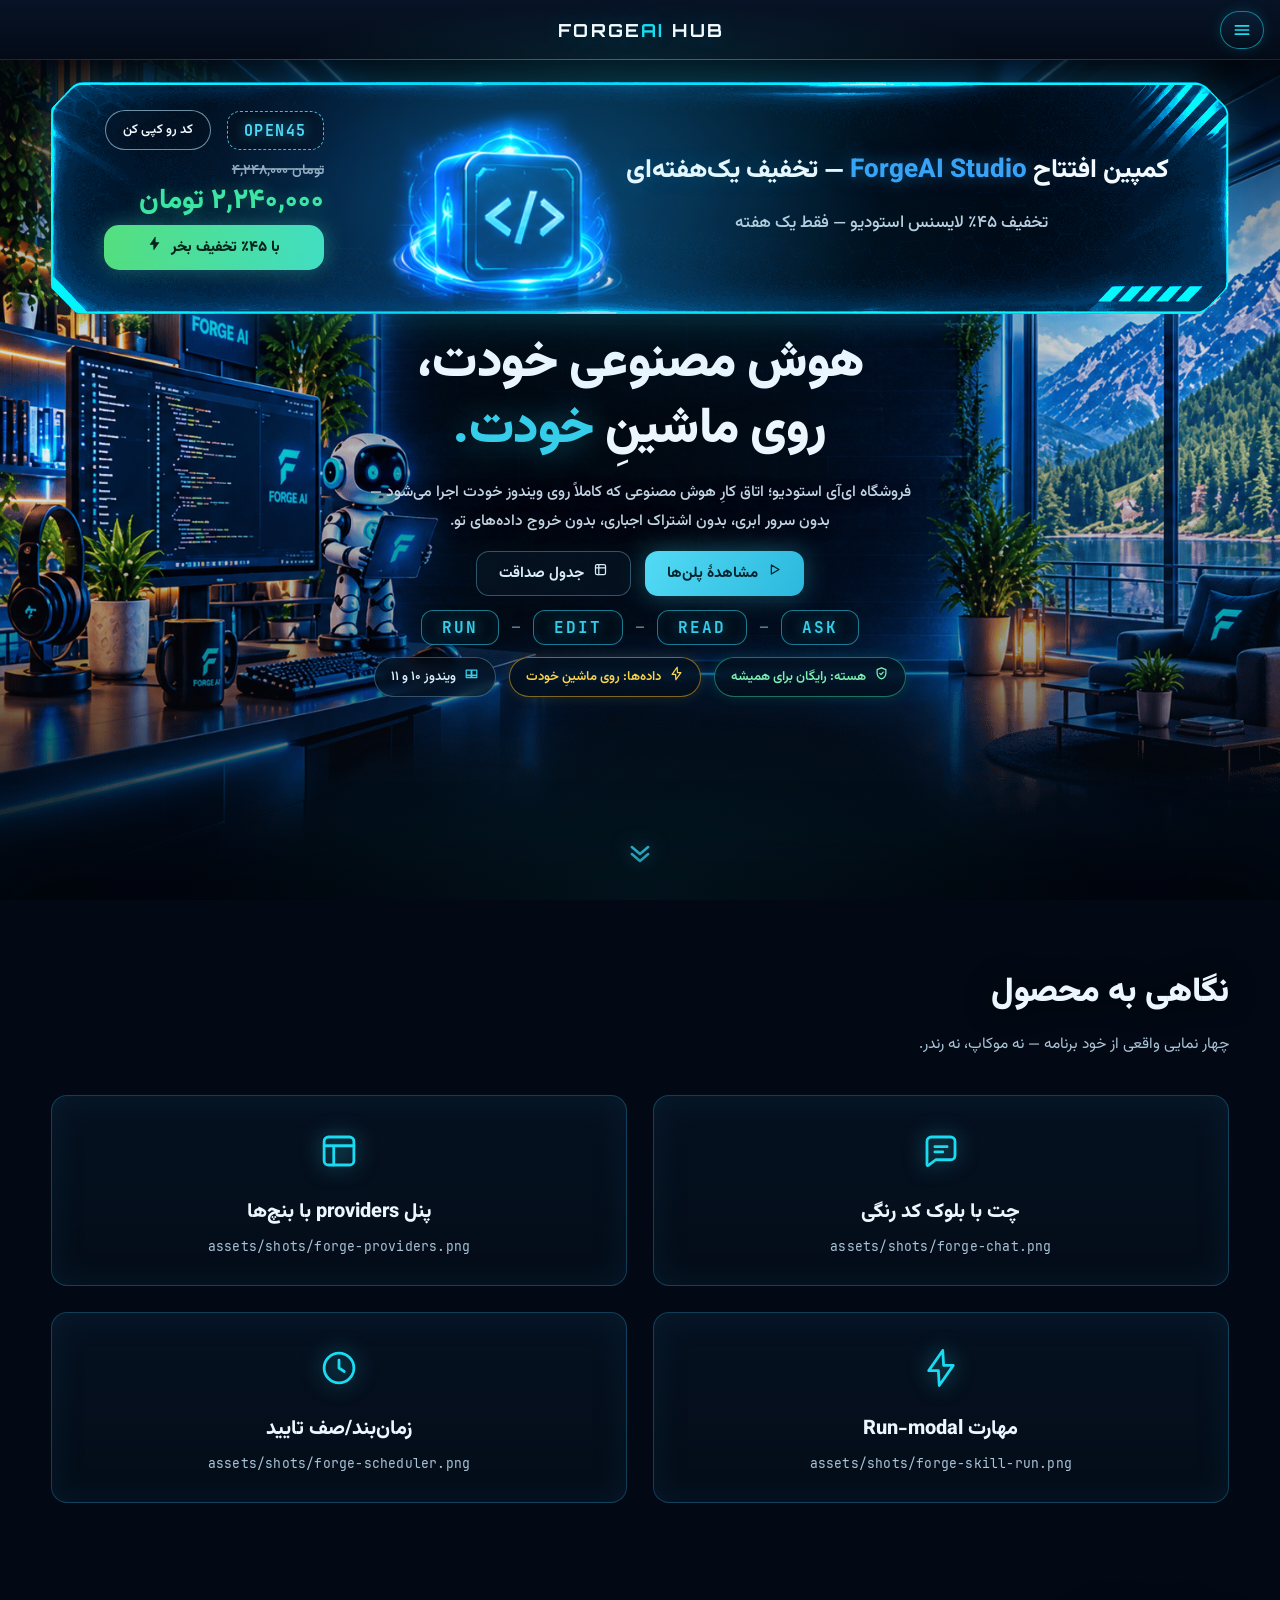
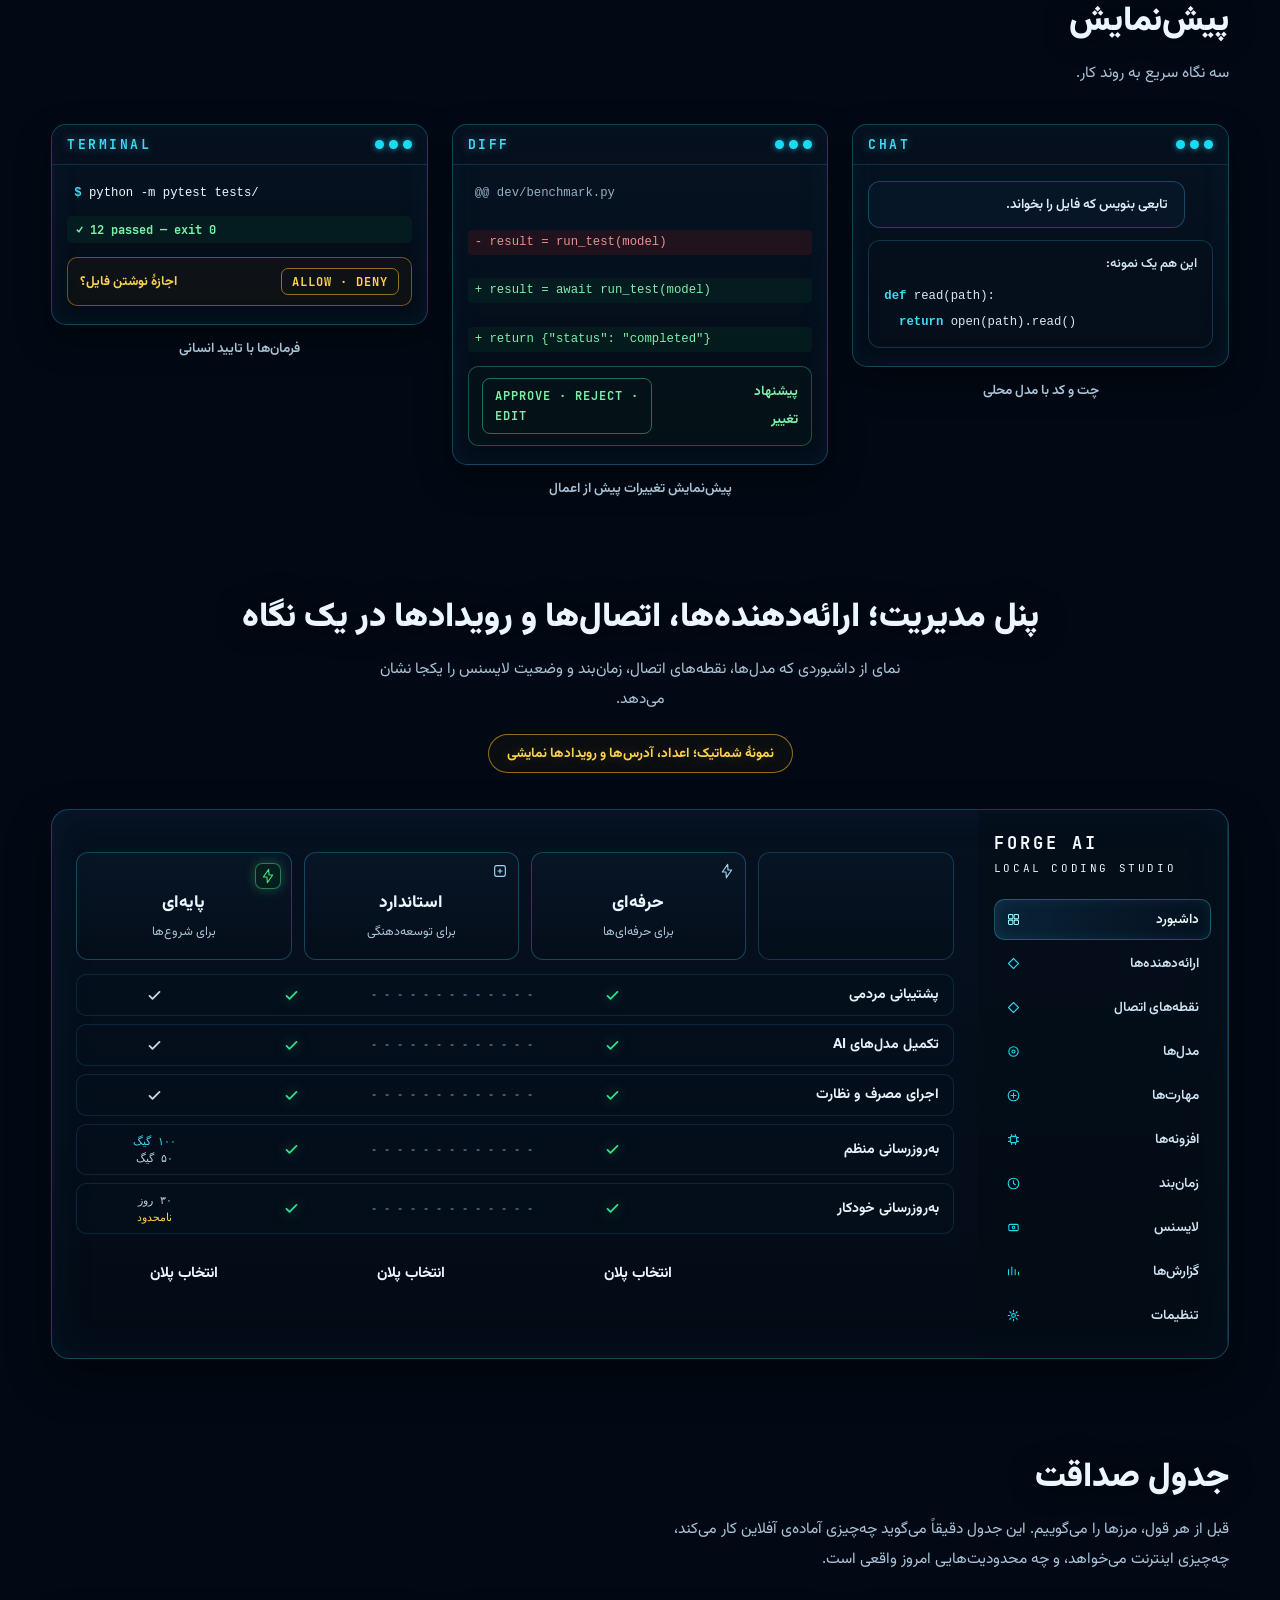
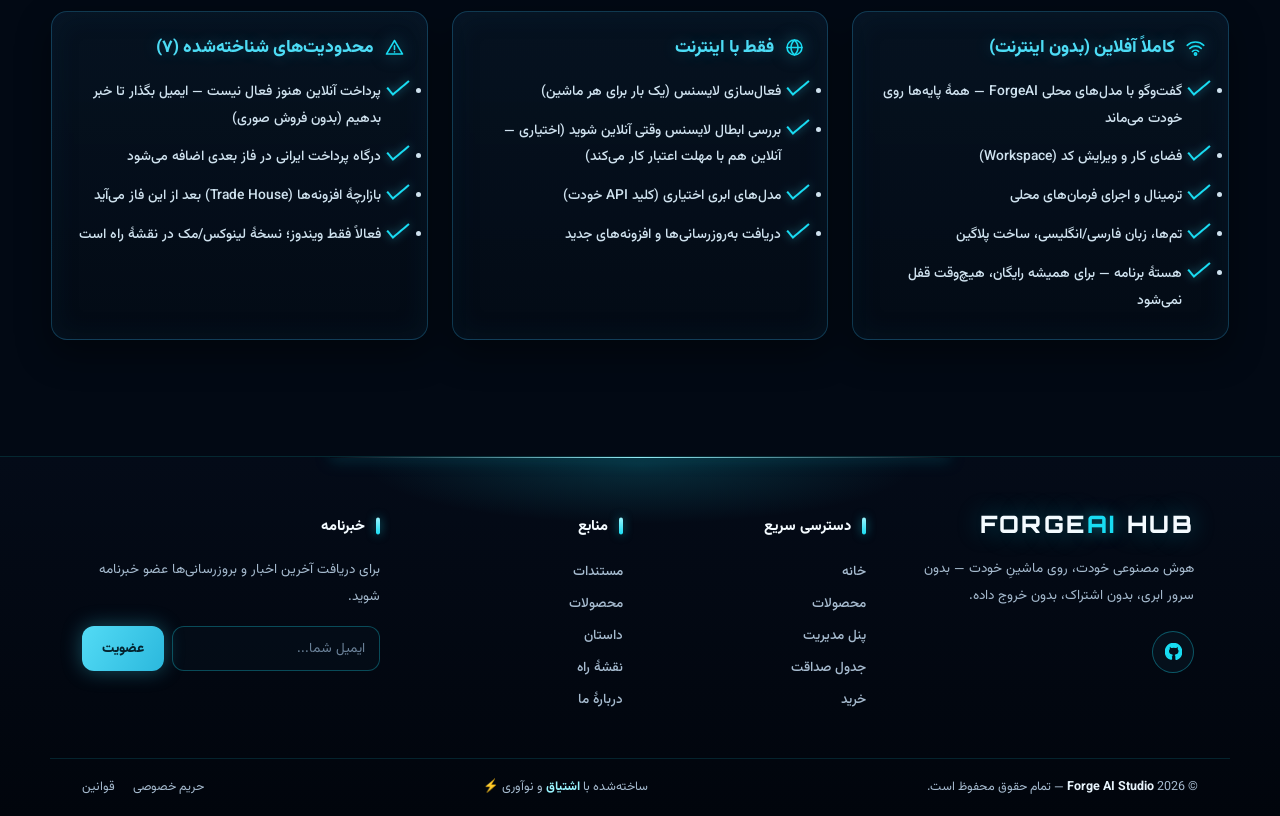
<file: index.html>
<!DOCTYPE html>
<html lang="fa" dir="rtl">
<head>
<meta charset="UTF-8">
<meta name="viewport" content="width=device-width, initial-scale=1.0">
<title>FORGEAI HUB — هوش مصنوعیِ خودت، روی ماشینِ خودت | LYTKUH STUDIO</title>
<meta name="description" content="LYTKUH STUDIO — استودیوی نرم‌افزار هوشمند. ForgeAI Studio: هوش مصنوعی لوکال روی کامپیوتر خودت — بدون اشتراک، بدون ارسال داده، بدون تحریم.">
<link rel="icon" href="favicon.png" type="image/png">
<meta property="og:site_name" content="LYTKUH STUDIO">
<meta property="og:type" content="website">
<meta property="og:title" content="FORGEAI HUB — هوش مصنوعیِ خودت، روی ماشینِ خودت">
<meta property="og:description" content="ForgeAI Studio: هوش مصنوعی لوکال روی کامپیوتر خودت — بدون اشتراک، بدون ارسال داده، بدون تحریم.">
<meta property="og:url" content="https://lytkuh.github.io/">
<meta property="og:image" content="https://lytkuh.github.io/assets/images/og-image.jpg">
<meta name="twitter:card" content="summary_large_image">
<link rel="stylesheet" href="assets/css/main.css">
<link rel="preconnect" href="https://fonts.googleapis.com">
<link rel="preconnect" href="https://fonts.gstatic.com" crossorigin>
<link href="https://fonts.googleapis.com/css2?family=Orbitron:wght@700;800&display=swap" rel="stylesheet">
</head>
<body>
<!-- ═══ هدر — ناوبار کوک‌پیت ═══ -->
<div id="app" dir="rtl" lang="fa">
<header class="bar" id="bar">
    <div class="bar-inner">

      <svg class="tab" viewBox="0 0 520 64" preserveAspectRatio="none" aria-hidden="true" focusable="false">
        <defs>
          <linearGradient id="gStroke" gradientUnits="userSpaceOnUse" x1="0" y1="0" x2="520" y2="0">
            <stop offset="0" stop-color="#19dcf2" stop-opacity="0"/>
            <stop offset="0.16" stop-color="#19dcf2" stop-opacity="0.45"/>
            <stop offset="0.34" stop-color="#19dcf2" stop-opacity="0.65"/>
            <stop offset="0.5" stop-color="#a5f7ff" stop-opacity="1"/>
            <stop offset="0.66" stop-color="#19dcf2" stop-opacity="0.65"/>
            <stop offset="0.84" stop-color="#19dcf2" stop-opacity="0.45"/>
            <stop offset="1" stop-color="#19dcf2" stop-opacity="0"/>
          </linearGradient>
          <linearGradient id="gFill" x1="0" y1="0" x2="0" y2="1">
            <stop offset="0" stop-color="#19dcf2" stop-opacity="0"/>
            <stop offset="1" stop-color="#19dcf2" stop-opacity="0.11"/>
          </linearGradient>
          <filter id="gBlur" x="-10%" y="-80%" width="120%" height="260%"><feGaussianBlur stdDeviation="3.2"/></filter>
          <filter id="gBlur2" x="-50%" y="-300%" width="200%" height="700%"><feGaussianBlur stdDeviation="2"/></filter>
        </defs>
        <path d="M0 14 H80 Q88 14 93 19 L137 57 Q141 61 147 61 H373 Q379 61 383 57 L427 19 Q432 14 440 14 H520" fill="none" stroke="url(#gStroke)" stroke-width="5" opacity="0.5" filter="url(#gBlur)" vector-effect="non-scaling-stroke"/>
        <path d="M0 14 H80 Q88 14 93 19 L137 57 Q141 61 147 61 H373 Q379 61 383 57 L427 19 Q432 14 440 14 H520" fill="none" stroke="url(#gStroke)" stroke-width="1.5" stroke-linejoin="round" vector-effect="non-scaling-stroke"/>
        <ellipse class="dot" cx="260" cy="61" rx="18" ry="2" fill="#d4fcff" filter="url(#gBlur2)"/>
      </svg>

      <button class="burger" id="burger" type="button" aria-expanded="false" aria-controls="menu" aria-label="باز کردن منو">
        <svg viewBox="0 0 24 24" aria-hidden="true"><path class="b-open" d="M4 7h16M4 12h16M4 17h16"/><path class="b-close" d="M6 6l12 12M18 6 6 18"/></svg>
      </button>

      <a class="logo" href="index.html" aria-label="FORGEAI HUB">FORGE<span>AI</span> HUB</a>

      <nav class="menu" id="menu" aria-label="Main">

        <ul class="primary">
          <li><a class="item" href="index.html" data-key="home" aria-current="page">
            <svg viewBox="0 0 24 24" aria-hidden="true"><path d="M3 10.5 12 3l9 7.5V20a1 1 0 0 1-1 1h-5v-6H9v6H4a1 1 0 0 1-1-1z"/></svg>
            <span data-fa="خانه" data-en="Home">خانه</span></a></li>
          <li><a class="item" href="index.html#features" data-key="products">
            <svg viewBox="0 0 24 24" aria-hidden="true"><path d="m7.5 4.27 9 5.15"/><path d="M21 8a2 2 0 0 0-1-1.73l-7-4a2 2 0 0 0-2 0l-7 4A2 2 0 0 0 3 8v8a2 2 0 0 0 1 1.73l7 4a2 2 0 0 0 2 0l7-4A2 2 0 0 0 21 16Z"/><path d="m3.3 7 8.7 5 8.7-5"/><path d="M12 22V12"/></svg>
            <span data-fa="محصولات" data-en="Products">محصولات</span></a></li>
          <li class="nav-drop">
            <a class="item" href="#"><svg viewBox="0 0 24 24"><path d="M12 3a8 8 0 0 0-8 8v5a3 3 0 0 0 3 3h1.5v-7H6v-1a6 6 0 0 1 12 0v1h-2.5v7H17a3 3 0 0 0 3-3v-5a8 8 0 0 0-8-8z"/></svg><span>پشتیبانی</span><svg class="ic--chev" viewBox="0 0 24 24"><path d="m6 9 6 6 6-6"/></svg></a>
            <div class="drop-wrap">
              <ul class="drop-panel">
                <li><a href="roadmap.html"><span class="ic"><svg viewBox="0 0 24 24"><path d="M12 21s-7-5.1-7-11a7 7 0 0 1 14 0c0 5.9-7 11-7 11zm0-8.5a2.5 2.5 0 1 0 0-5 2.5 2.5 0 0 0 0 5z" fill-rule="evenodd"/></svg></span>نقشهٔ راه</a></li>
                <li><a href="story.html"><span class="ic"><svg viewBox="0 0 24 24"><path d="M4 19.5A2.5 2.5 0 0 1 6.5 17H20V3H6.5A2.5 2.5 0 0 0 4 5.5v14z"/></svg></span>داستان</a></li>
                <li><a href="https://lytkuh.ir/guide" target="_blank" rel="noopener"><span class="ic"><svg viewBox="0 0 24 24"><path d="M12 2a10 10 0 1 0 .001 20.001A10 10 0 0 0 12 2zm1.4 6.4h-2.8V5.8h2.8v2.6zM9.3 10.2h3.5v8h-3.5z" fill-rule="evenodd"/></svg></span>راهنما</a></li>
              </ul>
            </div>
          </li>
          <li><a class="item" href="about.html" data-key="about">
            <svg viewBox="0 0 24 24" aria-hidden="true"><circle cx="12" cy="12" r="10"/><path d="M12 16v-4"/><path d="M12 8h.01"/></svg>
            <span data-fa="درباره ما" data-en="About">درباره ما</span></a></li>
          <li><a class="item" href="index.html#panel" data-key="cart">
            <svg viewBox="0 0 24 24" aria-hidden="true"><circle cx="8" cy="21" r="1"/><circle cx="19" cy="21" r="1"/><path d="M2.05 2.05h2l2.66 12.42a2 2 0 0 0 2 1.58h9.78a2 2 0 0 0 1.95-1.57l1.65-7.43H5.12"/></svg>
            <span data-fa="خرید" data-en="Cart">خرید</span></a></li>
        </ul>

        <div class="util">
          <a class="item pill" href="#" data-key="exit">
            <svg class="flip" viewBox="0 0 24 24" aria-hidden="true"><path d="M9 21H5a2 2 0 0 1-2-2V5a2 2 0 0 1 2-2h4"/><path d="m16 17 5-5-5-5"/><path d="M21 12H9"/></svg>
            <span data-fa="خروج" data-en="Exit">خروج</span></a>
          <span class="sep" aria-hidden="true"></span>
          <a class="item pill" href="about.html" data-key="about2">
            <svg viewBox="0 0 24 24" aria-hidden="true"><circle cx="12" cy="12" r="10"/><path d="M12 16v-4"/><path d="M12 8h.01"/></svg>
            <span data-fa="درباره ما" data-en="About">درباره ما</span></a>
          <a class="item pill" href="https://lytkuh.ir/guide" target="_blank" rel="noopener" data-key="guide2">
            <svg viewBox="0 0 24 24" aria-hidden="true"><path d="M14.106 5.553a2 2 0 0 0 1.788 0l3.659-1.83A1 1 0 0 1 21 4.619v12.764a1 1 0 0 1-.553.894l-4.553 2.277a2 2 0 0 1-1.788 0l-4.212-2.106a2 2 0 0 0-1.788 0l-3.659 1.83A1 1 0 0 1 3 19.381V6.618a1 1 0 0 1 .553-.894l4.553-2.277a2 2 0 0 1 1.788 0z"/><path d="M15 5.764v15"/><path d="M9 3.236v15"/></svg>
            <span data-fa="راهنما" data-en="Guide">راهنما</span></a>
          <span class="sep" aria-hidden="true"></span>
          <a class="item pill strong" href="#" data-key="lang">
            <svg viewBox="0 0 24 24" aria-hidden="true"><path d="M12 2a10 10 0 1 0 .001 20.001A10 10 0 0 0 12 2zm4.3 6.2h-2.9c-.3-1.6-.9-3-1.7-4 2 .6 3.7 2.1 4.6 4zM12 4.9c.9 1 1.6 2.4 2 4.3h-4c.4-1.9 1.1-3.3 2-4.3zM5.2 10.2h1.2c.1 1.4.4 2.8.8 4-1-.9-1.7-2.4-2-4zm0 3.6h1.2c.1 1.4.4 2.8.8 4-1-.9-1.7-2.4-2-4zm2.5 0h8.6c-.5 3.2-2.3 6-4.3 6s-3.8-2.8-4.3-6zm9.9 0h1.2c-.3 1.6-1 3.1-2 4 .4-1.2.7-2.6.8-4zm0-3.6c-.1-1.4-.4-2.8-.8-4 1 .9 1.7 2.4 2 4h-1.2z" fill-rule="evenodd"/></svg>
            <span data-fa="English" data-en="فارسی">English</span></a>
        </div>

      </nav>
    </div>
  </header>


<!-- ═══════════════ HERO ═══════════════ -->
<section class="hero" id="hero">
  <div class="hero-bg" role="img" aria-label="اتاق کار هوش مصنوعی فورج"></div>
  <div class="hero-vignette"></div>

  <div class="container">

    <!-- بنر کمپین -->
    <div class="promo" id="promo">
      <img class="promo-frame" src="assets/images/border.png" alt="" aria-hidden="true" draggable="false">
      <div class="promo-in">

        <div class="promo-text">
          <h2 class="promo-title">کمپین افتتاح <span class="accent" dir="ltr">ForgeAI Studio</span> — تخفیف یک‌هفته‌ای</h2>
          <p class="promo-sub">تخفیف ۴۵٪ لایسنس استودیو — فقط یک هفته</p>
        </div>

        <div class="promo-cube">
          <img src="assets/images/b.png" alt="مکعب کد فورج" draggable="false">
        </div>

        <div class="promo-code">
          <div class="promo-code-row">
            <span class="promo-chip" dir="ltr">OPEN45</span>
            <button class="promo-copy" id="copyCode" type="button">کد رو کپی کن</button>
          </div>
          <p class="promo-price promo-price--old"><s>تومان ۴,۲۴۸,۰۰۰</s></p>
          <p class="promo-price promo-price--new">۲,۲۴۰,۰۰۰ تومان</p>
          <a class="promo-buy" href="https://lytkuh.ir/offer/open45" target="_blank" rel="noopener">
            با ۴۵٪ تخفیف بخر
            <span class="ic"><svg viewBox="0 0 24 24"><path d="M13 2 5 13.5h5.5L11 22l8-11.5h-5.5z"/></svg></span>
          </a>
        </div>
      </div>
    </div>

    <!-- متن هیرو -->
    <div class="hero-copy">
      <h1 class="hero-title">
        <span class="line">هوش مصنوعی خودت،</span>
        <span class="line">روی ماشینِ <span class="accent">خودت.</span></span>
      </h1>
      <p class="hero-lead">
        فروشگاه ای‌آی استودیو؛ اتاق کارِ هوش مصنوعی که کاملاً روی ویندوز خودت اجرا می‌شود —
        <br>
        بدون سرور ابری، بدون اشتراک اجباری، بدون خروج داده‌های تو.
      </p>

      <div class="hero-actions">
        <a class="btn btn--solid" href="#panel">
          <span class="ic"><svg viewBox="0 0 24 24"><path d="M7 4.8v14.4L19.2 12z"/></svg></span>
          مشاهدهٔ پلن‌ها
        </a>
        <a class="btn btn--ghost" href="#truth">
          <span class="ic"><svg viewBox="0 0 24 24"><rect x="4" y="4" width="16" height="16" rx="2.5"/><path d="M4 9.3h16M9.3 4v16"/></svg></span>
          جدول صداقت
        </a>
      </div>

      <div class="hero-verbs" dir="ltr">
        <span class="verb">RUN</span><span class="dash">–</span>
        <span class="verb">EDIT</span><span class="dash">–</span>
        <span class="verb">READ</span><span class="dash">–</span>
        <span class="verb">ASK</span>
      </div>

      <div class="hero-badges">
        <span class="badge badge--green">
          <span class="ic"><svg viewBox="0 0 24 24"><path d="M12 3 5 5.8v5.4c0 4.4 3 8.1 7 9.3 4-1.2 7-4.9 7-9.3V5.8z"/><path d="m9.2 11.8 2 2 3.6-4"/></svg></span>
          هسته: رایگان برای همیشه
        </span>
        <span class="badge badge--yellow">
          <span class="ic"><svg viewBox="0 0 24 24"><path d="M13 2 5 13.5h5.5L11 22l8-11.5h-5.5z"/></svg></span>
          داده‌ها: روی ماشینِ خودت
        </span>
        <span class="badge badge--cyan">
          <span class="ic"><svg viewBox="0 0 24 24"><path d="M3.5 6.5h8v8h-8zM12.5 6.5h8v8h-8zM3.5 15.5h8v3h-8zM12.5 15.5h8v3h-8z"/></svg></span>
          ویندوز ۱۰ و ۱۱
        </span>
      </div>
    </div>

    <button class="hero-scroll" id="heroScroll" type="button" aria-label="اسکرول به پایین">
      <svg viewBox="0 0 24 24"><path d="m5 6 7 6 7-6"/><path d="m5 12 7 6 7-6"/></svg>
    </button>
  </div>
</section>

<div class="sheet">
<section class="section" id="features">
    <div class="container">
      <header class="section-head reveal">
        <h2 class="section-title">نگاهی به محصول</h2>
        <p class="section-sub">چهار نمایی واقعی از خود برنامه — نه موکاپ، نه رندر.</p>
      </header>

      <div class="feature-grid">
        <article class="feature-card reveal">
          <span class="feature-ic"><svg viewBox="0 0 24 24"><path d="M4 6.5A2.5 2.5 0 0 1 6.5 4h11A2.5 2.5 0 0 1 20 6.5v8a2.5 2.5 0 0 1-2.5 2.5H9l-4.2 3.2a.5.5 0 0 1-.8-.4z"/><path d="M8.5 9.5h7M8.5 12.5h4.5"/></svg></span>
          <h3 class="feature-title">چت با بلوک کد رنگی</h3>
          <p class="feature-path" dir="ltr">assets/shots/forge-chat.png</p>
        </article>

        <article class="feature-card reveal">
          <span class="feature-ic"><svg viewBox="0 0 24 24"><rect x="3.5" y="4" width="17" height="16" rx="2.5"/><path d="M3.5 9h17M9 9v11"/></svg></span>
          <h3 class="feature-title">پنل <span dir="ltr">providers</span> با بنچ‌ها</h3>
          <p class="feature-path" dir="ltr">assets/shots/forge-providers.png</p>
        </article>

        <article class="feature-card reveal">
          <span class="feature-ic"><svg viewBox="0 0 24 24"><path d="M13 2 5 13.5h5.5L11 22l8-11.5h-5.5z"/></svg></span>
          <h3 class="feature-title">مهارت <span dir="ltr">Run-modal</span></h3>
          <p class="feature-path" dir="ltr">assets/shots/forge-skill-run.png</p>
        </article>

        <article class="feature-card reveal">
          <span class="feature-ic"><svg viewBox="0 0 24 24"><circle cx="12" cy="12" r="8.5"/><path d="M12 7.5V12l3 2"/></svg></span>
          <h3 class="feature-title">زمان‌بند/صف تایید</h3>
          <p class="feature-path" dir="ltr">assets/shots/forge-scheduler.png</p>
        </article>
      </div>
    </div>
  </section>

  <!-- ═══════════ PREVIEW ═══════════ -->
  <section class="section" id="preview">
    <div class="container">
      <header class="section-head reveal">
        <h2 class="section-title">پیش‌نمایش</h2>
        <p class="section-sub">سه نگاه سریع به روند کار.</p>
      </header>

      <div class="preview-grid">

        <!-- CHAT -->
        <figure class="term-fig reveal">
          <div class="term">
          <div class="term-head">
            <span class="term-dots" dir="ltr"><i></i><i></i><i></i></span>
            <span class="term-label" dir="ltr">CHAT</span>
          </div><div class="term-body">
            <div class="chat-bubble">تابعی بنویس که فایل را بخواند.</div>
            <div class="chat-reply">
              <p class="chat-note">این هم یک نمونه:</p>
              <pre class="chat-code" dir="ltr"><code><span class="tok-kw">def</span> read(path):
  <span class="tok-kw">return</span> open(path).read()</code></pre>
            </div>
          </div>
          </div>
          <figcaption class="term-caption">چت و کد با مدل محلی</figcaption>
        </figure>

        <!-- DIFF -->
        <figure class="term-fig reveal">
          <div class="term">
          <div class="term-head">
            <span class="term-dots" dir="ltr"><i></i><i></i><i></i></span>
            <span class="term-label" dir="ltr">DIFF</span>
          </div><div class="term-body">
            <pre class="term-lines" dir="ltr"><code><span class="ln ln-meta">@@ dev/benchmark.py</span>
<span class="ln ln-del">- result = run_test(model)</span>
<span class="ln ln-add">+ result = await run_test(model)</span>
<span class="ln ln-add">+ return {"status": "completed"}</span></code></pre>
            <div class="diff-actions">
              <div class="diff-verdict">
                <span>پیشنهاد</span>
                <span>تغییر</span>
              </div>
              <div class="diff-chip" dir="ltr">APPROVE · REJECT ·<br>EDIT</div>
            </div>
          </div>
          </div>
          <figcaption class="term-caption">پیش‌نمایش تغییرات پیش از اعمال</figcaption>
        </figure>

        <!-- TERMINAL -->
        <figure class="term-fig reveal">
          <div class="term">
          <div class="term-head">
            <span class="term-dots" dir="ltr"><i></i><i></i><i></i></span>
            <span class="term-label" dir="ltr">TERMINAL</span>
          </div><div class="term-body">
            <pre class="term-lines" dir="ltr"><code><span class="ln"><span class="tok-ps">$</span> python -m pytest tests/</span></code></pre>
            <p class="term-ok" dir="ltr">✓ 12 passed — exit 0</p>
            <div class="term-ask">
              <span class="term-allow" dir="ltr">ALLOW · DENY</span>
              <span class="term-q">اجازهٔ نوشتن فایل؟</span>
            </div>
          </div>
          </div>
          <figcaption class="term-caption">فرمان‌ها با تایید انسانی</figcaption>
        </figure>

      </div>
    </div>
  </section>

  <!-- ═══════════ PANEL ═══════════ -->
  <section class="section" id="panel">
    <div class="container">
      <header class="section-head reveal">
        <h2 class="section-title">پنل مدیریت؛ ارائه‌دهنده‌ها، اتصال‌ها و رویدادها در یک نگاه</h2>
        <p class="section-sub">نمای از داشبوردی که مدل‌ها، نقطه‌های اتصال، زمان‌بند و وضعیت لایسنس را یکجا نشان می‌دهد.</p>
        <p class="notice reveal">نمونهٔ شماتیک؛ اعداد، آدرس‌ها و رویدادها نمایشی</p>
      </header>

      <div class="panel reveal">
        <aside class="panel-side">
          <div class="panel-brand">
            <strong dir="ltr">FORGE AI</strong>
            <span dir="ltr">LOCAL CODING STUDIO</span>
          </div>
          <nav class="panel-menu">
            <a class="pm-item is-active" href="#panel"><span class="pm-label">داشبورد</span><span class="pm-ic"><svg viewBox="0 0 24 24"><rect x="4" y="4" width="7" height="7" rx="1.5"/><rect x="13" y="4" width="7" height="7" rx="1.5"/><rect x="4" y="13" width="7" height="7" rx="1.5"/><rect x="13" y="13" width="7" height="7" rx="1.5"/></svg></span></a>
            <a class="pm-item" href="#panel"><span class="pm-label">ارائه‌دهنده‌ها</span><span class="pm-ic"><svg viewBox="0 0 24 24"><path d="M12 4 20 12 12 20 4 12z"/></svg></span></a>
            <a class="pm-item" href="#panel"><span class="pm-label">نقطه‌های اتصال</span><span class="pm-ic"><svg viewBox="0 0 24 24"><path d="M12 4 20 12 12 20 4 12z"/></svg></span></a>
            <a class="pm-item" href="#panel"><span class="pm-label">مدل‌ها</span><span class="pm-ic"><svg viewBox="0 0 24 24"><circle cx="12" cy="12" r="7.5"/><circle cx="12" cy="12" r="2.5"/></svg></span></a>
            <a class="pm-item" href="#panel"><span class="pm-label">مهارت‌ها</span><span class="pm-ic"><svg viewBox="0 0 24 24"><circle cx="12" cy="12" r="8.5"/><path d="M12 8v8M8 12h8"/></svg></span></a>
            <a class="pm-item" href="#panel"><span class="pm-label">افزونه‌ها</span><span class="pm-ic"><svg viewBox="0 0 24 24"><path d="M9 4v3M15 4v3M9 17v3M15 17v3M4 9h3M4 15h3M17 9h3M17 15h3"/><rect x="7" y="7" width="10" height="10" rx="2"/></svg></span></a>
            <a class="pm-item" href="#panel"><span class="pm-label">زمان‌بند</span><span class="pm-ic"><svg viewBox="0 0 24 24"><circle cx="12" cy="12" r="8.5"/><path d="M12 7.5V12l3 2"/></svg></span></a>
            <a class="pm-item" href="#panel"><span class="pm-label">لایسنس</span><span class="pm-ic"><svg viewBox="0 0 24 24"><rect x="4.5" y="7" width="15" height="10" rx="2"/><circle cx="12" cy="12" r="2"/></svg></span></a>
            <a class="pm-item" href="#panel"><span class="pm-label">گزارش‌ها</span><span class="pm-ic"><svg viewBox="0 0 24 24"><path d="M4 17V9M9.3 17V5M14.7 17v-8M20 17v-4"/></svg></span></a>
            <a class="pm-item" href="#panel"><span class="pm-label">تنظیمات</span><span class="pm-ic"><svg viewBox="0 0 24 24"><circle cx="12" cy="12" r="3"/><path d="M12 3.5v2.6M12 17.9v2.6M3.5 12h2.6M17.9 12h2.6M6 6l1.9 1.9M16.1 16.1 18 18M18 6l-1.9 1.9M7.9 16.1 6 18"/></svg></span></a>
          </nav>
        </aside>

        <div class="panel-main">

          <div class="plan-row" id="tab-plans">
            <div class="plan-card plan-card--empty" aria-hidden="true"></div>
            <div class="plan-card">
              <span class="plan-ic"><svg viewBox="0 0 24 24"><path d="M13 2 5 13.5h5.5L11 22l8-11.5h-5.5z"/></svg></span>
              <h4>حرفه‌ای</h4>
              <p>برای حرفه‌ای‌ها</p>
            </div>
            <div class="plan-card">
              <span class="plan-ic"><svg viewBox="0 0 24 24"><rect x="4" y="4" width="16" height="16" rx="3"/><path d="M9 12h6M12 9v6"/></svg></span>
              <h4>استاندارد</h4>
              <p>برای توسعه‌دهنگی</p>
            </div>
            <div class="plan-card">
              <span class="plan-ic plan-ic--green"><svg viewBox="0 0 24 24"><path d="M13 2 5 13.5h5.5L11 22l8-11.5h-5.5z"/></svg></span>
              <h4>پایه‌ای</h4>
              <p>برای شروع‌ها</p>
            </div>
          </div>

          <div class="check-table">
            <div class="check-row">
              <p class="check-label">پشتیبانی مردمی</p>
              <span class="mark mark--green"><svg viewBox="0 0 24 24"><path d="m5 12.5 4.2 4.2L19 7"/></svg></span>
              <span class="dots"></span>
              <span class="mark mark--green"><svg viewBox="0 0 24 24"><path d="m5 12.5 4.2 4.2L19 7"/></svg></span>
              <span class="mark mark--white"><svg viewBox="0 0 24 24"><path d="m5 12.5 4.2 4.2L19 7"/></svg></span>
            </div>
            <div class="check-row">
              <p class="check-label">تکمیل مدل‌های <span dir="ltr">AI</span></p>
              <span class="mark mark--green"><svg viewBox="0 0 24 24"><path d="m5 12.5 4.2 4.2L19 7"/></svg></span>
              <span class="dots"></span>
              <span class="mark mark--green"><svg viewBox="0 0 24 24"><path d="m5 12.5 4.2 4.2L19 7"/></svg></span>
              <span class="mark mark--white"><svg viewBox="0 0 24 24"><path d="m5 12.5 4.2 4.2L19 7"/></svg></span>
            </div>
            <div class="check-row">
              <p class="check-label">اجرای مصرف و نظارت</p>
              <span class="mark mark--green"><svg viewBox="0 0 24 24"><path d="m5 12.5 4.2 4.2L19 7"/></svg></span>
              <span class="dots"></span>
              <span class="mark mark--green"><svg viewBox="0 0 24 24"><path d="m5 12.5 4.2 4.2L19 7"/></svg></span>
              <span class="mark mark--white"><svg viewBox="0 0 24 24"><path d="m5 12.5 4.2 4.2L19 7"/></svg></span>
            </div>
            <div class="check-row">
              <p class="check-label">به‌روزرسانی منظم</p>
              <span class="mark mark--green"><svg viewBox="0 0 24 24"><path d="m5 12.5 4.2 4.2L19 7"/></svg></span>
              <span class="dots"></span>
              <span class="mark mark--green"><svg viewBox="0 0 24 24"><path d="m5 12.5 4.2 4.2L19 7"/></svg></span>
              <span class="cell-vals"><span class="cv cv--cyan">۱۰۰ گیگ</span><span class="cv">۵۰ گیگ</span></span>
            </div>
            <div class="check-row">
              <p class="check-label">به‌روزرسانی خودکار</p>
              <span class="mark mark--green"><svg viewBox="0 0 24 24"><path d="m5 12.5 4.2 4.2L19 7"/></svg></span>
              <span class="dots"></span>
              <span class="mark mark--green"><svg viewBox="0 0 24 24"><path d="m5 12.5 4.2 4.2L19 7"/></svg></span>
              <span class="cell-vals"><span class="cv">۳۰ روز</span><span class="cv cv--yellow">نامحدود</span></span>
            </div>
          </div>

          <div class="plan-actions">
            <a class="btn btn--outline btn--sm" href="#panel">انتخاب پلان</a>
            <a class="btn btn--outline btn--sm" href="#panel">انتخاب پلان</a>
            <a class="btn btn--outline btn--sm" href="#panel">انتخاب پلان</a>
          </div>
        </div>
      </div>
    </div>
  </section>

  <!-- ═══════════ TRUTH TABLE ═══════════ -->
  <section class="section" id="truth">
    <div class="container">
      <header class="section-head reveal">
        <h2 class="section-title">جدول صداقت</h2>
        <p class="section-sub section-sub--wide">قبل از هر قول، مرزها را می‌گوییم. این جدول دقیقاً می‌گوید چه‌چیزی آماده‌ی آفلاین کار می‌کند، چه‌چیزی اینترنت می‌خواهد، و چه محدودیت‌هایی امروز واقعی است.</p>
      </header>

      <div class="truth-grid">
        <article class="truth-card reveal">
          <h3 class="truth-title">
            <span class="truth-ic"><svg viewBox="0 0 24 24"><path d="M2.5 9.5a14 14 0 0 1 19 0M5.5 13a9.5 9.5 0 0 1 13 0M8.5 16.5a5 5 0 0 1 7 0"/><circle cx="12" cy="19.4" r="1.3"/></svg></span>
            کاملاً آفلاین (بدون اینترنت)
          </h3>
          <ul class="truth-list">
            <li>گفت‌وگو با مدل‌های محلی <span dir="ltr">ForgeAI</span> — همهٔ پایه‌ها روی خودت می‌ماند</li>
            <li>فضای کار و ویرایش کد <span dir="ltr">(Workspace)</span></li>
            <li>ترمینال و اجرای فرمان‌های محلی</li>
            <li>تم‌ها، زبان فارسی/انگلیسی، ساخت پلاگین</li>
            <li>هستهٔ برنامه — برای همیشه رایگان، هیچ‌وقت قفل نمی‌شود</li>
          </ul>
        </article>

        <article class="truth-card reveal">
          <h3 class="truth-title">
            <span class="truth-ic"><svg viewBox="0 0 24 24"><circle cx="12" cy="12" r="8.5"/><path d="M3.5 12h17M12 3.5c2.6 2.3 4 5.2 4 8.5s-1.4 6.2-4 8.5c-2.6-2.3-4-5.2-4-8.5s1.4-6.2 4-8.5z"/></svg></span>
            فقط با اینترنت
          </h3>
          <ul class="truth-list">
            <li>فعال‌سازی لایسنس (یک بار برای هر ماشین)</li>
            <li>بررسی ابطال لایسنس وقتی آنلاین شوید (اختیاری — آنلاین هم با مهلت اعتبار کار می‌کند)</li>
            <li>مدل‌های ابری اختیاری (کلید <span dir="ltr">API</span> خودت)</li>
            <li>دریافت به‌روزرسانی‌ها و افزونه‌های جدید</li>
          </ul>
        </article>

        <article class="truth-card reveal">
          <h3 class="truth-title">
            <span class="truth-ic"><svg viewBox="0 0 24 24"><path d="M12 4 2.8 19.5h18.4z"/><path d="M12 10v4.2M12 16.8v.2"/></svg></span>
            محدودیت‌های شناخته‌شده (۷)
          </h3>
          <ul class="truth-list">
            <li>پرداخت آنلاین هنوز فعال نیست — ایمیل بگذار تا خبر بدهیم (بدون فروش صوری)</li>
            <li>درگاه پرداخت ایرانی در فاز بعدی اضافه می‌شود</li>
            <li>بازارچهٔ افزونه‌ها <span dir="ltr">(Trade House)</span> بعد از این فاز می‌آید</li>
            <li>فعالاً فقط ویندوز؛ نسخهٔ لینوکس/مک در نقشهٔ راه است</li>
          </ul>
        </article>
      </div>
    </div>
  </section>

<!-- مشبک شش‌ضلعی (طرح کاربر) -->
<i class="mesh" aria-hidden="true"></i>

<!-- ═══════════ فوتر نئون تمام‌عرض ═══════════ -->
<footer class="footer" id="footer">
  <div class="footer-glow" aria-hidden="true"></div>

  <div class="footer-in">
    <div class="footer-brand">
      <a class="footer-logo" href="#hero" dir="ltr">FORGE<b>AI</b> HUB</a>
      <p class="footer-tag">هوش مصنوعی خودت، روی ماشینِ خودت — بدون سرور ابری، بدون اشتراک، بدون خروج داده.</p>
      <div class="footer-soc">
        <a class="soc" href="https://github.com/lytkuh" target="_blank" rel="noopener" aria-label="گیت‌هاب"><svg viewBox="0 0 24 24"><path d="M12 .5C5.65.5.5 5.65.5 12c0 5.1 3.3 9.4 7.9 10.9.6.1.8-.3.8-.6v-2c-3.2.7-3.9-1.4-3.9-1.4-.5-1.3-1.3-1.7-1.3-1.7-1-.7.1-.7.1-.7 1.2.1 1.8 1.2 1.8 1.2 1 1.8 2.8 1.3 3.5 1 .1-.8.4-1.3.7-1.6-2.6-.3-5.3-1.3-5.3-5.7 0-1.3.5-2.3 1.2-3.2-.1-.3-.5-1.5.1-3.2 0 0 1-.3 3.3 1.2a11.5 11.5 0 0 1 6 0c2.3-1.5 3.3-1.2 3.3-1.2.6 1.7.2 2.9.1 3.2.7.9 1.2 1.9 1.2 3.2 0 4.4-2.7 5.4-5.3 5.7.4.4.8 1.1.8 2.2v3.3c0 .3.2.7.8.6A11.5 11.5 0 0 0 23.5 12C23.5 5.65 18.35.5 12 .5z"/></svg></a>
      </div>
    </div>

    <nav class="footer-col" aria-label="دسترسی سریع">
      <h4>دسترسی سریع</h4>
      <a href="#hero">خانه</a>
      <a href="products.html">محصولات</a>
      <a href="#panel">پنل مدیریت</a>
      <a href="#truth">جدول صداقت</a>
      <a href="https://lytkuh.ir/offer/open45" target="_blank" rel="noopener">خرید</a>
    </nav>

    <nav class="footer-col" aria-label="منابع">
      <h4>منابع</h4>
      <a href="https://lytkuh.ir/guide" target="_blank" rel="noopener">مستندات</a>
      <a href="products.html">محصولات</a>
      <a href="story.html">داستان</a>
      <a href="roadmap.html">نقشهٔ راه</a>
      <a href="about.html">دربارهٔ ما</a>
    </nav>

    <div class="footer-col footer-news">
      <h4>خبرنامه</h4>
      <p>برای دریافت آخرین اخبار و بروزرسانی‌ها عضو خبرنامه شوید.</p>
      <form class="news" id="newsForm">
        <input type="email" required class="f3-input" placeholder="ایمیل شما..." aria-label="ایمیل">
        <button type="submit" class="f3-sub">عضویت</button>
      </form>
    </div>
  </div>

  <div class="footer-bottom">
    <p class="copy">© 2026 <b>Forge AI Studio</b> — تمام حقوق محفوظ است.</p>
    <p class="made">ساخته‌شده با <b>اشتیاق</b> و نوآوری ⚡</p>
    <nav class="legal" aria-label="قوانین">
      <span class="ft-plain">حریم خصوصی</span>
      <span class="ft-plain">قوانین</span>
    </nav>
  </div>
</footer>
</div>
</div>
<script>
(function () {
  'use strict';
  var copyBtn = document.getElementById('copyCode');
  if (copyBtn) {
    var copyLabel = copyBtn.textContent;
    copyBtn.addEventListener('click', function () {
      function done() {
        copyBtn.classList.add('copied');
        copyBtn.textContent = 'کپی شد!';
        setTimeout(function () {
          copyBtn.classList.remove('copied');
          copyBtn.textContent = copyLabel;
        }, 1400);
      }
      if (navigator.clipboard && navigator.clipboard.writeText) navigator.clipboard.writeText('OPEN45').then(done, done);
      else {
        var ta = document.createElement('textarea');
        ta.value = 'OPEN45';
        document.body.appendChild(ta);
        ta.select();
        try { document.execCommand('copy'); } catch (e) {}
        document.body.removeChild(ta);
        done();
      }
    });
  }
  /* ── reveal on scroll ── */
  if ('IntersectionObserver' in window) {
    var io = new IntersectionObserver(function (entries) {
      entries.forEach(function (entry) {
        if (entry.isIntersecting) { entry.target.classList.add('is-in'); io.unobserve(entry.target); }
      });
    }, { threshold: 0.12, rootMargin: '0px 0px -40px 0px' });
    document.querySelectorAll('.reveal').forEach(function (el) { io.observe(el); });
  } else {
    document.querySelectorAll('.reveal').forEach(function (el) { el.classList.add('is-in'); });
  }

  /* ── منوی پنل: حالت فعال ── */
  document.querySelectorAll('.panel-menu .pm-item').forEach(function (item) {
    item.addEventListener('click', function (e) {
      e.preventDefault();
      document.querySelectorAll('.panel-menu .pm-item').forEach(function (i) { i.classList.remove('is-active'); });
      item.classList.add('is-active');
    });
  });

  var hs = document.getElementById('heroScroll');
  if (hs) hs.addEventListener('click', function () {
    var f = document.getElementById('features');
    if (f) f.scrollIntoView({ behavior: 'smooth', block: 'start' });
  });
})();
</script>
<script>
(function () {
  var app = document.getElementById('app');
  var bar = document.getElementById('bar');
  var burger = document.getElementById('burger');
  var labels = app.querySelectorAll('[data-fa]');
  var lang = 'fa';

  function setOpen(open) {
    bar.classList.toggle('open', open);
    burger.setAttribute('aria-expanded', open ? 'true' : 'false');
    burger.setAttribute('aria-label', lang === 'fa'
      ? (open ? 'بستن منو' : 'باز کردن منو')
      : (open ? 'Close menu' : 'Open menu'));
  }

  function setLang(next) {
    lang = next;
    bar.setAttribute('dir', next === 'fa' ? 'rtl' : 'ltr');
    app.setAttribute('lang', next);
    labels.forEach(function (el) { el.textContent = el.getAttribute('data-' + next); });
    setOpen(bar.classList.contains('open'));
  }

  app.addEventListener('click', function (e) {
    var a = e.target.closest('a.item, a.logo');
    if (!a) return;
    /* زبان: سوییچ درجا — بقیه: ناوبری واقعی بین صفحات */
    if (a.getAttribute('data-key') === 'lang') {
      e.preventDefault();
      setLang(lang === 'fa' ? 'en' : 'fa');
      return;
    }
    setOpen(false);
  });

  burger.addEventListener('click', function () { setOpen(!bar.classList.contains('open')); });

  document.addEventListener('keydown', function (e) {
    if (e.key === 'Escape' && bar.classList.contains('open')) { setOpen(false); burger.focus(); }
  });
  document.addEventListener('click', function (e) {
    if (bar.classList.contains('open') && !bar.contains(e.target)) setOpen(false);
  });

  var mq = window.matchMedia('(min-width: 1340px)');
  var onChange = function () { if (mq.matches) setOpen(false); };
  if (mq.addEventListener) mq.addEventListener('change', onChange); else mq.addListener(onChange);
})();
</script>
</body>
</html>
</file>
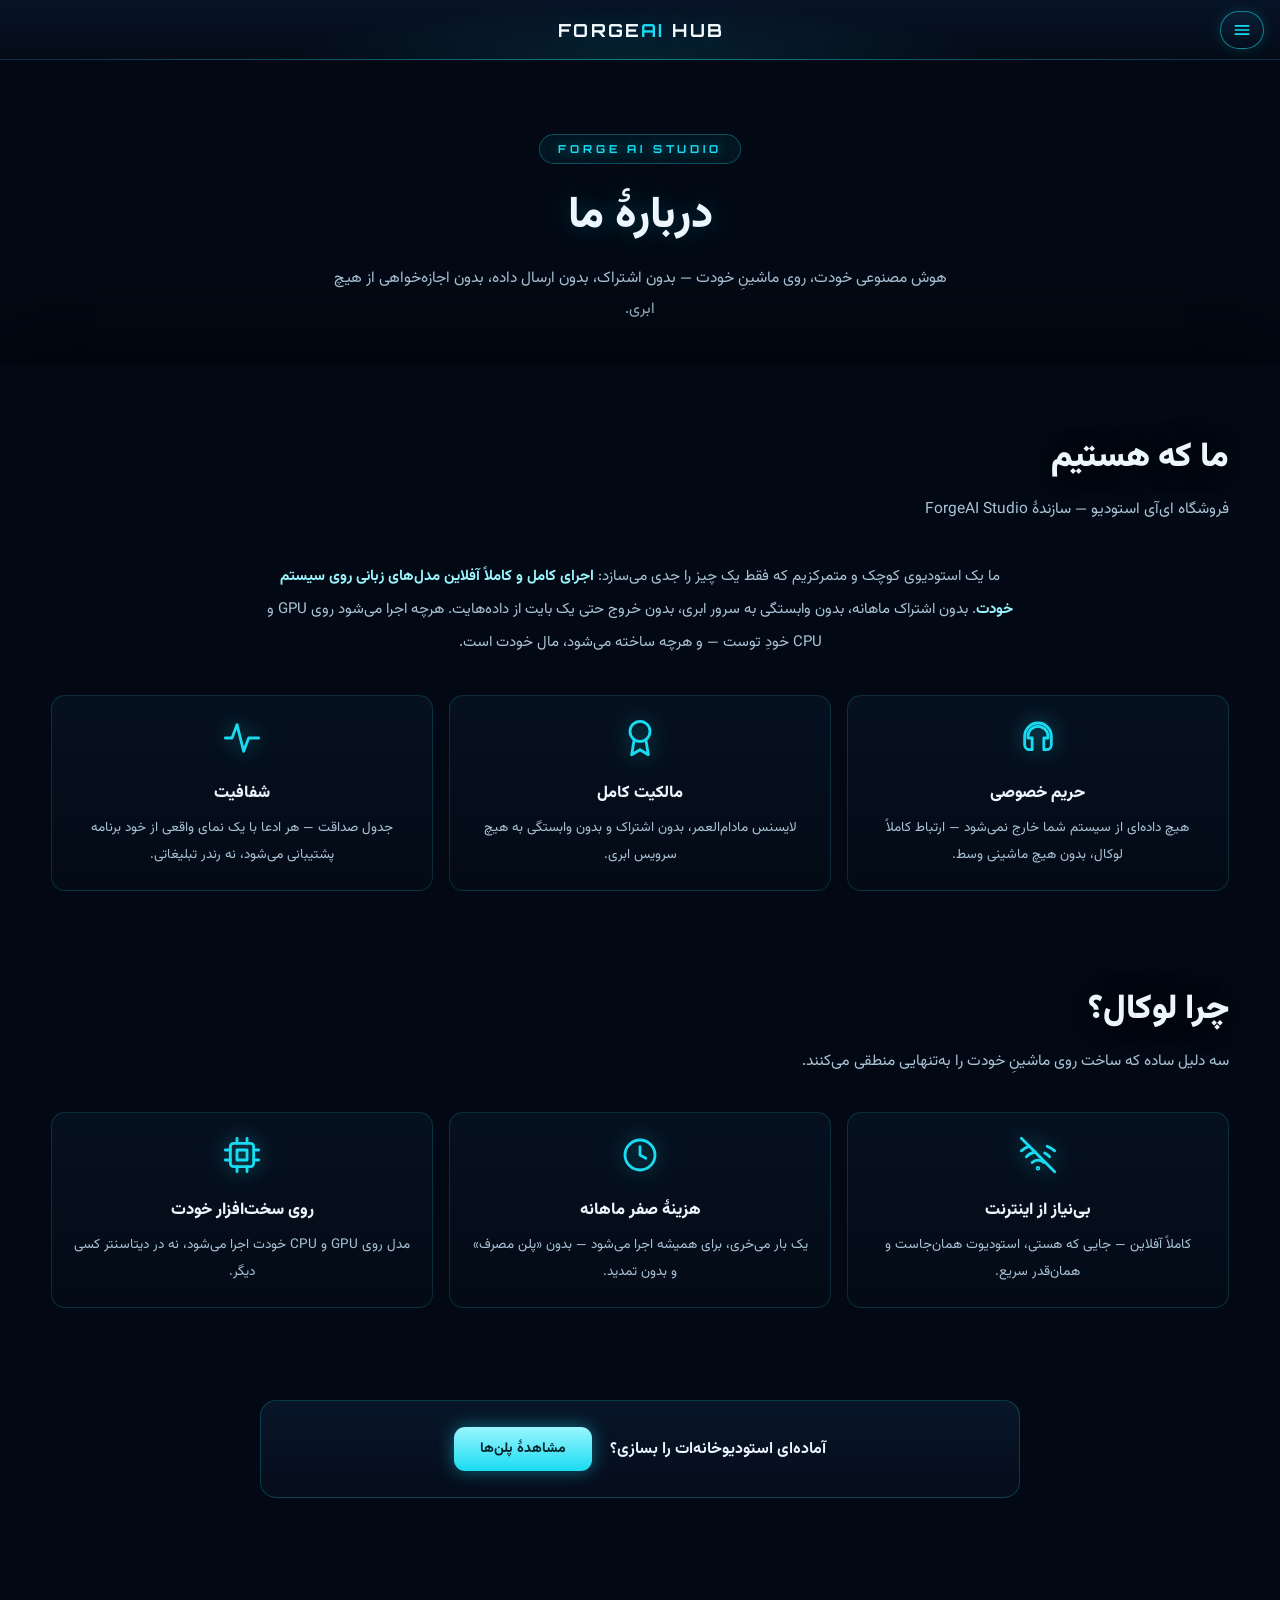
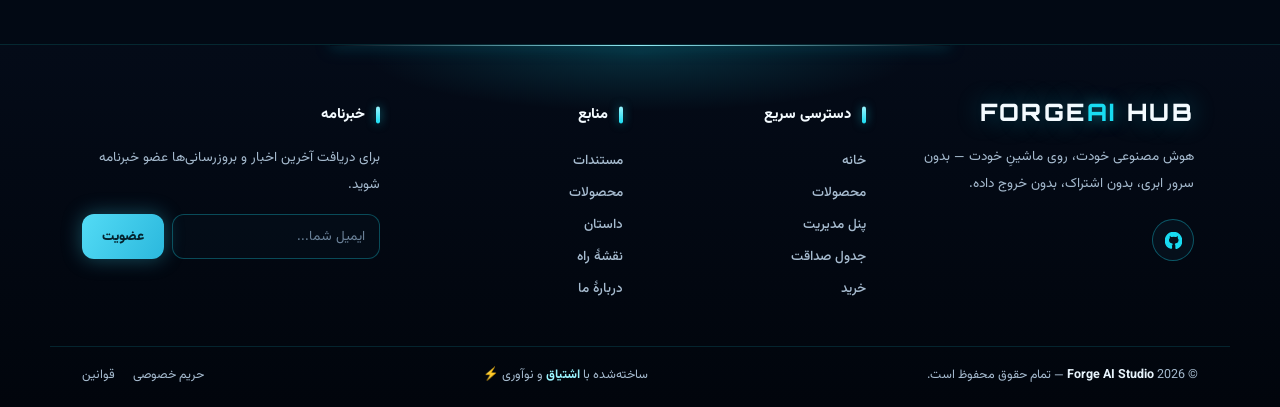
<file: about.html>
<!DOCTYPE html>
<html lang="fa" dir="rtl">
<head>
<meta charset="UTF-8">
<meta name="viewport" content="width=device-width, initial-scale=1.0">
<title>دربارهٔ ما — FORGEAI HUB | LYTKUH STUDIO</title>
<meta name="description" content="دربارهٔ LYTKUH STUDIO — سازندهٔ ForgeAI Studio؛ استودیوی کوچک و متمرکز برای اجرای کامل مدل‌های زبانی روی سیستم خودت.">
<link rel="icon" href="favicon.png" type="image/png">
<meta property="og:site_name" content="LYTKUH STUDIO">
<meta property="og:type" content="website">
<meta property="og:title" content="دربارهٔ ما — FORGEAI HUB">
<meta property="og:description" content="LYTKUH STUDIO — سازندهٔ ForgeAI Studio؛ استودیوی کوچک و متمرکز برای اجرای کامل مدل‌های زبانی روی سیستم خودت.">
<meta property="og:url" content="https://lytkuh.github.io/about.html">
<meta property="og:image" content="https://lytkuh.github.io/assets/images/og-image.jpg">
<meta name="twitter:card" content="summary_large_image">
<link rel="stylesheet" href="assets/css/main.css">
<link rel="preconnect" href="https://fonts.googleapis.com">
<link rel="preconnect" href="https://fonts.gstatic.com" crossorigin>
<link href="https://fonts.googleapis.com/css2?family=Orbitron:wght@700;800&display=swap" rel="stylesheet">
</head>
<body>
<div id="app" dir="rtl" lang="fa">
<header class="bar" id="bar">
    <div class="bar-inner">

      <svg class="tab" viewBox="0 0 520 64" preserveAspectRatio="none" aria-hidden="true" focusable="false">
        <defs>
          <linearGradient id="gStroke" gradientUnits="userSpaceOnUse" x1="0" y1="0" x2="520" y2="0">
            <stop offset="0" stop-color="#19dcf2" stop-opacity="0"/>
            <stop offset="0.16" stop-color="#19dcf2" stop-opacity="0.45"/>
            <stop offset="0.34" stop-color="#19dcf2" stop-opacity="0.65"/>
            <stop offset="0.5" stop-color="#a5f7ff" stop-opacity="1"/>
            <stop offset="0.66" stop-color="#19dcf2" stop-opacity="0.65"/>
            <stop offset="0.84" stop-color="#19dcf2" stop-opacity="0.45"/>
            <stop offset="1" stop-color="#19dcf2" stop-opacity="0"/>
          </linearGradient>
          <linearGradient id="gFill" x1="0" y1="0" x2="0" y2="1">
            <stop offset="0" stop-color="#19dcf2" stop-opacity="0"/>
            <stop offset="1" stop-color="#19dcf2" stop-opacity="0.11"/>
          </linearGradient>
          <filter id="gBlur" x="-10%" y="-80%" width="120%" height="260%"><feGaussianBlur stdDeviation="3.2"/></filter>
          <filter id="gBlur2" x="-50%" y="-300%" width="200%" height="700%"><feGaussianBlur stdDeviation="2"/></filter>
        </defs>
        <path d="M0 14 H80 Q88 14 93 19 L137 57 Q141 61 147 61 H373 Q379 61 383 57 L427 19 Q432 14 440 14 H520" fill="none" stroke="url(#gStroke)" stroke-width="5" opacity="0.5" filter="url(#gBlur)" vector-effect="non-scaling-stroke"/>
        <path d="M0 14 H80 Q88 14 93 19 L137 57 Q141 61 147 61 H373 Q379 61 383 57 L427 19 Q432 14 440 14 H520" fill="none" stroke="url(#gStroke)" stroke-width="1.5" stroke-linejoin="round" vector-effect="non-scaling-stroke"/>
        <ellipse class="dot" cx="260" cy="61" rx="18" ry="2" fill="#d4fcff" filter="url(#gBlur2)"/>
      </svg>

      <button class="burger" id="burger" type="button" aria-expanded="false" aria-controls="menu" aria-label="باز کردن منو">
        <svg viewBox="0 0 24 24" aria-hidden="true"><path class="b-open" d="M4 7h16M4 12h16M4 17h16"/><path class="b-close" d="M6 6l12 12M18 6 6 18"/></svg>
      </button>

      <a class="logo" href="index.html" aria-label="FORGEAI HUB">FORGE<span>AI</span> HUB</a>

      <nav class="menu" id="menu" aria-label="Main">

        <ul class="primary">
          <li><a class="item" href="index.html" data-key="home">
            <svg viewBox="0 0 24 24" aria-hidden="true"><path d="M3 10.5 12 3l9 7.5V20a1 1 0 0 1-1 1h-5v-6H9v6H4a1 1 0 0 1-1-1z"/></svg>
            <span data-fa="خانه" data-en="Home">خانه</span></a></li>
          <li><a class="item" href="index.html#features" data-key="products">
            <svg viewBox="0 0 24 24" aria-hidden="true"><path d="m7.5 4.27 9 5.15"/><path d="M21 8a2 2 0 0 0-1-1.73l-7-4a2 2 0 0 0-2 0l-7 4A2 2 0 0 0 3 8v8a2 2 0 0 0 1 1.73l7 4a2 2 0 0 0 2 0l7-4A2 2 0 0 0 21 16Z"/><path d="m3.3 7 8.7 5 8.7-5"/><path d="M12 22V12"/></svg>
            <span data-fa="محصولات" data-en="Products">محصولات</span></a></li>
          <li class="nav-drop">
            <a class="item" href="#"><svg viewBox="0 0 24 24"><path d="M12 3a8 8 0 0 0-8 8v5a3 3 0 0 0 3 3h1.5v-7H6v-1a6 6 0 0 1 12 0v1h-2.5v7H17a3 3 0 0 0 3-3v-5a8 8 0 0 0-8-8z"/></svg><span>پشتیبانی</span><svg class="ic--chev" viewBox="0 0 24 24"><path d="m6 9 6 6 6-6"/></svg></a>
            <div class="drop-wrap">
              <ul class="drop-panel">
                <li><a href="roadmap.html"><span class="ic"><svg viewBox="0 0 24 24"><path d="M12 21s-7-5.1-7-11a7 7 0 0 1 14 0c0 5.9-7 11-7 11zm0-8.5a2.5 2.5 0 1 0 0-5 2.5 2.5 0 0 0 0 5z" fill-rule="evenodd"/></svg></span>نقشهٔ راه</a></li>
                <li><a href="story.html"><span class="ic"><svg viewBox="0 0 24 24"><path d="M4 19.5A2.5 2.5 0 0 1 6.5 17H20V3H6.5A2.5 2.5 0 0 0 4 5.5v14z"/></svg></span>داستان</a></li>
                <li><a href="https://lytkuh.ir/guide" target="_blank" rel="noopener"><span class="ic"><svg viewBox="0 0 24 24"><path d="M12 2a10 10 0 1 0 .001 20.001A10 10 0 0 0 12 2zm1.4 6.4h-2.8V5.8h2.8v2.6zM9.3 10.2h3.5v8h-3.5z" fill-rule="evenodd"/></svg></span>راهنما</a></li>
              </ul>
            </div>
          </li>
          <li><a class="item" href="about.html" data-key="about" aria-current="page">
            <svg viewBox="0 0 24 24" aria-hidden="true"><circle cx="12" cy="12" r="10"/><path d="M12 16v-4"/><path d="M12 8h.01"/></svg>
            <span data-fa="درباره ما" data-en="About">درباره ما</span></a></li>
          <li><a class="item" href="index.html#panel" data-key="cart">
            <svg viewBox="0 0 24 24" aria-hidden="true"><circle cx="8" cy="21" r="1"/><circle cx="19" cy="21" r="1"/><path d="M2.05 2.05h2l2.66 12.42a2 2 0 0 0 2 1.58h9.78a2 2 0 0 0 1.95-1.57l1.65-7.43H5.12"/></svg>
            <span data-fa="خرید" data-en="Cart">خرید</span></a></li>
        </ul>

        <div class="util">
          <a class="item pill" href="#" data-key="exit">
            <svg class="flip" viewBox="0 0 24 24" aria-hidden="true"><path d="M9 21H5a2 2 0 0 1-2-2V5a2 2 0 0 1 2-2h4"/><path d="m16 17 5-5-5-5"/><path d="M21 12H9"/></svg>
            <span data-fa="خروج" data-en="Exit">خروج</span></a>
          <span class="sep" aria-hidden="true"></span>
          <a class="item pill" href="about.html" data-key="about2">
            <svg viewBox="0 0 24 24" aria-hidden="true"><circle cx="12" cy="12" r="10"/><path d="M12 16v-4"/><path d="M12 8h.01"/></svg>
            <span data-fa="درباره ما" data-en="About">درباره ما</span></a>
          <a class="item pill" href="https://lytkuh.ir/guide" target="_blank" rel="noopener" data-key="guide2">
            <svg viewBox="0 0 24 24" aria-hidden="true"><path d="M14.106 5.553a2 2 0 0 0 1.788 0l3.659-1.83A1 1 0 0 1 21 4.619v12.764a1 1 0 0 1-.553.894l-4.553 2.277a2 2 0 0 1-1.788 0l-4.212-2.106a2 2 0 0 0-1.788 0l-3.659 1.83A1 1 0 0 1 3 19.381V6.618a1 1 0 0 1 .553-.894l4.553-2.277a2 2 0 0 1 1.788 0z"/><path d="M15 5.764v15"/><path d="M9 3.236v15"/></svg>
            <span data-fa="راهنما" data-en="Guide">راهنما</span></a>
          <span class="sep" aria-hidden="true"></span>
          <a class="item pill strong" href="#" data-key="lang">
            <svg viewBox="0 0 24 24" aria-hidden="true"><path d="M12 2a10 10 0 1 0 .001 20.001A10 10 0 0 0 12 2zm4.3 6.2h-2.9c-.3-1.6-.9-3-1.7-4 2 .6 3.7 2.1 4.6 4zM12 4.9c.9 1 1.6 2.4 2 4.3h-4c.4-1.9 1.1-3.3 2-4.3zM5.2 10.2h1.2c.1 1.4.4 2.8.8 4-1-.9-1.7-2.4-2-4zm0 3.6h1.2c.1 1.4.4 2.8.8 4-1-.9-1.7-2.4-2-4zm2.5 0h8.6c-.5 3.2-2.3 6-4.3 6s-3.8-2.8-4.3-6zm9.9 0h1.2c-.3 1.6-1 3.1-2 4 .4-1.2.7-2.6.8-4zm0-3.6c-.1-1.4-.4-2.8-.8-4 1 .9 1.7 2.4 2 4h-1.2z" fill-rule="evenodd"/></svg>
            <span data-fa="English" data-en="فارسی">English</span></a>
        </div>

      </nav>
    </div>
  </header>

<!-- ═══════════ PAGE HERO ═══════════ -->
<section class="page-hero">
  <div class="container">
    <span class="page-kicker">FORGE AI STUDIO</span>
    <h1 class="page-title">دربارهٔ ما</h1>
    <p class="page-sub">هوش مصنوعی خودت، روی ماشینِ خودت — بدون اشتراک، بدون ارسال داده، بدون اجازه‌خواهی از هیچ ابری.</p>
  </div>
</section>

<div class="sheet">

<section class="section" id="who">
  <div class="container">
    <header class="section-head reveal">
      <h2 class="section-title">ما که هستیم</h2>
      <p class="section-sub">فروشگاه ای‌آی استودیو — سازندهٔ ForgeAI Studio</p>
    </header>
    <p class="about-lead reveal">ما یک استودیوی کوچک و متمرکزیم که فقط یک چیز را جدی می‌سازد: <strong>اجرای کامل و کاملاً آفلاین مدل‌های زبانی روی سیستم خودت</strong>. بدون اشتراک ماهانه، بدون وابستگی به سرور ابری، بدون خروج حتی یک بایت از داده‌هایت. هرچه اجرا می‌شود روی GPU و CPU خودِ توست — و هرچه ساخته می‌شود، مال خودت است.</p>

    <div class="about-grid">
      <article class="value-card reveal">
        <svg class="ic-big" viewBox="0 0 24 24"><path d="M12 3a8 8 0 0 0-8 8v5a3 3 0 0 0 3 3h1.5v-7H6v-1a6 6 0 0 1 12 0v1h-2.5v7H17a3 3 0 0 0 3-3v-5a8 8 0 0 0-8-8z"/></svg>
        <h3>حریم خصوصی</h3>
        <p>هیچ داده‌ای از سیستم شما خارج نمی‌شود — ارتباط کاملاً لوکال، بدون هیچ ماشینی وسط.</p>
      </article>
      <article class="value-card reveal">
        <svg class="ic-big" viewBox="0 0 24 24"><circle cx="12" cy="8" r="6"/><path d="M15.5 13 17 22l-5-3-5 3 1.5-9"/></svg>
        <h3>مالکیت کامل</h3>
        <p>لایسنس مادام‌العمر، بدون اشتراک و بدون وابستگی به هیچ سرویس ابری.</p>
      </article>
      <article class="value-card reveal">
        <svg class="ic-big" viewBox="0 0 24 24"><path d="M2 12h4l3-8 4 16 3-8h6"/></svg>
        <h3>شفافیت</h3>
        <p>جدول صداقت — هر ادعا با یک نمای واقعی از خود برنامه پشتیبانی می‌شود، نه رندر تبلیغاتی.</p>
      </article>
    </div>
  </div>
</section>

<section class="section" id="why-local">
  <div class="container">
    <header class="section-head reveal">
      <h2 class="section-title">چرا لوکال؟</h2>
      <p class="section-sub">سه دلیل ساده که ساخت روی ماشینِ خودت را به‌تنهایی منطقی می‌کنند.</p>
    </header>
    <div class="about-grid">
      <article class="value-card reveal">
        <svg class="ic-big" viewBox="0 0 24 24"><path d="m2 2 20 20"/><path d="M8.5 16.5a5 5 0 0 1 7 0"/><path d="M5 13a10 10 0 0 1 5.3-2.8M19 13a10 10 0 0 0-3-2.2"/><path d="M2 9.5a15 15 0 0 1 4.5-2.7M22 9.5a15 15 0 0 0-4.5-2.7"/><circle cx="12" cy="20" r=".5"/></svg>
        <h3>بی‌نیاز از اینترنت</h3>
        <p>کاملاً آفلاین — جایی که هستی، استودیوت همان‌جاست و همان‌قدر سریع.</p>
      </article>
      <article class="value-card reveal">
        <svg class="ic-big" viewBox="0 0 24 24"><circle cx="12" cy="12" r="9"/><path d="M12 7v5l3.5 2"/></svg>
        <h3>هزینهٔ صفر ماهانه</h3>
        <p>یک بار می‌خری، برای همیشه اجرا می‌شود — بدون «پلن مصرف» و بدون تمدید.</p>
      </article>
      <article class="value-card reveal">
        <svg class="ic-big" viewBox="0 0 24 24"><rect x="5" y="5" width="14" height="14" rx="2"/><rect x="9" y="9" width="6" height="6"/><path d="M9 2v3M15 2v3M9 19v3M15 19v3M2 9h3M2 15h3M19 9h3M19 15h3"/></svg>
        <h3>روی سخت‌افزار خودت</h3>
        <p>مدل روی GPU و CPU خودت اجرا می‌شود، نه در دیتاسنتر کسی دیگر.</p>
      </article>
    </div>
  </div>
</section>

<section class="section" id="cta" style="padding-bottom: 56px;">
  <div class="container">
    <div class="cta-strip reveal">
      <p>آماده‌ای استودیوخانه‌ات را بسازی؟</p>
      <a class="btn-neon" href="index.html#panel">مشاهدهٔ پلن‌ها</a>
    </div>
  </div>
</section>

<!-- ═══════════ فوتر نئون تمام‌عرض ═══════════ -->
<footer class="footer" id="footer">
  <div class="footer-glow" aria-hidden="true"></div>

  <div class="footer-in">
    <div class="footer-brand">
      <a class="footer-logo" href="index.html" dir="ltr">FORGE<b>AI</b> HUB</a>
      <p class="footer-tag">هوش مصنوعی خودت، روی ماشینِ خودت — بدون سرور ابری، بدون اشتراک، بدون خروج داده.</p>
      <div class="footer-soc">
        <a class="soc" href="https://github.com/lytkuh" target="_blank" rel="noopener" aria-label="گیت‌هاب"><svg viewBox="0 0 24 24"><path d="M12 .5C5.65.5.5 5.65.5 12c0 5.1 3.3 9.4 7.9 10.9.6.1.8-.3.8-.6v-2c-3.2.7-3.9-1.4-3.9-1.4-.5-1.3-1.3-1.7-1.3-1.7-1-.7.1-.7.1-.7 1.2.1 1.8 1.2 1.8 1.2 1 1.8 2.8 1.3 3.5 1 .1-.8.4-1.3.7-1.6-2.6-.3-5.3-1.3-5.3-5.7 0-1.3.5-2.3 1.2-3.2-.1-.3-.5-1.5.1-3.2 0 0 1-.3 3.3 1.2a11.5 11.5 0 0 1 6 0c2.3-1.5 3.3-1.2 3.3-1.2.6 1.7.2 2.9.1 3.2.7.9 1.2 1.9 1.2 3.2 0 4.4-2.7 5.4-5.3 5.7.4.4.8 1.1.8 2.2v3.3c0 .3.2.7.8.6A11.5 11.5 0 0 0 23.5 12C23.5 5.65 18.35.5 12 .5z"/></svg></a>
      </div>
    </div>

    <nav class="footer-col" aria-label="دسترسی سریع">
      <h4>دسترسی سریع</h4>
      <a href="index.html">خانه</a>
      <a href="products.html">محصولات</a>
      <a href="index.html#panel">پنل مدیریت</a>
      <a href="index.html#truth">جدول صداقت</a>
      <a href="https://lytkuh.ir/offer/open45" target="_blank" rel="noopener">خرید</a>
    </nav>

    <nav class="footer-col" aria-label="منابع">
      <h4>منابع</h4>
      <a href="https://lytkuh.ir/guide" target="_blank" rel="noopener">مستندات</a>
      <a href="products.html">محصولات</a>
      <a href="story.html">داستان</a>
      <a href="roadmap.html">نقشهٔ راه</a>
      <a href="about.html">دربارهٔ ما</a>
    </nav>

    <div class="footer-col footer-news">
      <h4>خبرنامه</h4>
      <p>برای دریافت آخرین اخبار و بروزرسانی‌ها عضو خبرنامه شوید.</p>
      <form class="news" id="newsForm">
        <input type="email" required class="f3-input" placeholder="ایمیل شما..." aria-label="ایمیل">
        <button type="submit" class="f3-sub">عضویت</button>
      </form>
    </div>
  </div>

  <div class="footer-bottom">
    <p class="copy">© 2026 <b>Forge AI Studio</b> — تمام حقوق محفوظ است.</p>
    <p class="made">ساخته‌شده با <b>اشتیاق</b> و نوآوری ⚡</p>
    <nav class="legal" aria-label="قوانین">
      <span class="ft-plain">حریم خصوصی</span>
      <span class="ft-plain">قوانین</span>
    </nav>
  </div>
</footer>
</div>
</div>
<script>
(function () {
  'use strict';
  var copyBtn = document.getElementById('copyCode');
  if (copyBtn) {
    var copyLabel = copyBtn.textContent;
    copyBtn.addEventListener('click', function () {
      function done() {
        copyBtn.classList.add('copied');
        copyBtn.textContent = 'کپی شد!';
        setTimeout(function () {
          copyBtn.classList.remove('copied');
          copyBtn.textContent = copyLabel;
        }, 1400);
      }
      if (navigator.clipboard && navigator.clipboard.writeText) navigator.clipboard.writeText('OPEN45').then(done, done);
      else {
        var ta = document.createElement('textarea');
        ta.value = 'OPEN45';
        document.body.appendChild(ta);
        ta.select();
        try { document.execCommand('copy'); } catch (e) {}
        document.body.removeChild(ta);
        done();
      }
    });
  }
  /* ── reveal on scroll ── */
  if ('IntersectionObserver' in window) {
    var io = new IntersectionObserver(function (entries) {
      entries.forEach(function (entry) {
        if (entry.isIntersecting) { entry.target.classList.add('is-in'); io.unobserve(entry.target); }
      });
    }, { threshold: 0.12, rootMargin: '0px 0px -40px 0px' });
    document.querySelectorAll('.reveal').forEach(function (el) { io.observe(el); });
  } else {
    document.querySelectorAll('.reveal').forEach(function (el) { el.classList.add('is-in'); });
  }

  /* ── منوی پنل: حالت فعال ── */
  document.querySelectorAll('.panel-menu .pm-item').forEach(function (item) {
    item.addEventListener('click', function (e) {
      e.preventDefault();
      document.querySelectorAll('.panel-menu .pm-item').forEach(function (i) { i.classList.remove('is-active'); });
      item.classList.add('is-active');
    });
  });

  var hs = document.getElementById('heroScroll');
  if (hs) hs.addEventListener('click', function () {
    var f = document.getElementById('features');
    if (f) f.scrollIntoView({ behavior: 'smooth', block: 'start' });
  });
})();
</script>
<script>
(function () {
  var app = document.getElementById('app');
  var bar = document.getElementById('bar');
  var burger = document.getElementById('burger');
  var labels = app.querySelectorAll('[data-fa]');
  var lang = 'fa';

  function setOpen(open) {
    bar.classList.toggle('open', open);
    burger.setAttribute('aria-expanded', open ? 'true' : 'false');
    burger.setAttribute('aria-label', lang === 'fa'
      ? (open ? 'بستن منو' : 'باز کردن منو')
      : (open ? 'Close menu' : 'Open menu'));
  }

  function setLang(next) {
    lang = next;
    bar.setAttribute('dir', next === 'fa' ? 'rtl' : 'ltr');
    app.setAttribute('lang', next);
    labels.forEach(function (el) { el.textContent = el.getAttribute('data-' + next); });
    setOpen(bar.classList.contains('open'));
  }

  app.addEventListener('click', function (e) {
    var a = e.target.closest('a.item, a.logo');
    if (!a) return;
    /* زبان: سوییچ درجا — بقیه: ناوبری واقعی بین صفحات */
    if (a.getAttribute('data-key') === 'lang') {
      e.preventDefault();
      setLang(lang === 'fa' ? 'en' : 'fa');
      return;
    }
    setOpen(false);
  });

  burger.addEventListener('click', function () { setOpen(!bar.classList.contains('open')); });

  document.addEventListener('keydown', function (e) {
    if (e.key === 'Escape' && bar.classList.contains('open')) { setOpen(false); burger.focus(); }
  });
  document.addEventListener('click', function (e) {
    if (bar.classList.contains('open') && !bar.contains(e.target)) setOpen(false);
  });

  var mq = window.matchMedia('(min-width: 1340px)');
  var onChange = function () { if (mq.matches) setOpen(false); };
  if (mq.addEventListener) mq.addEventListener('change', onChange); else mq.addListener(onChange);
})();
</script>
</body>
</html>
</file>
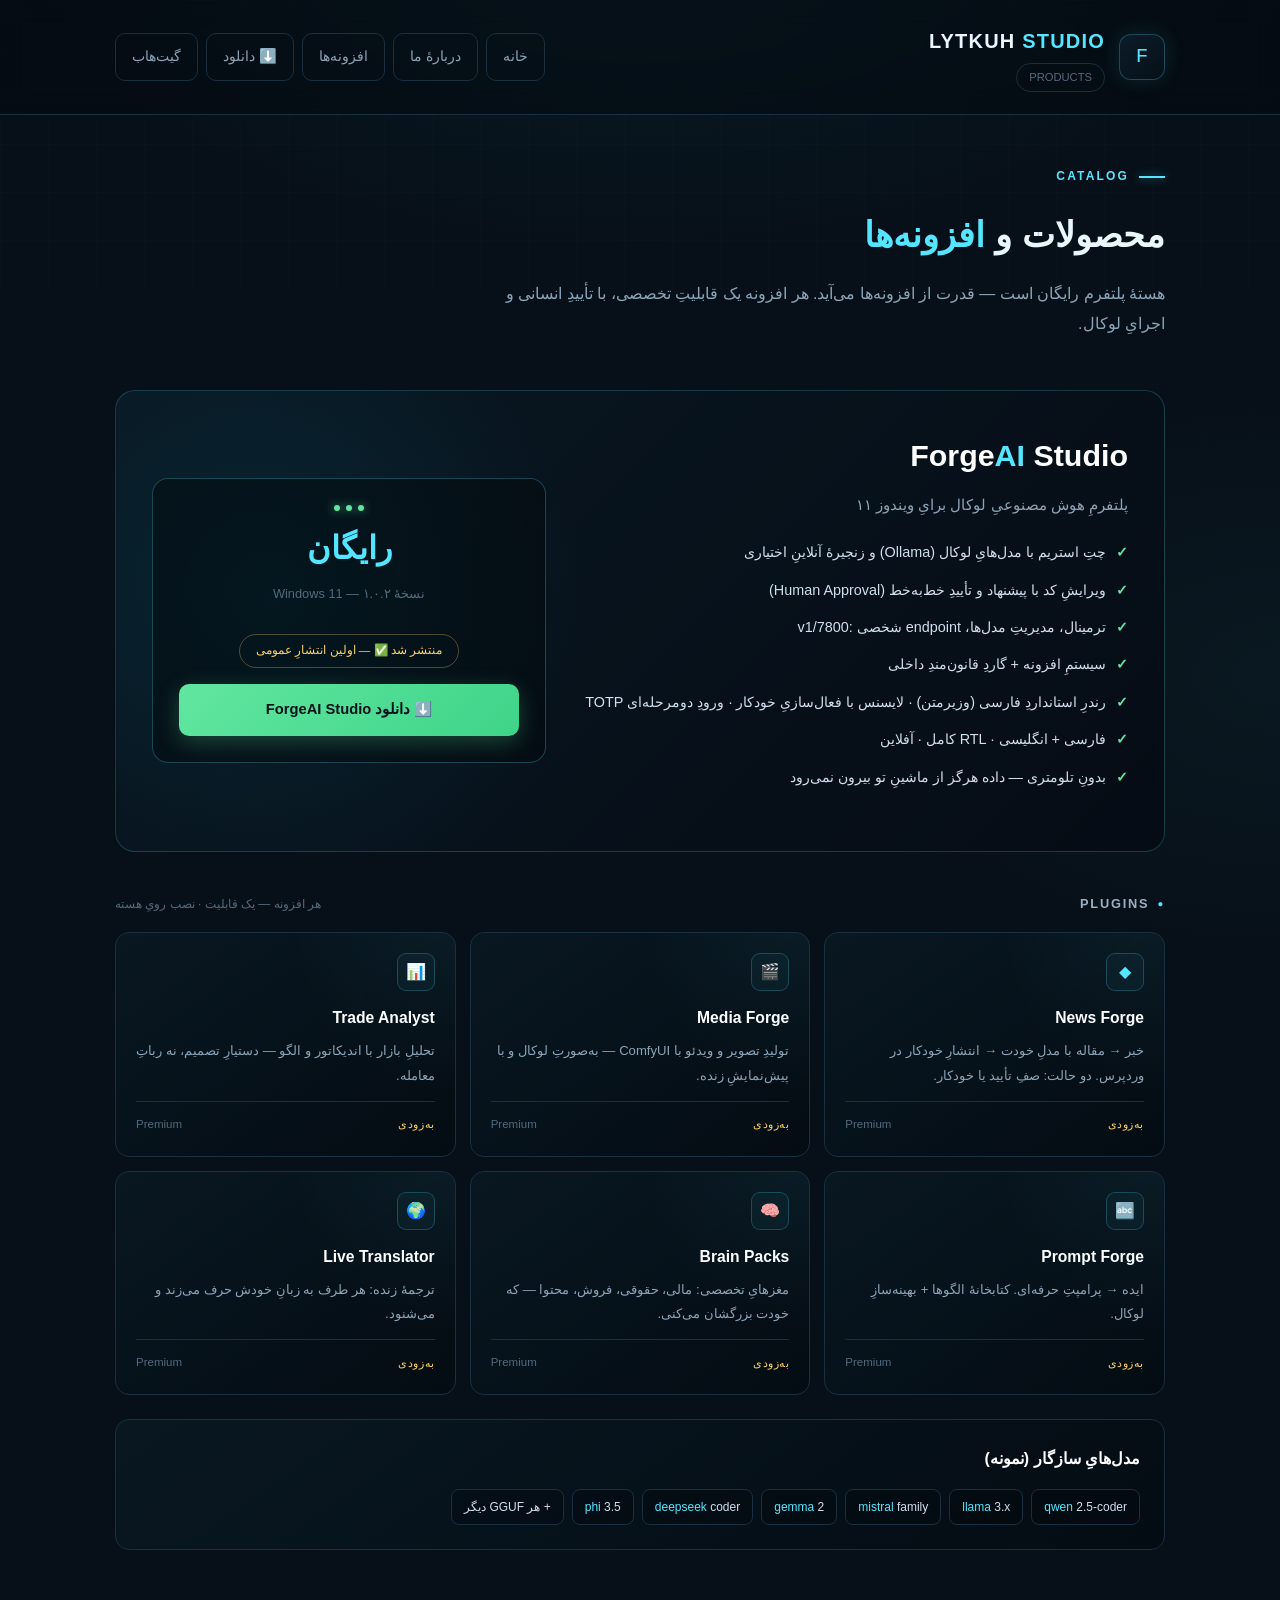
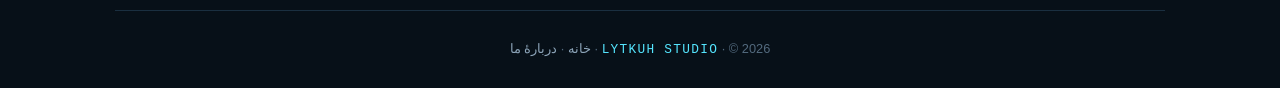
<file: products.html>
<!DOCTYPE html>
<html lang="fa" dir="rtl">
<head>
<meta charset="UTF-8">
<meta name="viewport" content="width=device-width,initial-scale=1">
<meta name="description" content="محصولات LYTKUH STUDIO — ForgeAI Studio و افزونه‌های آن.">
<title>محصولات — LYTKUH STUDIO</title>
  <link rel="icon" href="favicon.png">
<style>
:root{--bg:#071018;--panel:#0b1c29;--line:#1a2f40;--cyan:#55e6ff;
--text:#e8f6ff;--muted:#8ca4b8;--dim:#536a7e;--green:#61e6a0;--amber:#ffd166}
*{box-sizing:border-box;margin:0;padding:0}
body{background:var(--bg);color:var(--text);
  font-family:Tahoma,"Segoe UI",sans-serif;line-height:1.9;
  background-image:
    radial-gradient(900px 500px at 50% -100px,rgba(0,190,232,.08),transparent 70%),
    radial-gradient(600px 400px at 100% 40%,rgba(85,230,255,.04),transparent 70%)}
body::before{content:"";position:fixed;inset:0;pointer-events:none;z-index:-1;
  background-image:
    linear-gradient(rgba(255,255,255,.014) 1px,transparent 1px),
    linear-gradient(90deg,rgba(255,255,255,.014) 1px,transparent 1px);
  background-size:48px 48px;
  mask-image:linear-gradient(to bottom,black,transparent 85%)}
.wrap{width:min(1050px,calc(100% - 40px));margin:auto}

header{padding:22px 0;border-bottom:1px solid var(--line);
  background:rgba(4,9,15,.5);backdrop-filter:blur(12px)}
.topline{display:flex;align-items:center;justify-content:space-between;gap:20px}
.brand{display:flex;align-items:center;gap:14px}
.logo{width:46px;height:46px;border-radius:12px;
  border:1px solid rgba(85,230,255,.25);
  background:linear-gradient(145deg,#0b1c29,#071018);
  display:grid;place-items:center;
  font-family:Consolas,monospace;font-size:1.3rem;color:var(--cyan);
  box-shadow:0 0 22px rgba(85,230,255,.12)}
.brand h1{font-size:1.25rem;letter-spacing:.06em}
.brand h1 b{color:var(--cyan)}
.tag{font-size:.7rem;color:var(--dim);border:1px solid var(--line);
  border-radius:99px;padding:3px 12px;margin-top:3px;display:inline-block}
nav{display:flex;gap:8px;flex-wrap:wrap}
nav a{color:var(--muted);text-decoration:none;font-size:.9rem;
  padding:9px 16px;border:1px solid var(--line);border-radius:10px;transition:.18s}
nav a:hover{color:#fff;border-color:rgba(85,230,255,.35)}

.kicker{color:var(--cyan);font-size:.75rem;font-weight:700;
  letter-spacing:.18em;display:flex;align-items:center;gap:10px;
  margin:50px 0 14px}
.kicker::before{content:"";width:26px;height:2px;background:var(--cyan);
  box-shadow:0 0 10px rgba(85,230,255,.5)}
h2.title{font-size:2.2rem;margin-bottom:10px}
h2.title span{color:var(--cyan)}
.lead{color:var(--muted);max-width:680px;margin-bottom:50px}

/* محصولِ اصلی — کارتِ بزرگ */
.flagship{border:1px solid rgba(85,230,255,.2);border-radius:20px;
  background:linear-gradient(135deg,rgba(9,25,35,.95),rgba(6,12,20,.96));
  padding:36px;margin-bottom:24px;position:relative;overflow:hidden;
  display:grid;grid-template-columns:1.4fr 1fr;gap:30px}
.flagship::before{content:"";position:absolute;inset:0;
  background:radial-gradient(circle at 15% 45%,rgba(0,207,255,.09),transparent 34%);
  pointer-events:none}
.flagship h3{font-size:1.9rem;color:#fff;margin-bottom:6px}
.flagship h3 b{color:var(--cyan)}
.flagship .sub{color:var(--muted);font-size:.95rem;margin-bottom:20px}
.feats{display:grid;gap:10px;margin-bottom:24px}
.feat{display:flex;align-items:center;gap:10px;color:#cfe0ed;font-size:.9rem}
.feat::before{content:"✓";color:var(--green);font-weight:700;flex:none}
.pricebox{border:1px solid rgba(85,230,255,.25);border-radius:16px;
  background:rgba(2,8,13,.5);padding:26px;text-align:center;
  align-self:center;position:relative}
.pricebox .price{font-size:2rem;color:var(--cyan);
  font-family:Consolas,monospace;font-weight:700}
.pricebox .per{color:var(--dim);font-size:.8rem;margin-bottom:14px}
.pricebox .state{display:inline-block;font-size:.72rem;color:var(--amber);
  border:1px solid rgba(255,209,102,.3);border-radius:99px;
  padding:5px 16px;margin-top:14px}
.pulse{display:flex;justify-content:center;gap:6px;margin-bottom:10px}
.pulse i{width:6px;height:6px;border-radius:50%;background:var(--green);
  box-shadow:0 0 10px rgba(97,230,160,.7)}
.dl{display:block;margin-top:16px;color:#04121b;
  background:linear-gradient(135deg,var(--green),#3fd489);
  border-radius:10px;padding:12px 18px;font-weight:700;
  text-decoration:none;font-size:.92rem;
  box-shadow:0 6px 22px rgba(97,230,160,.25);transition:.18s}
.dl:hover{transform:translateY(-2px)}

/* شبکهٔ افزونه‌ها */
.sectionbar{display:flex;align-items:center;justify-content:space-between;
  margin:40px 0 16px}
.sectionbar .t{color:#9bb0c2;font-size:.8rem;font-weight:700;
  letter-spacing:.14em;display:flex;gap:8px;align-items:center}
.sectionbar .t::before{content:"●";color:var(--cyan);font-size:.6rem}
.sectionbar .m{color:var(--dim);font-size:.75rem}
.plugins{display:grid;grid-template-columns:repeat(3,1fr);gap:14px;
  margin-bottom:24px}
.plugin{background:linear-gradient(145deg,rgba(9,25,35,.85),rgba(5,12,19,.9));
  border:1px solid var(--line);border-radius:14px;padding:20px;
  transition:.2s;position:relative;overflow:hidden}
.plugin:hover{border-color:rgba(85,230,255,.3);transform:translateY(-2px)}
.plugin::after{content:"";position:absolute;inset:0;pointer-events:none;
  background:radial-gradient(circle at 100% 0,rgba(85,230,255,.05),transparent 40%)}
.pico{width:38px;height:38px;border-radius:9px;display:grid;place-items:center;
  border:1px solid rgba(85,230,255,.22);color:var(--cyan);font-size:1rem;
  background:rgba(85,230,255,.04);margin-bottom:12px}
.plugin h4{font-size:.98rem;color:#fff;margin-bottom:6px}
.plugin p{color:var(--muted);font-size:.82rem;margin-bottom:12px}
.meta{display:flex;justify-content:space-between;align-items:center;
  border-top:1px solid var(--line);padding-top:12px}
.status{font-size:.7rem;letter-spacing:.05em}
.s-ready{color:var(--green)} .s-soon{color:var(--amber)}
.pcost{font-size:.72rem;color:var(--dim);direction:ltr}

/* مدل‌های پشتیبانی‌شده */
.models{border:1px solid var(--line);border-radius:14px;
  background:linear-gradient(145deg,rgba(9,25,35,.85),rgba(5,12,19,.9));
  padding:24px;margin-bottom:60px}
.models h4{color:#fff;font-size:1rem;margin-bottom:14px}
.chips{display:flex;flex-wrap:wrap;gap:8px}
.mchip{font-size:.75rem;color:#cfe0ed;border:1px solid var(--line);
  border-radius:8px;padding:6px 12px;background:rgba(2,8,13,.35)}
.mchip b{color:var(--cyan);font-weight:400}

footer{text-align:center;color:var(--dim);font-size:.8rem;
  padding:26px 0;border-top:1px solid var(--line)}
footer .name{color:var(--cyan);letter-spacing:.1em;font-family:Consolas,monospace}

@media(max-width:860px){
  nav{display:none}
  .flagship{grid-template-columns:1fr;padding:24px}
  .plugins{grid-template-columns:1fr}
  h2.title{font-size:1.7rem}
}
</style>
</head>
<body>

<header>
  <div class="wrap topline">
    <div class="brand">
      <div class="logo">F</div>
      <div>
        <h1>LYTKUH <b>STUDIO</b></h1>
        <span class="tag">PRODUCTS</span>
      </div>
    </div>
    <nav>
      <a href="index.html">خانه</a>
      <a href="about.html">دربارهٔ ما</a>
      <a href="products.html">افزونه‌ها</a>
      <a href="https://github.com/lytkuh/lytkuh.github.io/releases/latest">⬇️ دانلود</a>
      <a href="https://github.com/lytkuh">گیت‌هاب</a>
    </nav>
  </div>
</header>

<main class="wrap">

  <div class="kicker">CATALOG</div>
  <h2 class="title">محصولات و <span>افزونه‌ها</span></h2>
  <p class="lead">هستهٔ پلتفرم رایگان است — قدرت از افزونه‌ها می‌آید. هر افزونه یک قابلیتِ تخصصی، با تأییدِ انسانی و اجرایِ لوکال.</p>

  <!-- محصولِ اصلی -->
  <div class="flagship">
    <div>
      <h3>Forge<b>AI</b> Studio</h3>
      <div class="sub">پلتفرمِ هوش مصنوعیِ لوکال برایِ ویندوز ۱۱</div>
      <div class="feats">
        <div class="feat">چتِ استریم با مدل‌هایِ لوکال (Ollama) و زنجیرهٔ آنلاینِ اختیاری</div>
        <div class="feat">ویرایشِ کد با پیشنهاد و تأییدِ خط‌به‌خط (Human Approval)</div>
        <div class="feat">ترمینال، مدیریتِ مدل‌ها، endpoint شخصی :7800/v1</div>
        <div class="feat">سیستمِ افزونه + گاردِ قانون‌مندِ داخلی</div>
        <div class="feat">رندرِ استانداردِ فارسی (وزیرمتن) · لایسنس با فعال‌سازیِ خودکار · ورودِ دومرحله‌ای TOTP</div>
        <div class="feat">فارسی + انگلیسی · RTL کامل · آفلاین</div>
        <div class="feat">بدونِ تلومتری — داده هرگز از ماشینِ تو بیرون نمی‌رود</div>
      </div>
    </div>
    <div class="pricebox">
      <div class="pulse"><i></i><i></i><i></i></div>
      <div class="price">رایگان</div>
      <div class="per">نسخهٔ ۱.۰.۲ — Windows 11</div>
      <div class="state">منتشر شد ✅ — اولین انتشارِ عمومی</div>
      <a class="dl" href="https://github.com/lytkuh/lytkuh.github.io/releases/latest">⬇️ دانلود ForgeAI Studio</a>
    </div>
  </div>

  <!-- افزونه‌ها -->
  <div class="sectionbar" id="plugins">
    <div class="t">PLUGINS</div>
    <div class="m">هر افزونه — یک قابلیت · نصب رویِ هسته</div>
  </div>

  <div class="plugins">
    <div class="plugin">
      <div class="pico">◆</div>
      <h4>News Forge</h4>
      <p>خبر → مقاله با مدلِ خودت → انتشارِ خودکار در وردپرس. دو حالت: صفِ تأیید یا خودکار.</p>
      <div class="meta"><span class="status s-soon">به‌زودی</span><span class="pcost">Premium</span></div>
    </div>
    <div class="plugin">
      <div class="pico">🎬</div>
      <h4>Media Forge</h4>
      <p>تولیدِ تصویر و ویدئو با ComfyUI — به‌صورتِ لوکال و با پیش‌نمایشِ زنده.</p>
      <div class="meta"><span class="status s-soon">به‌زودی</span><span class="pcost">Premium</span></div>
    </div>
    <div class="plugin">
      <div class="pico">📊</div>
      <h4>Trade Analyst</h4>
      <p>تحلیلِ بازار با اندیکاتور و الگو — دستیارِ تصمیم، نه رباتِ معامله.</p>
      <div class="meta"><span class="status s-soon">به‌زودی</span><span class="pcost">Premium</span></div>
    </div>
    <div class="plugin">
      <div class="pico">🔤</div>
      <h4>Prompt Forge</h4>
      <p>ایده → پرامپتِ حرفه‌ای. کتابخانهٔ الگوها + بهینه‌سازِ لوکال.</p>
      <div class="meta"><span class="status s-soon">به‌زودی</span><span class="pcost">Premium</span></div>
    </div>
    <div class="plugin">
      <div class="pico">🧠</div>
      <h4>Brain Packs</h4>
      <p>مغزهایِ تخصصی: مالی، حقوقی، فروش، محتوا — که خودت بزرگشان می‌کنی.</p>
      <div class="meta"><span class="status s-soon">به‌زودی</span><span class="pcost">Premium</span></div>
    </div>
    <div class="plugin">
      <div class="pico">🌍</div>
      <h4>Live Translator</h4>
      <p>ترجمهٔ زنده: هر طرف به زبانِ خودش حرف می‌زند و می‌شنود.</p>
      <div class="meta"><span class="status s-soon">به‌زودی</span><span class="pcost">Premium</span></div>
    </div>
  </div>

  <!-- مدل‌ها -->
  <div class="models">
    <h4>مدل‌هایِ سازگار (نمونه)</h4>
    <div class="chips">
      <span class="mchip"><b>qwen</b> 2.5-coder</span>
      <span class="mchip"><b>llama</b> 3.x</span>
      <span class="mchip"><b>mistral</b> family</span>
      <span class="mchip"><b>gemma</b> 2</span>
      <span class="mchip"><b>deepseek</b> coder</span>
      <span class="mchip"><b>phi</b> 3.5</span>
      <span class="mchip">+ هر GGUF دیگر</span>
    </div>
  </div>

</main>

<footer class="wrap">
  <span class="name">LYTKUH STUDIO</span> · © 2026 ·
  <a href="index.html" style="color:var(--muted);text-decoration:none">خانه</a> ·
  <a href="about.html" style="color:var(--muted);text-decoration:none">دربارهٔ ما</a>
</footer>

</body>
</html>
</file>
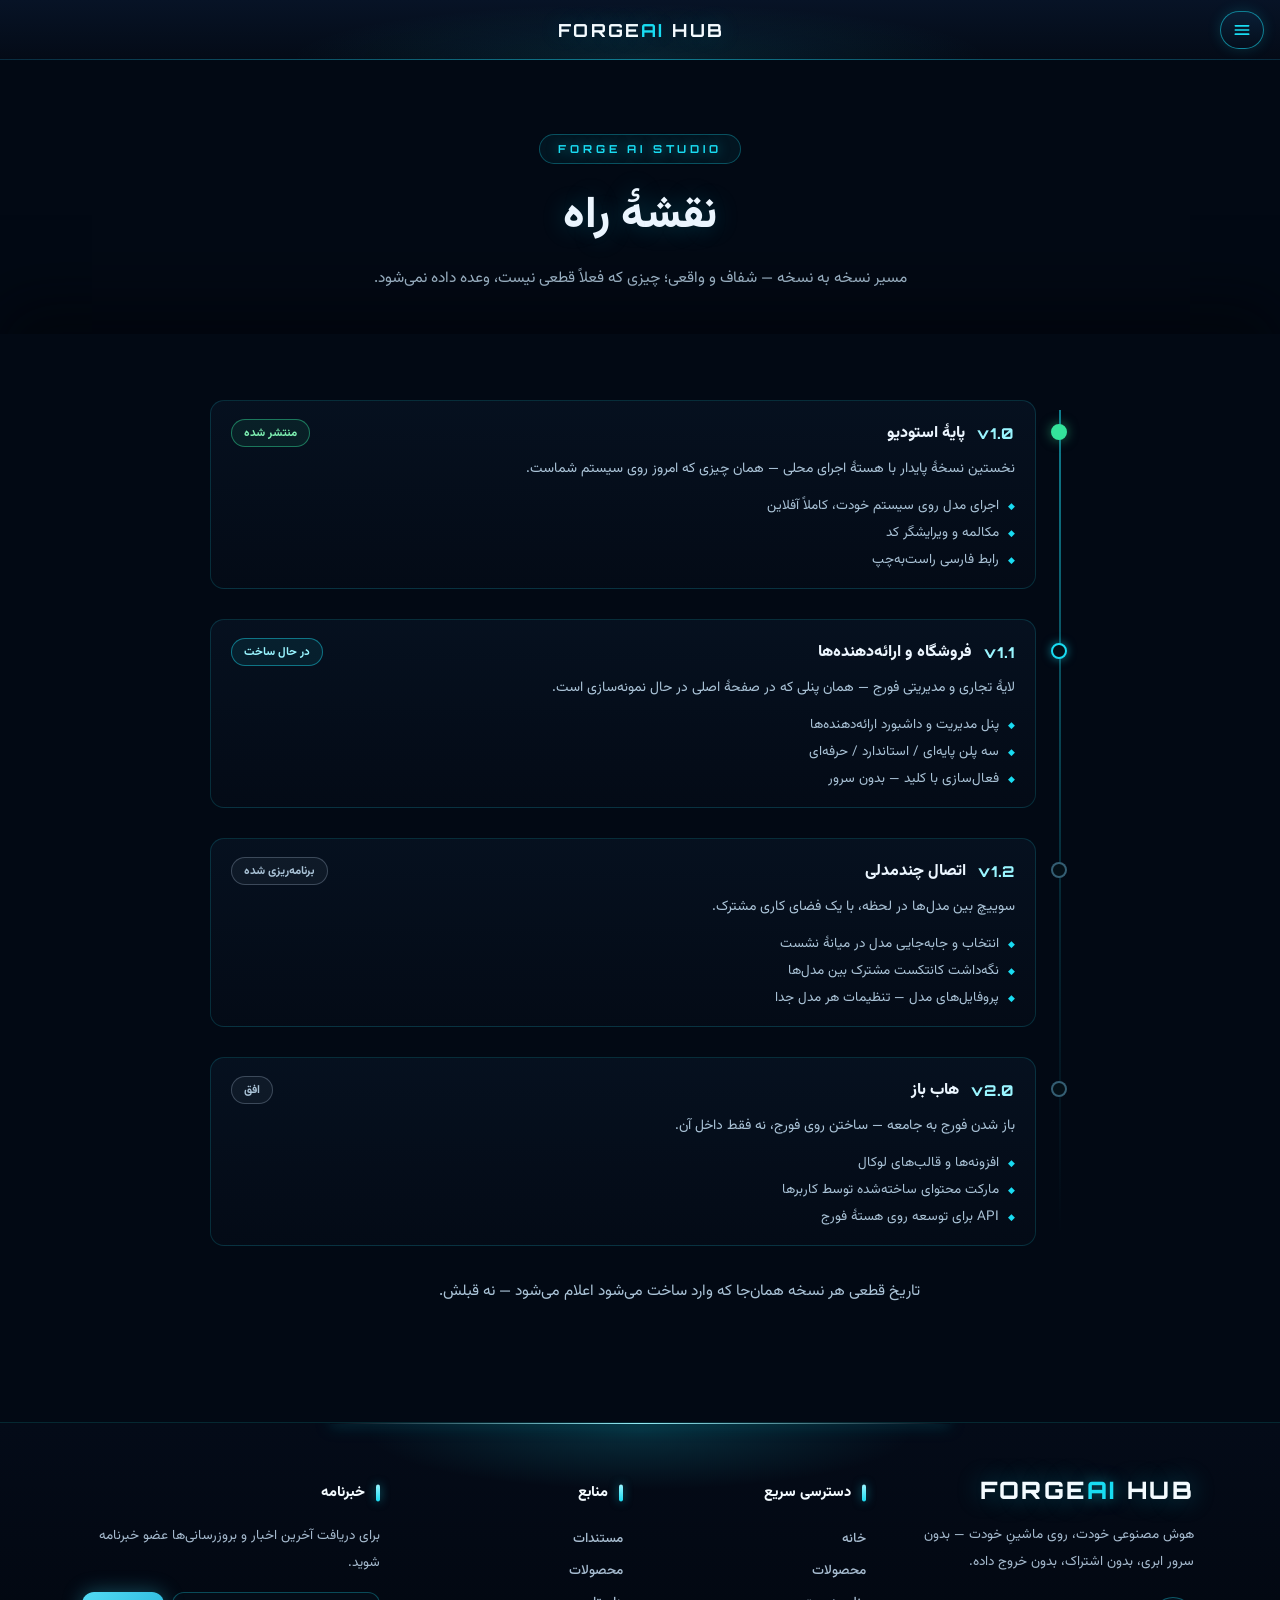
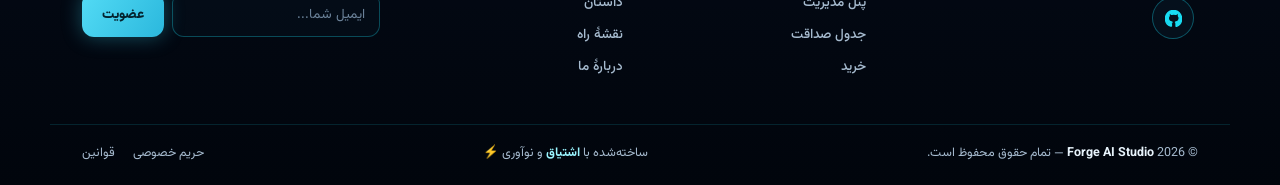
<file: roadmap.html>
<!DOCTYPE html>
<html lang="fa" dir="rtl">
<head>
<meta charset="UTF-8">
<meta name="viewport" content="width=device-width, initial-scale=1.0">
<title>نقشهٔ راه — FORGEAI HUB | LYTKUH STUDIO</title>
<meta name="description" content="نقشهٔ راه ForgeAI Studio — چه کامل شده، چه در صف ۱.۰.۳ است و بعدی چه خواهد بود.">
<link rel="icon" href="favicon.png" type="image/png">
<meta property="og:site_name" content="LYTKUH STUDIO">
<meta property="og:type" content="website">
<meta property="og:title" content="نقشهٔ راه — FORGEAI HUB">
<meta property="og:description" content="نقشهٔ راه ForgeAI Studio — چه کامل شده، چه در صف ۱.۰.۳ است و بعدی چه خواهد بود.">
<meta property="og:url" content="https://lytkuh.github.io/roadmap.html">
<meta property="og:image" content="https://lytkuh.github.io/assets/images/og-image.jpg">
<meta name="twitter:card" content="summary_large_image">
<link rel="stylesheet" href="assets/css/main.css">
<link rel="preconnect" href="https://fonts.googleapis.com">
<link rel="preconnect" href="https://fonts.gstatic.com" crossorigin>
<link href="https://fonts.googleapis.com/css2?family=Orbitron:wght@700;800&display=swap" rel="stylesheet">
</head>
<body>
<div id="app" dir="rtl" lang="fa">
<header class="bar" id="bar">
    <div class="bar-inner">

      <svg class="tab" viewBox="0 0 520 64" preserveAspectRatio="none" aria-hidden="true" focusable="false">
        <defs>
          <linearGradient id="gStroke" gradientUnits="userSpaceOnUse" x1="0" y1="0" x2="520" y2="0">
            <stop offset="0" stop-color="#19dcf2" stop-opacity="0"/>
            <stop offset="0.16" stop-color="#19dcf2" stop-opacity="0.45"/>
            <stop offset="0.34" stop-color="#19dcf2" stop-opacity="0.65"/>
            <stop offset="0.5" stop-color="#a5f7ff" stop-opacity="1"/>
            <stop offset="0.66" stop-color="#19dcf2" stop-opacity="0.65"/>
            <stop offset="0.84" stop-color="#19dcf2" stop-opacity="0.45"/>
            <stop offset="1" stop-color="#19dcf2" stop-opacity="0"/>
          </linearGradient>
          <linearGradient id="gFill" x1="0" y1="0" x2="0" y2="1">
            <stop offset="0" stop-color="#19dcf2" stop-opacity="0"/>
            <stop offset="1" stop-color="#19dcf2" stop-opacity="0.11"/>
          </linearGradient>
          <filter id="gBlur" x="-10%" y="-80%" width="120%" height="260%"><feGaussianBlur stdDeviation="3.2"/></filter>
          <filter id="gBlur2" x="-50%" y="-300%" width="200%" height="700%"><feGaussianBlur stdDeviation="2"/></filter>
        </defs>
        <path d="M0 14 H80 Q88 14 93 19 L137 57 Q141 61 147 61 H373 Q379 61 383 57 L427 19 Q432 14 440 14 H520" fill="none" stroke="url(#gStroke)" stroke-width="5" opacity="0.5" filter="url(#gBlur)" vector-effect="non-scaling-stroke"/>
        <path d="M0 14 H80 Q88 14 93 19 L137 57 Q141 61 147 61 H373 Q379 61 383 57 L427 19 Q432 14 440 14 H520" fill="none" stroke="url(#gStroke)" stroke-width="1.5" stroke-linejoin="round" vector-effect="non-scaling-stroke"/>
        <ellipse class="dot" cx="260" cy="61" rx="18" ry="2" fill="#d4fcff" filter="url(#gBlur2)"/>
      </svg>

      <button class="burger" id="burger" type="button" aria-expanded="false" aria-controls="menu" aria-label="باز کردن منو">
        <svg viewBox="0 0 24 24" aria-hidden="true"><path class="b-open" d="M4 7h16M4 12h16M4 17h16"/><path class="b-close" d="M6 6l12 12M18 6 6 18"/></svg>
      </button>

      <a class="logo" href="index.html" aria-label="FORGEAI HUB">FORGE<span>AI</span> HUB</a>

      <nav class="menu" id="menu" aria-label="Main">

        <ul class="primary">
          <li><a class="item" href="index.html" data-key="home">
            <svg viewBox="0 0 24 24" aria-hidden="true"><path d="M3 10.5 12 3l9 7.5V20a1 1 0 0 1-1 1h-5v-6H9v6H4a1 1 0 0 1-1-1z"/></svg>
            <span data-fa="خانه" data-en="Home">خانه</span></a></li>
          <li><a class="item" href="index.html#features" data-key="products">
            <svg viewBox="0 0 24 24" aria-hidden="true"><path d="m7.5 4.27 9 5.15"/><path d="M21 8a2 2 0 0 0-1-1.73l-7-4a2 2 0 0 0-2 0l-7 4A2 2 0 0 0 3 8v8a2 2 0 0 0 1 1.73l7 4a2 2 0 0 0 2 0l7-4A2 2 0 0 0 21 16Z"/><path d="m3.3 7 8.7 5 8.7-5"/><path d="M12 22V12"/></svg>
            <span data-fa="محصولات" data-en="Products">محصولات</span></a></li>
          <li class="nav-drop">
            <a class="item" href="#"><svg viewBox="0 0 24 24"><path d="M12 3a8 8 0 0 0-8 8v5a3 3 0 0 0 3 3h1.5v-7H6v-1a6 6 0 0 1 12 0v1h-2.5v7H17a3 3 0 0 0 3-3v-5a8 8 0 0 0-8-8z"/></svg><span>پشتیبانی</span><svg class="ic--chev" viewBox="0 0 24 24"><path d="m6 9 6 6 6-6"/></svg></a>
            <div class="drop-wrap">
              <ul class="drop-panel">
                <li><a aria-current="page" href="roadmap.html"><span class="ic"><svg viewBox="0 0 24 24"><path d="M12 21s-7-5.1-7-11a7 7 0 0 1 14 0c0 5.9-7 11-7 11zm0-8.5a2.5 2.5 0 1 0 0-5 2.5 2.5 0 0 0 0 5z" fill-rule="evenodd"/></svg></span>نقشهٔ راه</a></li>
                <li><a href="story.html"><span class="ic"><svg viewBox="0 0 24 24"><path d="M4 19.5A2.5 2.5 0 0 1 6.5 17H20V3H6.5A2.5 2.5 0 0 0 4 5.5v14z"/></svg></span>داستان</a></li>
                <li><a href="https://lytkuh.ir/guide" target="_blank" rel="noopener"><span class="ic"><svg viewBox="0 0 24 24"><path d="M12 2a10 10 0 1 0 .001 20.001A10 10 0 0 0 12 2zm1.4 6.4h-2.8V5.8h2.8v2.6zM9.3 10.2h3.5v8h-3.5z" fill-rule="evenodd"/></svg></span>راهنما</a></li>
              </ul>
            </div>
          </li>
          <li><a class="item" href="about.html" data-key="about">
            <svg viewBox="0 0 24 24" aria-hidden="true"><circle cx="12" cy="12" r="10"/><path d="M12 16v-4"/><path d="M12 8h.01"/></svg>
            <span data-fa="درباره ما" data-en="About">درباره ما</span></a></li>
          <li><a class="item" href="index.html#panel" data-key="cart">
            <svg viewBox="0 0 24 24" aria-hidden="true"><circle cx="8" cy="21" r="1"/><circle cx="19" cy="21" r="1"/><path d="M2.05 2.05h2l2.66 12.42a2 2 0 0 0 2 1.58h9.78a2 2 0 0 0 1.95-1.57l1.65-7.43H5.12"/></svg>
            <span data-fa="خرید" data-en="Cart">خرید</span></a></li>
        </ul>

        <div class="util">
          <a class="item pill" href="#" data-key="exit">
            <svg class="flip" viewBox="0 0 24 24" aria-hidden="true"><path d="M9 21H5a2 2 0 0 1-2-2V5a2 2 0 0 1 2-2h4"/><path d="m16 17 5-5-5-5"/><path d="M21 12H9"/></svg>
            <span data-fa="خروج" data-en="Exit">خروج</span></a>
          <span class="sep" aria-hidden="true"></span>
          <a class="item pill" href="about.html" data-key="about2">
            <svg viewBox="0 0 24 24" aria-hidden="true"><circle cx="12" cy="12" r="10"/><path d="M12 16v-4"/><path d="M12 8h.01"/></svg>
            <span data-fa="درباره ما" data-en="About">درباره ما</span></a>
          <a class="item pill" href="https://lytkuh.ir/guide" target="_blank" rel="noopener" data-key="guide2">
            <svg viewBox="0 0 24 24" aria-hidden="true"><path d="M14.106 5.553a2 2 0 0 0 1.788 0l3.659-1.83A1 1 0 0 1 21 4.619v12.764a1 1 0 0 1-.553.894l-4.553 2.277a2 2 0 0 1-1.788 0l-4.212-2.106a2 2 0 0 0-1.788 0l-3.659 1.83A1 1 0 0 1 3 19.381V6.618a1 1 0 0 1 .553-.894l4.553-2.277a2 2 0 0 1 1.788 0z"/><path d="M15 5.764v15"/><path d="M9 3.236v15"/></svg>
            <span data-fa="راهنما" data-en="Guide">راهنما</span></a>
          <span class="sep" aria-hidden="true"></span>
          <a class="item pill strong" href="#" data-key="lang">
            <svg viewBox="0 0 24 24" aria-hidden="true"><path d="M12 2a10 10 0 1 0 .001 20.001A10 10 0 0 0 12 2zm4.3 6.2h-2.9c-.3-1.6-.9-3-1.7-4 2 .6 3.7 2.1 4.6 4zM12 4.9c.9 1 1.6 2.4 2 4.3h-4c.4-1.9 1.1-3.3 2-4.3zM5.2 10.2h1.2c.1 1.4.4 2.8.8 4-1-.9-1.7-2.4-2-4zm0 3.6h1.2c.1 1.4.4 2.8.8 4-1-.9-1.7-2.4-2-4zm2.5 0h8.6c-.5 3.2-2.3 6-4.3 6s-3.8-2.8-4.3-6zm9.9 0h1.2c-.3 1.6-1 3.1-2 4 .4-1.2.7-2.6.8-4zm0-3.6c-.1-1.4-.4-2.8-.8-4 1 .9 1.7 2.4 2 4h-1.2z" fill-rule="evenodd"/></svg>
            <span data-fa="English" data-en="فارسی">English</span></a>
        </div>

      </nav>
    </div>
  </header>

<!-- ═══════════ PAGE HERO ═══════════ -->
<section class="page-hero">
  <div class="container">
    <span class="page-kicker">FORGE AI STUDIO</span>
    <h1 class="page-title">نقشهٔ راه</h1>
    <p class="page-sub">مسیر نسخه به نسخه — شفاف و واقعی؛ چیزی که فعلاً قطعی نیست، وعده داده نمی‌شود.</p>
  </div>
</section>

<div class="sheet">

<section class="section" id="timeline-body">
  <div class="container">
    <div class="timeline">
      <article class="tl-item is-done reveal">
        <div class="tl-card">
          <div class="tl-head">
            <span class="tl-ver">v1.0</span>
            <span class="tl-name">پایهٔ استودیو</span>
            <span class="tl-badge done">منتشر شده</span>
          </div>
          <p>نخستین نسخهٔ پایدار با هستهٔ اجرای محلی — همان چیزی که امروز روی سیستم شماست.</p>
          <ul class="tl-list">
            <li>اجرای مدل روی سیستم خودت، کاملاً آفلاین</li>
            <li>مکالمه و ویرایشگر کد</li>
            <li>رابط فارسی راست‌به‌چپ</li>
          </ul>
        </div>
      </article>
      <article class="tl-item reveal">
        <div class="tl-card">
          <div class="tl-head">
            <span class="tl-ver">v1.1</span>
            <span class="tl-name">فروشگاه و ارائه‌دهنده‌ها</span>
            <span class="tl-badge build">در حال ساخت</span>
          </div>
          <p>لایهٔ تجاری و مدیریتی فورج — همان پنلی که در صفحهٔ اصلی در حال نمونه‌سازی است.</p>
          <ul class="tl-list">
            <li>پنل مدیریت و داشبورد ارائه‌دهنده‌ها</li>
            <li>سه پلن پایه‌ای / استاندارد / حرفه‌ای</li>
            <li>فعال‌سازی با کلید — بدون سرور</li>
          </ul>
        </div>
      </article>
      <article class="tl-item is-planned reveal">
        <div class="tl-card">
          <div class="tl-head">
            <span class="tl-ver">v1.2</span>
            <span class="tl-name">اتصال چندمدلی</span>
            <span class="tl-badge plan">برنامه‌ریزی شده</span>
          </div>
          <p>سوییچ بین مدل‌ها در لحظه، با یک فضای کاری مشترک.</p>
          <ul class="tl-list">
            <li>انتخاب و جابه‌جایی مدل در میانهٔ نشست</li>
            <li>نگه‌داشت کانتکست مشترک بین مدل‌ها</li>
            <li>پروفایل‌های مدل — تنظیمات هر مدل جدا</li>
          </ul>
        </div>
      </article>
      <article class="tl-item is-planned reveal">
        <div class="tl-card">
          <div class="tl-head">
            <span class="tl-ver">v2.0</span>
            <span class="tl-name">هاب باز</span>
            <span class="tl-badge plan">افق</span>
          </div>
          <p>باز شدن فورج به جامعه — ساختن روی فورج، نه فقط داخل آن.</p>
          <ul class="tl-list">
            <li>افزونه‌ها و قالب‌های لوکال</li>
            <li>مارکت محتوای ساخته‌شده توسط کاربرها</li>
            <li>API برای توسعه روی هستهٔ فورج</li>
          </ul>
        </div>
      </article>
    </div>
    <p class="section-sub reveal" style="margin-top: 30px; margin-inline: auto;">تاریخ قطعی هر نسخه همان‌جا که وارد ساخت می‌شود اعلام می‌شود — نه قبلش.</p>
  </div>
</section>

<!-- ═══════════ فوتر نئون تمام‌عرض ═══════════ -->
<footer class="footer" id="footer">
  <div class="footer-glow" aria-hidden="true"></div>

  <div class="footer-in">
    <div class="footer-brand">
      <a class="footer-logo" href="index.html" dir="ltr">FORGE<b>AI</b> HUB</a>
      <p class="footer-tag">هوش مصنوعی خودت، روی ماشینِ خودت — بدون سرور ابری، بدون اشتراک، بدون خروج داده.</p>
      <div class="footer-soc">
        <a class="soc" href="https://github.com/lytkuh" target="_blank" rel="noopener" aria-label="گیت‌هاب"><svg viewBox="0 0 24 24"><path d="M12 .5C5.65.5.5 5.65.5 12c0 5.1 3.3 9.4 7.9 10.9.6.1.8-.3.8-.6v-2c-3.2.7-3.9-1.4-3.9-1.4-.5-1.3-1.3-1.7-1.3-1.7-1-.7.1-.7.1-.7 1.2.1 1.8 1.2 1.8 1.2 1 1.8 2.8 1.3 3.5 1 .1-.8.4-1.3.7-1.6-2.6-.3-5.3-1.3-5.3-5.7 0-1.3.5-2.3 1.2-3.2-.1-.3-.5-1.5.1-3.2 0 0 1-.3 3.3 1.2a11.5 11.5 0 0 1 6 0c2.3-1.5 3.3-1.2 3.3-1.2.6 1.7.2 2.9.1 3.2.7.9 1.2 1.9 1.2 3.2 0 4.4-2.7 5.4-5.3 5.7.4.4.8 1.1.8 2.2v3.3c0 .3.2.7.8.6A11.5 11.5 0 0 0 23.5 12C23.5 5.65 18.35.5 12 .5z"/></svg></a>
      </div>
    </div>

    <nav class="footer-col" aria-label="دسترسی سریع">
      <h4>دسترسی سریع</h4>
      <a href="index.html">خانه</a>
      <a href="products.html">محصولات</a>
      <a href="index.html#panel">پنل مدیریت</a>
      <a href="index.html#truth">جدول صداقت</a>
      <a href="https://lytkuh.ir/offer/open45" target="_blank" rel="noopener">خرید</a>
    </nav>

    <nav class="footer-col" aria-label="منابع">
      <h4>منابع</h4>
      <a href="https://lytkuh.ir/guide" target="_blank" rel="noopener">مستندات</a>
      <a href="products.html">محصولات</a>
      <a href="story.html">داستان</a>
      <a href="roadmap.html">نقشهٔ راه</a>
      <a href="about.html">دربارهٔ ما</a>
    </nav>

    <div class="footer-col footer-news">
      <h4>خبرنامه</h4>
      <p>برای دریافت آخرین اخبار و بروزرسانی‌ها عضو خبرنامه شوید.</p>
      <form class="news" id="newsForm">
        <input type="email" required class="f3-input" placeholder="ایمیل شما..." aria-label="ایمیل">
        <button type="submit" class="f3-sub">عضویت</button>
      </form>
    </div>
  </div>

  <div class="footer-bottom">
    <p class="copy">© 2026 <b>Forge AI Studio</b> — تمام حقوق محفوظ است.</p>
    <p class="made">ساخته‌شده با <b>اشتیاق</b> و نوآوری ⚡</p>
    <nav class="legal" aria-label="قوانین">
      <span class="ft-plain">حریم خصوصی</span>
      <span class="ft-plain">قوانین</span>
    </nav>
  </div>
</footer>
</div>
</div>
<script>
(function () {
  'use strict';
  var copyBtn = document.getElementById('copyCode');
  if (copyBtn) {
    var copyLabel = copyBtn.textContent;
    copyBtn.addEventListener('click', function () {
      function done() {
        copyBtn.classList.add('copied');
        copyBtn.textContent = 'کپی شد!';
        setTimeout(function () {
          copyBtn.classList.remove('copied');
          copyBtn.textContent = copyLabel;
        }, 1400);
      }
      if (navigator.clipboard && navigator.clipboard.writeText) navigator.clipboard.writeText('OPEN45').then(done, done);
      else {
        var ta = document.createElement('textarea');
        ta.value = 'OPEN45';
        document.body.appendChild(ta);
        ta.select();
        try { document.execCommand('copy'); } catch (e) {}
        document.body.removeChild(ta);
        done();
      }
    });
  }
  /* ── reveal on scroll ── */
  if ('IntersectionObserver' in window) {
    var io = new IntersectionObserver(function (entries) {
      entries.forEach(function (entry) {
        if (entry.isIntersecting) { entry.target.classList.add('is-in'); io.unobserve(entry.target); }
      });
    }, { threshold: 0.12, rootMargin: '0px 0px -40px 0px' });
    document.querySelectorAll('.reveal').forEach(function (el) { io.observe(el); });
  } else {
    document.querySelectorAll('.reveal').forEach(function (el) { el.classList.add('is-in'); });
  }

  /* ── منوی پنل: حالت فعال ── */
  document.querySelectorAll('.panel-menu .pm-item').forEach(function (item) {
    item.addEventListener('click', function (e) {
      e.preventDefault();
      document.querySelectorAll('.panel-menu .pm-item').forEach(function (i) { i.classList.remove('is-active'); });
      item.classList.add('is-active');
    });
  });

  var hs = document.getElementById('heroScroll');
  if (hs) hs.addEventListener('click', function () {
    var f = document.getElementById('features');
    if (f) f.scrollIntoView({ behavior: 'smooth', block: 'start' });
  });
})();
</script>
<script>
(function () {
  var app = document.getElementById('app');
  var bar = document.getElementById('bar');
  var burger = document.getElementById('burger');
  var labels = app.querySelectorAll('[data-fa]');
  var lang = 'fa';

  function setOpen(open) {
    bar.classList.toggle('open', open);
    burger.setAttribute('aria-expanded', open ? 'true' : 'false');
    burger.setAttribute('aria-label', lang === 'fa'
      ? (open ? 'بستن منو' : 'باز کردن منو')
      : (open ? 'Close menu' : 'Open menu'));
  }

  function setLang(next) {
    lang = next;
    bar.setAttribute('dir', next === 'fa' ? 'rtl' : 'ltr');
    app.setAttribute('lang', next);
    labels.forEach(function (el) { el.textContent = el.getAttribute('data-' + next); });
    setOpen(bar.classList.contains('open'));
  }

  app.addEventListener('click', function (e) {
    var a = e.target.closest('a.item, a.logo');
    if (!a) return;
    /* زبان: سوییچ درجا — بقیه: ناوبری واقعی بین صفحات */
    if (a.getAttribute('data-key') === 'lang') {
      e.preventDefault();
      setLang(lang === 'fa' ? 'en' : 'fa');
      return;
    }
    setOpen(false);
  });

  burger.addEventListener('click', function () { setOpen(!bar.classList.contains('open')); });

  document.addEventListener('keydown', function (e) {
    if (e.key === 'Escape' && bar.classList.contains('open')) { setOpen(false); burger.focus(); }
  });
  document.addEventListener('click', function (e) {
    if (bar.classList.contains('open') && !bar.contains(e.target)) setOpen(false);
  });

  var mq = window.matchMedia('(min-width: 1340px)');
  var onChange = function () { if (mq.matches) setOpen(false); };
  if (mq.addEventListener) mq.addEventListener('change', onChange); else mq.addListener(onChange);
})();
</script>
</body>
</html>
</file>
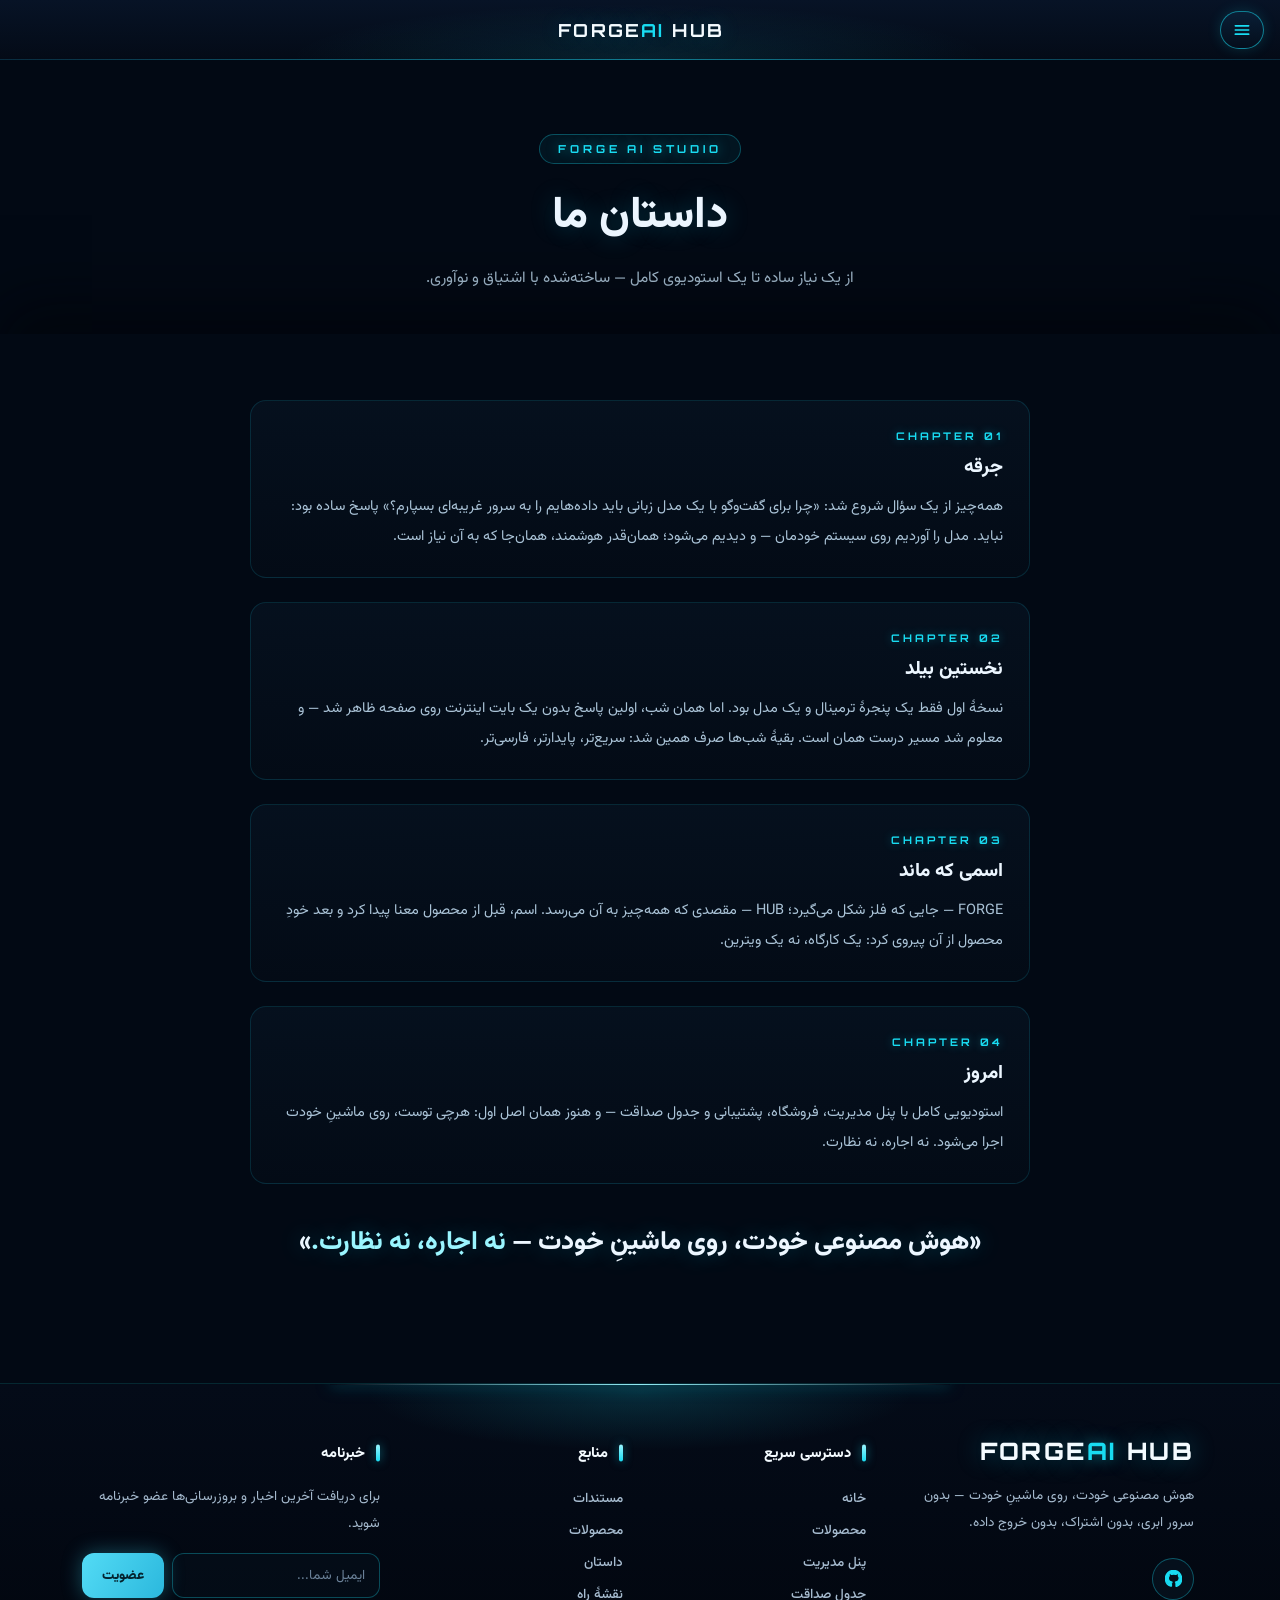
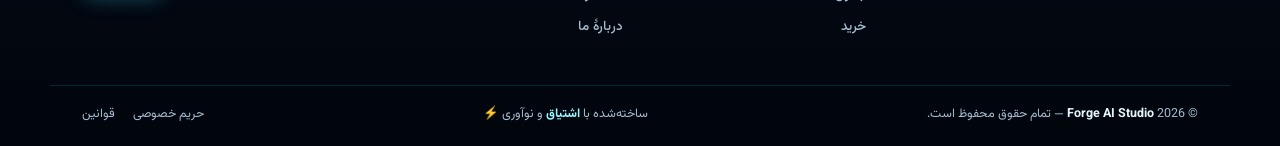
<file: story.html>
<!DOCTYPE html>
<html lang="fa" dir="rtl">
<head>
<meta charset="UTF-8">
<meta name="viewport" content="width=device-width, initial-scale=1.0">
<title>داستان ما — FORGEAI HUB | LYTKUH STUDIO</title>
<meta name="description" content="داستان LYTKUH — از ایده تا اولین انتشار عمومی ForgeAI Studio.">
<link rel="icon" href="favicon.png" type="image/png">
<meta property="og:site_name" content="LYTKUH STUDIO">
<meta property="og:type" content="website">
<meta property="og:title" content="داستان ما — FORGEAI HUB">
<meta property="og:description" content="داستان LYTKUH — از ایده تا اولین انتشار عمومی ForgeAI Studio.">
<meta property="og:url" content="https://lytkuh.github.io/story.html">
<meta property="og:image" content="https://lytkuh.github.io/assets/images/og-image.jpg">
<meta name="twitter:card" content="summary_large_image">
<link rel="stylesheet" href="assets/css/main.css">
<link rel="preconnect" href="https://fonts.googleapis.com">
<link rel="preconnect" href="https://fonts.gstatic.com" crossorigin>
<link href="https://fonts.googleapis.com/css2?family=Orbitron:wght@700;800&display=swap" rel="stylesheet">
</head>
<body>
<div id="app" dir="rtl" lang="fa">
<header class="bar" id="bar">
    <div class="bar-inner">

      <svg class="tab" viewBox="0 0 520 64" preserveAspectRatio="none" aria-hidden="true" focusable="false">
        <defs>
          <linearGradient id="gStroke" gradientUnits="userSpaceOnUse" x1="0" y1="0" x2="520" y2="0">
            <stop offset="0" stop-color="#19dcf2" stop-opacity="0"/>
            <stop offset="0.16" stop-color="#19dcf2" stop-opacity="0.45"/>
            <stop offset="0.34" stop-color="#19dcf2" stop-opacity="0.65"/>
            <stop offset="0.5" stop-color="#a5f7ff" stop-opacity="1"/>
            <stop offset="0.66" stop-color="#19dcf2" stop-opacity="0.65"/>
            <stop offset="0.84" stop-color="#19dcf2" stop-opacity="0.45"/>
            <stop offset="1" stop-color="#19dcf2" stop-opacity="0"/>
          </linearGradient>
          <linearGradient id="gFill" x1="0" y1="0" x2="0" y2="1">
            <stop offset="0" stop-color="#19dcf2" stop-opacity="0"/>
            <stop offset="1" stop-color="#19dcf2" stop-opacity="0.11"/>
          </linearGradient>
          <filter id="gBlur" x="-10%" y="-80%" width="120%" height="260%"><feGaussianBlur stdDeviation="3.2"/></filter>
          <filter id="gBlur2" x="-50%" y="-300%" width="200%" height="700%"><feGaussianBlur stdDeviation="2"/></filter>
        </defs>
        <path d="M0 14 H80 Q88 14 93 19 L137 57 Q141 61 147 61 H373 Q379 61 383 57 L427 19 Q432 14 440 14 H520" fill="none" stroke="url(#gStroke)" stroke-width="5" opacity="0.5" filter="url(#gBlur)" vector-effect="non-scaling-stroke"/>
        <path d="M0 14 H80 Q88 14 93 19 L137 57 Q141 61 147 61 H373 Q379 61 383 57 L427 19 Q432 14 440 14 H520" fill="none" stroke="url(#gStroke)" stroke-width="1.5" stroke-linejoin="round" vector-effect="non-scaling-stroke"/>
        <ellipse class="dot" cx="260" cy="61" rx="18" ry="2" fill="#d4fcff" filter="url(#gBlur2)"/>
      </svg>

      <button class="burger" id="burger" type="button" aria-expanded="false" aria-controls="menu" aria-label="باز کردن منو">
        <svg viewBox="0 0 24 24" aria-hidden="true"><path class="b-open" d="M4 7h16M4 12h16M4 17h16"/><path class="b-close" d="M6 6l12 12M18 6 6 18"/></svg>
      </button>

      <a class="logo" href="index.html" aria-label="FORGEAI HUB">FORGE<span>AI</span> HUB</a>

      <nav class="menu" id="menu" aria-label="Main">

        <ul class="primary">
          <li><a class="item" href="index.html" data-key="home">
            <svg viewBox="0 0 24 24" aria-hidden="true"><path d="M3 10.5 12 3l9 7.5V20a1 1 0 0 1-1 1h-5v-6H9v6H4a1 1 0 0 1-1-1z"/></svg>
            <span data-fa="خانه" data-en="Home">خانه</span></a></li>
          <li><a class="item" href="index.html#features" data-key="products">
            <svg viewBox="0 0 24 24" aria-hidden="true"><path d="m7.5 4.27 9 5.15"/><path d="M21 8a2 2 0 0 0-1-1.73l-7-4a2 2 0 0 0-2 0l-7 4A2 2 0 0 0 3 8v8a2 2 0 0 0 1 1.73l7 4a2 2 0 0 0 2 0l7-4A2 2 0 0 0 21 16Z"/><path d="m3.3 7 8.7 5 8.7-5"/><path d="M12 22V12"/></svg>
            <span data-fa="محصولات" data-en="Products">محصولات</span></a></li>
          <li class="nav-drop">
            <a class="item" href="#"><svg viewBox="0 0 24 24"><path d="M12 3a8 8 0 0 0-8 8v5a3 3 0 0 0 3 3h1.5v-7H6v-1a6 6 0 0 1 12 0v1h-2.5v7H17a3 3 0 0 0 3-3v-5a8 8 0 0 0-8-8z"/></svg><span>پشتیبانی</span><svg class="ic--chev" viewBox="0 0 24 24"><path d="m6 9 6 6 6-6"/></svg></a>
            <div class="drop-wrap">
              <ul class="drop-panel">
                <li><a href="roadmap.html"><span class="ic"><svg viewBox="0 0 24 24"><path d="M12 21s-7-5.1-7-11a7 7 0 0 1 14 0c0 5.9-7 11-7 11zm0-8.5a2.5 2.5 0 1 0 0-5 2.5 2.5 0 0 0 0 5z" fill-rule="evenodd"/></svg></span>نقشهٔ راه</a></li>
                <li><a aria-current="page" href="story.html"><span class="ic"><svg viewBox="0 0 24 24"><path d="M4 19.5A2.5 2.5 0 0 1 6.5 17H20V3H6.5A2.5 2.5 0 0 0 4 5.5v14z"/></svg></span>داستان</a></li>
                <li><a href="https://lytkuh.ir/guide" target="_blank" rel="noopener"><span class="ic"><svg viewBox="0 0 24 24"><path d="M12 2a10 10 0 1 0 .001 20.001A10 10 0 0 0 12 2zm1.4 6.4h-2.8V5.8h2.8v2.6zM9.3 10.2h3.5v8h-3.5z" fill-rule="evenodd"/></svg></span>راهنما</a></li>
              </ul>
            </div>
          </li>
          <li><a class="item" href="about.html" data-key="about">
            <svg viewBox="0 0 24 24" aria-hidden="true"><circle cx="12" cy="12" r="10"/><path d="M12 16v-4"/><path d="M12 8h.01"/></svg>
            <span data-fa="درباره ما" data-en="About">درباره ما</span></a></li>
          <li><a class="item" href="index.html#panel" data-key="cart">
            <svg viewBox="0 0 24 24" aria-hidden="true"><circle cx="8" cy="21" r="1"/><circle cx="19" cy="21" r="1"/><path d="M2.05 2.05h2l2.66 12.42a2 2 0 0 0 2 1.58h9.78a2 2 0 0 0 1.95-1.57l1.65-7.43H5.12"/></svg>
            <span data-fa="خرید" data-en="Cart">خرید</span></a></li>
        </ul>

        <div class="util">
          <a class="item pill" href="#" data-key="exit">
            <svg class="flip" viewBox="0 0 24 24" aria-hidden="true"><path d="M9 21H5a2 2 0 0 1-2-2V5a2 2 0 0 1 2-2h4"/><path d="m16 17 5-5-5-5"/><path d="M21 12H9"/></svg>
            <span data-fa="خروج" data-en="Exit">خروج</span></a>
          <span class="sep" aria-hidden="true"></span>
          <a class="item pill" href="about.html" data-key="about2">
            <svg viewBox="0 0 24 24" aria-hidden="true"><circle cx="12" cy="12" r="10"/><path d="M12 16v-4"/><path d="M12 8h.01"/></svg>
            <span data-fa="درباره ما" data-en="About">درباره ما</span></a>
          <a class="item pill" href="https://lytkuh.ir/guide" target="_blank" rel="noopener" data-key="guide2">
            <svg viewBox="0 0 24 24" aria-hidden="true"><path d="M14.106 5.553a2 2 0 0 0 1.788 0l3.659-1.83A1 1 0 0 1 21 4.619v12.764a1 1 0 0 1-.553.894l-4.553 2.277a2 2 0 0 1-1.788 0l-4.212-2.106a2 2 0 0 0-1.788 0l-3.659 1.83A1 1 0 0 1 3 19.381V6.618a1 1 0 0 1 .553-.894l4.553-2.277a2 2 0 0 1 1.788 0z"/><path d="M15 5.764v15"/><path d="M9 3.236v15"/></svg>
            <span data-fa="راهنما" data-en="Guide">راهنما</span></a>
          <span class="sep" aria-hidden="true"></span>
          <a class="item pill strong" href="#" data-key="lang">
            <svg viewBox="0 0 24 24" aria-hidden="true"><path d="M12 2a10 10 0 1 0 .001 20.001A10 10 0 0 0 12 2zm4.3 6.2h-2.9c-.3-1.6-.9-3-1.7-4 2 .6 3.7 2.1 4.6 4zM12 4.9c.9 1 1.6 2.4 2 4.3h-4c.4-1.9 1.1-3.3 2-4.3zM5.2 10.2h1.2c.1 1.4.4 2.8.8 4-1-.9-1.7-2.4-2-4zm0 3.6h1.2c.1 1.4.4 2.8.8 4-1-.9-1.7-2.4-2-4zm2.5 0h8.6c-.5 3.2-2.3 6-4.3 6s-3.8-2.8-4.3-6zm9.9 0h1.2c-.3 1.6-1 3.1-2 4 .4-1.2.7-2.6.8-4zm0-3.6c-.1-1.4-.4-2.8-.8-4 1 .9 1.7 2.4 2 4h-1.2z" fill-rule="evenodd"/></svg>
            <span data-fa="English" data-en="فارسی">English</span></a>
        </div>

      </nav>
    </div>
  </header>

<!-- ═══════════ PAGE HERO ═══════════ -->
<section class="page-hero">
  <div class="container">
    <span class="page-kicker">FORGE AI STUDIO</span>
    <h1 class="page-title">داستان ما</h1>
    <p class="page-sub">از یک نیاز ساده تا یک استودیوی کامل — ساخته‌شده با اشتیاق و نوآوری.</p>
  </div>
</section>

<div class="sheet">

<section class="section" id="story-body">
  <div class="container">
    <div class="story-wrap">
      <article class="story-block reveal">
        <span class="story-tag">CHAPTER 01</span>
        <h3>جرقه</h3>
        <p>همه‌چیز از یک سؤال شروع شد: «چرا برای گفت‌وگو با یک مدل زبانی باید داده‌هایم را به سرور غریبه‌ای بسپارم؟» پاسخ ساده بود: نباید. مدل را آوردیم روی سیستم خودمان — و دیدیم می‌شود؛ همان‌قدر هوشمند، همان‌جا که به آن نیاز است.</p>
      </article>
      <article class="story-block reveal">
        <span class="story-tag">CHAPTER 02</span>
        <h3>نخستین بیلد</h3>
        <p>نسخهٔ اول فقط یک پنجرهٔ ترمینال و یک مدل بود. اما همان شب، اولین پاسخ بدون یک بایت اینترنت روی صفحه ظاهر شد — و معلوم شد مسیر درست همان است. بقیهٔ شب‌ها صرف همین شد: سریع‌تر، پایدارتر، فارسی‌تر.</p>
      </article>
      <article class="story-block reveal">
        <span class="story-tag">CHAPTER 03</span>
        <h3>اسمی که ماند</h3>
        <p>FORGE — جایی که فلز شکل می‌گیرد؛ HUB — مقصدی که همه‌چیز به آن می‌رسد. اسم، قبل از محصول معنا پیدا کرد و بعد خودِ محصول از آن پیروی کرد: یک کارگاه، نه یک ویترین.</p>
      </article>
      <article class="story-block reveal">
        <span class="story-tag">CHAPTER 04</span>
        <h3>امروز</h3>
        <p>استودیویی کامل با پنل مدیریت، فروشگاه، پشتیبانی و جدول صداقت — و هنوز همان اصل اول: هرچی توست، روی ماشینِ خودت اجرا می‌شود. نه اجاره، نه نظارت.</p>
      </article>
    </div>
    <p class="story-quote reveal">«هوش مصنوعی خودت، روی ماشینِ خودت — <span class="accent">نه اجاره، نه نظارت.</span>»</p>
  </div>
</section>

<!-- ═══════════ فوتر نئون تمام‌عرض ═══════════ -->
<footer class="footer" id="footer">
  <div class="footer-glow" aria-hidden="true"></div>

  <div class="footer-in">
    <div class="footer-brand">
      <a class="footer-logo" href="index.html" dir="ltr">FORGE<b>AI</b> HUB</a>
      <p class="footer-tag">هوش مصنوعی خودت، روی ماشینِ خودت — بدون سرور ابری، بدون اشتراک، بدون خروج داده.</p>
      <div class="footer-soc">
        <a class="soc" href="https://github.com/lytkuh" target="_blank" rel="noopener" aria-label="گیت‌هاب"><svg viewBox="0 0 24 24"><path d="M12 .5C5.65.5.5 5.65.5 12c0 5.1 3.3 9.4 7.9 10.9.6.1.8-.3.8-.6v-2c-3.2.7-3.9-1.4-3.9-1.4-.5-1.3-1.3-1.7-1.3-1.7-1-.7.1-.7.1-.7 1.2.1 1.8 1.2 1.8 1.2 1 1.8 2.8 1.3 3.5 1 .1-.8.4-1.3.7-1.6-2.6-.3-5.3-1.3-5.3-5.7 0-1.3.5-2.3 1.2-3.2-.1-.3-.5-1.5.1-3.2 0 0 1-.3 3.3 1.2a11.5 11.5 0 0 1 6 0c2.3-1.5 3.3-1.2 3.3-1.2.6 1.7.2 2.9.1 3.2.7.9 1.2 1.9 1.2 3.2 0 4.4-2.7 5.4-5.3 5.7.4.4.8 1.1.8 2.2v3.3c0 .3.2.7.8.6A11.5 11.5 0 0 0 23.5 12C23.5 5.65 18.35.5 12 .5z"/></svg></a>
      </div>
    </div>

    <nav class="footer-col" aria-label="دسترسی سریع">
      <h4>دسترسی سریع</h4>
      <a href="index.html">خانه</a>
      <a href="products.html">محصولات</a>
      <a href="index.html#panel">پنل مدیریت</a>
      <a href="index.html#truth">جدول صداقت</a>
      <a href="https://lytkuh.ir/offer/open45" target="_blank" rel="noopener">خرید</a>
    </nav>

    <nav class="footer-col" aria-label="منابع">
      <h4>منابع</h4>
      <a href="https://lytkuh.ir/guide" target="_blank" rel="noopener">مستندات</a>
      <a href="products.html">محصولات</a>
      <a href="story.html">داستان</a>
      <a href="roadmap.html">نقشهٔ راه</a>
      <a href="about.html">دربارهٔ ما</a>
    </nav>

    <div class="footer-col footer-news">
      <h4>خبرنامه</h4>
      <p>برای دریافت آخرین اخبار و بروزرسانی‌ها عضو خبرنامه شوید.</p>
      <form class="news" id="newsForm">
        <input type="email" required class="f3-input" placeholder="ایمیل شما..." aria-label="ایمیل">
        <button type="submit" class="f3-sub">عضویت</button>
      </form>
    </div>
  </div>

  <div class="footer-bottom">
    <p class="copy">© 2026 <b>Forge AI Studio</b> — تمام حقوق محفوظ است.</p>
    <p class="made">ساخته‌شده با <b>اشتیاق</b> و نوآوری ⚡</p>
    <nav class="legal" aria-label="قوانین">
      <span class="ft-plain">حریم خصوصی</span>
      <span class="ft-plain">قوانین</span>
    </nav>
  </div>
</footer>
</div>
</div>
<script>
(function () {
  'use strict';
  var copyBtn = document.getElementById('copyCode');
  if (copyBtn) {
    var copyLabel = copyBtn.textContent;
    copyBtn.addEventListener('click', function () {
      function done() {
        copyBtn.classList.add('copied');
        copyBtn.textContent = 'کپی شد!';
        setTimeout(function () {
          copyBtn.classList.remove('copied');
          copyBtn.textContent = copyLabel;
        }, 1400);
      }
      if (navigator.clipboard && navigator.clipboard.writeText) navigator.clipboard.writeText('OPEN45').then(done, done);
      else {
        var ta = document.createElement('textarea');
        ta.value = 'OPEN45';
        document.body.appendChild(ta);
        ta.select();
        try { document.execCommand('copy'); } catch (e) {}
        document.body.removeChild(ta);
        done();
      }
    });
  }
  /* ── reveal on scroll ── */
  if ('IntersectionObserver' in window) {
    var io = new IntersectionObserver(function (entries) {
      entries.forEach(function (entry) {
        if (entry.isIntersecting) { entry.target.classList.add('is-in'); io.unobserve(entry.target); }
      });
    }, { threshold: 0.12, rootMargin: '0px 0px -40px 0px' });
    document.querySelectorAll('.reveal').forEach(function (el) { io.observe(el); });
  } else {
    document.querySelectorAll('.reveal').forEach(function (el) { el.classList.add('is-in'); });
  }

  /* ── منوی پنل: حالت فعال ── */
  document.querySelectorAll('.panel-menu .pm-item').forEach(function (item) {
    item.addEventListener('click', function (e) {
      e.preventDefault();
      document.querySelectorAll('.panel-menu .pm-item').forEach(function (i) { i.classList.remove('is-active'); });
      item.classList.add('is-active');
    });
  });

  var hs = document.getElementById('heroScroll');
  if (hs) hs.addEventListener('click', function () {
    var f = document.getElementById('features');
    if (f) f.scrollIntoView({ behavior: 'smooth', block: 'start' });
  });
})();
</script>
<script>
(function () {
  var app = document.getElementById('app');
  var bar = document.getElementById('bar');
  var burger = document.getElementById('burger');
  var labels = app.querySelectorAll('[data-fa]');
  var lang = 'fa';

  function setOpen(open) {
    bar.classList.toggle('open', open);
    burger.setAttribute('aria-expanded', open ? 'true' : 'false');
    burger.setAttribute('aria-label', lang === 'fa'
      ? (open ? 'بستن منو' : 'باز کردن منو')
      : (open ? 'Close menu' : 'Open menu'));
  }

  function setLang(next) {
    lang = next;
    bar.setAttribute('dir', next === 'fa' ? 'rtl' : 'ltr');
    app.setAttribute('lang', next);
    labels.forEach(function (el) { el.textContent = el.getAttribute('data-' + next); });
    setOpen(bar.classList.contains('open'));
  }

  app.addEventListener('click', function (e) {
    var a = e.target.closest('a.item, a.logo');
    if (!a) return;
    /* زبان: سوییچ درجا — بقیه: ناوبری واقعی بین صفحات */
    if (a.getAttribute('data-key') === 'lang') {
      e.preventDefault();
      setLang(lang === 'fa' ? 'en' : 'fa');
      return;
    }
    setOpen(false);
  });

  burger.addEventListener('click', function () { setOpen(!bar.classList.contains('open')); });

  document.addEventListener('keydown', function (e) {
    if (e.key === 'Escape' && bar.classList.contains('open')) { setOpen(false); burger.focus(); }
  });
  document.addEventListener('click', function (e) {
    if (bar.classList.contains('open') && !bar.contains(e.target)) setOpen(false);
  });

  var mq = window.matchMedia('(min-width: 1340px)');
  var onChange = function () { if (mq.matches) setOpen(false); };
  if (mq.addEventListener) mq.addEventListener('change', onChange); else mq.addListener(onChange);
})();
</script>
</body>
</html>
</file>
<file: assets/css/main.css>
/* ═══════════════════════════════════════════════════════════════
   FORGEAI HUB — نسخه جدید (تک‌نسخه تمیز)
   طرح کاربر: پس‌زمینه + مشبک + قاب کناری + هدر کوک‌پیت
   نسخه قبلی: index-v1.html + assets/css/style-v1.css (بکاپ)
   ═══════════════════════════════════════════════════════════════ */
* { margin: 0; padding: 0; box-sizing: border-box; }

/* — پس‌زمینه ثابت: هاله‌های محیطی نئون + وینیت — بدون الگو — */
.mesh {
  position: fixed;
  inset: 0;
  z-index: -1;
  pointer-events: none;
  background:
    radial-gradient(42% 30% at 50% 4%, rgba(25, 220, 242, .09), transparent 70%),
    radial-gradient(34% 30% at 10% 44%, rgba(18, 110, 215, .07), transparent 72%),
    radial-gradient(34% 30% at 90% 60%, rgba(18, 110, 215, .07), transparent 72%),
    radial-gradient(50% 30% at 50% 100%, rgba(25, 220, 242, .07), transparent 72%);
}
/* تپش ملایم هاله محیطی — زنده ولی حرفه‌ای */
.mesh::before {
  content: ''; position: absolute; inset: 0;
  background: radial-gradient(42% 30% at 50% 26%, rgba(25, 220, 242, .08), transparent 70%);
  animation: meshBreath 11s ease-in-out infinite;
}
@keyframes meshBreath { 0%, 100% { opacity: .35; } 50% { opacity: 1; } }

/* وینیت — لبه‌ها تیره‌تر برای عمق */
.mesh::after {
  content: ''; position: absolute; inset: 0;
  background: radial-gradient(115% 90% at 50% 42%, transparent 52%, rgba(1, 4, 10, .5) 100%);
}

/* ═══ فونت‌ها ═══ */
@font-face {
  font-family: 'Vazirmatn';
  src: url('../fonts/webfonts/Vazirmatn[wght].woff2') format('woff2-variations');
  font-weight: 100 900; font-display: swap;
}
@font-face {
  font-family: 'Vazirmatn';
  src: url('../fonts/webfonts/Vazirmatn-Regular.woff2') format('woff2');
  font-weight: 400; font-display: swap;
}
/* (web release) وزن‌های 600/700/900 توسط نسخهٔ variable بالای صفحه پوشش داده می‌شوند؛
   بلاک‌های static آن وزن‌ها حذف شدند تا هیچ درخواست فونت 404 نماند */
@font-face {
  font-family: 'JetBrains Mono';
  src: url('../fonts/JetBrainsMono-Regular.woff2') format('woff2');
  font-weight: 400; font-display: swap;
}
@font-face {
  font-family: 'JetBrains Mono';
  src: url('../fonts/JetBrainsMono-Bold.woff2') format('woff2');
  font-weight: 700; font-display: swap;
}

:root {
  --void: #02060d;
  --navy: #050d1b;
  --navy-2: #071a31;
  --cyan: #19dcf2;
  --cyan-hi: #9af5ff;
  --ink: #ecf6ff;
  --ink-dim: #a6bbcf;
  --font-ui: "Vazirmatn", "Segoe UI", Tahoma, "Noto Sans Arabic", sans-serif;
  --font-logo: "Orbitron", "Segoe UI", "Arial Black", sans-serif;
  --gut: 32px;
  --bar-h: 64px;
  --svgw: 520px;
  --item-x: 16px;
  --item-h: 38px;
  --gap: 8px;
  --fs: 14.5px;
  --cyan-soft: #67e8f9;
  --green: #34e39b;
  --yellow: #fbbf24;
  --text: #f2faff;
  --muted: #aac3d7;
  --mono: 'JetBrains Mono', Consolas, monospace;
}
html { scroll-behavior: smooth; overflow-x: clip; background-color: #020914; }
body { overflow-x: clip; }
body {
  font-family: 'Vazirmatn', Tahoma, sans-serif;
  color: var(--text);
  -webkit-font-smoothing: antialiased;
}
svg { width: 1em; height: 1em; fill: none; stroke: currentColor; stroke-width: 1.7; stroke-linecap: round; stroke-linejoin: round; }
a { color: inherit; text-decoration: none; }
button { font: inherit; color: inherit; background: none; border: 0; cursor: pointer; }
.accent { color: var(--cyan-soft); }

/* Layout: full-width neon bar on a 3-column grid (main nav | logo tab | utility pills). Below 1340px it collapses to a logo plus a drawer. Single dark look by design. */
:root {
  --void: #02060d;
  --navy: #050d1b;
  --navy-2: #071a31;
  --cyan: #19dcf2;
  --cyan-hi: #9af5ff;
  --ink: #ecf6ff;
  --ink-dim: #a6bbcf;
  --font-ui: "Vazirmatn", "Segoe UI", Tahoma, "Noto Sans Arabic", sans-serif;
  --font-logo: "Orbitron", "Segoe UI", "Arial Black", sans-serif;
  --gut: 32px;
  --bar-h: 64px;
  --svgw: 520px;
  --item-x: 16px;
  --item-h: 38px;
  --gap: 8px;
  --fs: 14.5px;
  color-scheme: dark;
}

* { box-sizing: border-box; }

body {
  margin: 0;
  color: var(--ink);
  font-family: var(--font-ui);
  font-size: var(--fs);
  -webkit-font-smoothing: antialiased;
}

/* paints the phone's top safe-area band in the bar colour */
body::before {
  content: "";
  position: fixed;
  inset: 0 0 auto;
  height: env(safe-area-inset-top, 0px);
  background: var(--navy);
  z-index: 30;
}

#app { overflow-x: clip; }

/* ---------- bar ---------- */
.bar {
  position: sticky;
  top: env(safe-area-inset-top, 0px);
  z-index: 20;
  height: var(--bar-h);
  background:
    radial-gradient(38% 130% at 50% 100%, rgba(25, 220, 242, 0.10), transparent 72%),
    linear-gradient(180deg, #071326 0%, #040b17 100%);
  border-bottom: 1px solid rgba(25, 220, 242, 0.12);
}
.bar::after {
  content: "";
  position: absolute;
  left: 0; right: 0; bottom: -1px;
  height: 1px;
  background: linear-gradient(90deg, transparent, rgba(25, 220, 242, 0.5), transparent);
  opacity: 0.35;
  pointer-events: none;
}

.bar-inner {
  position: relative;
  height: 100%;
  display: grid;
  grid-template-columns: 1fr auto 1fr;
  align-items: center;
  column-gap: 24px;
  padding-left: max(var(--gut), env(safe-area-inset-left, 0px));
  padding-right: max(var(--gut), env(safe-area-inset-right, 0px));
}

.tab {
  position: absolute;
  left: 50%;
  top: 0;
  width: var(--svgw);
  height: 100%;
  transform: translateX(-50%);
  pointer-events: none;
  overflow: visible;
  z-index: 0;
}
.tab .dot { animation: pulse 3.4s ease-in-out infinite; }
@keyframes pulse { 0%, 100% { opacity: 0.55; } 50% { opacity: 1; } }

.menu { display: contents; }

.logo, .primary, .util { position: relative; z-index: 1; grid-row: 1; }

.logo {
  grid-column: 2;
  direction: ltr;
  unicode-bidi: isolate;
  font-family: var(--font-logo);
  font-weight: 700;
  font-size: 22px;
  letter-spacing: 0.12em;
  padding-left: 0.12em;
  color: #f4fbff;
  text-decoration: none;
  white-space: nowrap;
  text-shadow: 0 0 22px rgba(25, 220, 242, 0.22);
  line-height: 1;
}
.logo span { color: var(--cyan); }

.primary {
  grid-column: 1;
  justify-self: start;
  display: flex;
  align-items: center;
  gap: var(--gap);
  margin: 0;
  padding: 0;
  list-style: none;
}
.util {
  grid-column: 3;
  justify-self: end;
  display: flex;
  align-items: center;
  gap: calc(var(--gap) + 4px);
}
.sep {
  width: 1px;
  height: 18px;
  flex: none;
  background: rgba(166, 187, 207, 0.35);
}

/* ---------- items ---------- */
.item {
  display: inline-flex;
  align-items: center;
  gap: 8px;
  height: var(--item-h);
  padding: 0 var(--item-x);
  border: 1px solid transparent;
  border-radius: 999px;
  color: var(--ink);
  font-size: var(--fs);
  font-weight: 500;
  text-decoration: none;
  white-space: nowrap;
  cursor: pointer;
  -webkit-tap-highlight-color: transparent;
  transition: color 0.18s, border-color 0.18s, background 0.18s, box-shadow 0.18s;
}
.item span { line-height: 1.2; }
.item svg {
  width: 18px;
  height: 18px;
  flex: none;
  color: var(--cyan);
  fill: none;
  stroke: currentColor;
  stroke-width: 1.8;
  stroke-linecap: round;
  stroke-linejoin: round;
  transition: color 0.18s;
}
.item:hover { color: var(--cyan-hi); }
.item:hover svg { color: var(--cyan-hi); }
.item:active { transform: translateY(1px); }

.item[aria-current="page"] {
  color: #7ff1fc;
  font-weight: 700;
  border-color: var(--cyan);
  background: linear-gradient(180deg, rgba(25, 220, 242, 0.20), rgba(25, 220, 242, 0.06));
  box-shadow: 0 0 0 1px rgba(25, 220, 242, 0.10), 0 0 18px rgba(25, 220, 242, 0.38), inset 0 0 12px rgba(25, 220, 242, 0.16);
}
.item[aria-current="page"] svg { color: #7ff1fc; }
.item[data-key="home"][aria-current="page"] svg { fill: currentColor; }

.pill {
  border-color: rgba(25, 220, 242, 0.45);
  background: linear-gradient(180deg, rgba(10, 32, 56, 0.92), rgba(5, 14, 28, 0.92));
  box-shadow: 0 0 14px rgba(25, 220, 242, 0.12), inset 0 0 10px rgba(25, 220, 242, 0.06);
}
.pill:hover {
  color: #fff;
  border-color: var(--cyan);
  box-shadow: 0 0 20px rgba(25, 220, 242, 0.38), inset 0 0 12px rgba(25, 220, 242, 0.12);
}
.pill.strong {
  color: var(--cyan);
  font-weight: 700;
  border-color: rgba(25, 220, 242, 0.85);
  box-shadow: 0 0 20px rgba(25, 220, 242, 0.34), inset 0 0 12px rgba(25, 220, 242, 0.14);
}
.pill.strong svg path { fill: currentColor; }
.pill.strong svg circle { fill: var(--navy-2); stroke: none; }

#app[dir="rtl"] .flip { transform: scaleX(-1); }

.item:focus-visible, .logo:focus-visible, .burger:focus-visible {
  outline: 2px solid var(--cyan-hi);
  outline-offset: 3px;
}

/* — دراپ‌داون پشتیبانی — */
.nav-drop { position: relative; }
.nav-drop .ic--chev { display: inline-flex; }
.nav-drop .ic--chev svg { width: 14px; height: 14px; transition: transform .25s; }
.nav-drop:hover .ic--chev svg { transform: rotate(180deg); }
.drop-wrap {
  display: none;
  position: absolute; top: 100%; right: 0;
  padding-top: 12px;
  z-index: 70;
}
.nav-drop:hover .drop-wrap,
.nav-drop:focus-within .drop-wrap { display: block; }
.drop-panel {
  position: relative;
  list-style: none;
  min-width: 208px;
  padding: 10px 8px 8px;
  border: 1px solid rgba(25, 220, 242, .30);
  border-radius: 14px;
  background: linear-gradient(180deg, rgba(8, 24, 39, .97), rgba(4, 12, 22, .97));
  box-shadow: 0 18px 44px rgba(0, 0, 0, .6), 0 0 24px rgba(25, 220, 242, .16), inset 0 1px 0 rgba(125, 211, 252, .18);
}
.drop-panel::before {
  content: ''; position: absolute; top: 4px; right: 14px; left: 14px; height: 2px; border-radius: 2px;
  background: linear-gradient(90deg, transparent, rgba(25, 220, 242, .55), transparent);
}
.drop-panel li + li { border-top: 1px solid rgba(125, 211, 252, .08); }
.drop-panel a {
  display: flex; align-items: center; gap: 10px;
  padding: 9px 12px; border-radius: 9px;
  font-size: var(--fs); font-weight: 600; color: #dcebf7;
  white-space: nowrap;
  transition: background .15s, color .15s;
}
.drop-panel a:hover { background: rgba(14, 34, 56, .7); color: #9af5ff; }
.drop-panel .ic { display: inline-flex; color: #41d6f4; }
.drop-panel .ic svg { width: 16px; height: 16px; fill: currentColor; stroke: none; }

/* ---------- burger (compact only) ---------- */
.burger {
  display: none;
  grid-column: 1;
  grid-row: 1;
  justify-self: start;
  position: relative;
  z-index: 1;
  width: 44px;
  height: 38px;
  align-items: center;
  justify-content: center;
  padding: 0;
  color: var(--cyan);
  background: linear-gradient(180deg, rgba(10, 32, 56, 0.92), rgba(5, 14, 28, 0.92));
  border: 1px solid rgba(25, 220, 242, 0.55);
  border-radius: 999px;
  box-shadow: 0 0 14px rgba(25, 220, 242, 0.16);
  cursor: pointer;
  -webkit-tap-highlight-color: transparent;
}
.burger svg { width: 20px; height: 20px; fill: none; stroke: currentColor; stroke-width: 2; stroke-linecap: round; }
.burger .b-close { display: none; }
.bar.open .burger .b-close { display: block; }
.bar.open .burger .b-open { display: none; }

/* ---------- page behind the bar ---------- */
.stage {
  min-height: calc(100dvh - var(--bar-h));
  background:
    radial-gradient(60% 40% at 50% 0%, rgba(25, 220, 242, 0.08), transparent 70%),
    linear-gradient(rgba(120, 170, 210, 0.045) 1px, transparent 1px) 0 0 / 48px 48px,
    linear-gradient(90deg, rgba(120, 170, 210, 0.045) 1px, transparent 1px) 0 0 / 48px 48px,
    var(--void);
}

/* ---------- tighter laptop widths ---------- */
@media (max-width: 1559px) {
  :root { --gut: 24px; --svgw: 440px; --item-x: 12px; --item-h: 36px; --gap: 4px; --fs: 14px; }
  .bar-inner { column-gap: 16px; }
  .logo { font-size: 20px; }
}

/* ---------- compact: logo + drawer ---------- */
@media (max-width: 1339px) {
  :root { --bar-h: 60px; --gut: 16px; --item-h: 44px; --fs: 15px; }
  .bar::after { opacity: 0.9; }
  .bar-inner { grid-template-columns: 44px 1fr 44px; column-gap: 8px; }
  .tab { display: none; }
  .burger { display: inline-flex; }
  .logo { grid-column: 2; justify-self: center; font-size: 18px; }

  .menu {
    display: none;
    position: absolute;
    top: 100%;
    left: 0;
    right: 0;
    flex-direction: column;
    gap: 16px;
    padding: 16px max(16px, env(safe-area-inset-right, 0px)) 20px max(16px, env(safe-area-inset-left, 0px));
    background: rgba(4, 11, 23, 0.97);
    -webkit-backdrop-filter: blur(14px);
    backdrop-filter: blur(14px);
    border-bottom: 1px solid rgba(25, 220, 242, 0.4);
    box-shadow: 0 18px 40px rgba(0, 0, 0, 0.55);
    max-height: calc(100dvh - var(--bar-h) - env(safe-area-inset-top, 0px));
    overflow-y: auto;
    z-index: 5;
  }
  .bar.open .menu { display: flex; }

  .primary {
    grid-column: auto;
    justify-self: auto;
    flex-direction: column;
    align-items: stretch;
    gap: 4px;
  }
  .primary .item { padding: 0 16px; }
  .util {
    grid-column: auto;
    justify-self: auto;
    flex-wrap: wrap;
    justify-content: flex-start;
    gap: 8px;
    padding-top: 14px;
    border-top: 1px solid rgba(166, 187, 207, 0.16);
  }
  .util .sep { display: none; }
  .util .item { padding: 0 16px; }

  .nav-drop .drop-wrap { display: block !important; position: static; padding: 0 0 0 10px; }
  .drop-panel { border: 0; background: transparent; box-shadow: none; padding: 0 0 0 16px; }
  .drop-panel::before { display: none; }
  .drop-panel li + li { border-top: 0; }
}

@media (prefers-reduced-motion: reduce) {
  *, *::before, *::after { transition: none !important; animation: none !important; }
}

/* ═══ هیرو ═══ */
.container { width: min(1180px, 92vw); margin-inline: auto; }

.hero {
  position: sticky;
  top: 0;
  z-index: 0;
  min-height: calc(100vh - var(--bar-h));
  padding: 22px 0 8px;
  display: flex; flex-direction: column;
  overflow: hidden;
}

/* پردهٔ صفحه — با اسکرول روی هیروی پین‌شده می‌آید بالا */
.sheet {
  position: relative;
  z-index: 1;
  background: #020914;
  box-shadow: 0 -30px 60px rgba(0, 3, 8, .55);
}
.hero-bg {
  position: absolute; inset: 0;
  background: url('../images/a.png') center 38% / cover no-repeat #04101d;
}
.hero-vignette {
  position: absolute; inset: 0;
  background:
    radial-gradient(58% 42% at 50% 44%, rgba(2, 6, 12, .58), rgba(2, 6, 12, 0) 70%),
    linear-gradient(180deg, rgba(2, 7, 14, .82) 0%, rgba(2, 7, 14, .18) 26%, rgba(2, 7, 14, 0) 46%, rgba(3, 8, 15, .62) 84%, #020914 100%);
}
.hero > .container { position: relative; z-index: 2; flex: 1; display: flex; flex-direction: column; }

/* — بنر کمپین — قاب border.png با هندسه ۱:۱ موکاپ — */
.promo {
  position: relative;
  aspect-ratio: 2112 / 416;
  filter: drop-shadow(0 0 18px rgba(34, 200, 248, .25));
}
.promo-frame {
  position: absolute; z-index: 0;
  width: 102.841%; height: 174.038%;
  left: -1.5152%; top: -33.173%;
  pointer-events: none; user-select: none;
}
.promo-in {
  position: relative; z-index: 1;
  height: 100%;
  margin-right: 20px;
  margin-left: -35px;
  overflow: hidden;
}
.promo-in::before {
  content: ''; position: absolute; inset: 0; z-index: -1;
  background: radial-gradient(44% 140% at 41% 53%, rgba(20, 124, 214, .5), transparent 72%);
  pointer-events: none;
}
.promo-text { margin: 0; }
.promo-title {
  position: absolute; top: 31.2%; right: 3.34%; margin: 0;
  font-size: min(2.034vw, 26px); font-weight: 800; line-height: 1.3;
  color: #f2f9ff; white-space: nowrap;
  text-shadow: 0 0 22px rgba(56, 189, 248, .22);
}
.promo-title .accent { color: #38a3f7; text-shadow: 0 0 18px rgba(56, 163, 247, .5); }
.promo-sub {
  position: absolute; top: 55.2%; right: 3.34%; width: 46.6%; margin: 0;
  font-size: min(1.33vw, 17px); color: #b9cfdf; font-weight: 500;
  text-align: center;
}
.promo-cube { position: absolute; left: 28.73%; top: 12.2%; width: 23.72%; }
.promo-cube img {
  width: 100%;
  mix-blend-mode: screen;
  filter: saturate(1.12);
  animation: float 5.2s ease-in-out infinite;
}
@keyframes float {
  0%, 100% { transform: translateY(0); }
  50% { transform: translateY(-7px); }
}
.promo-code {
  position: absolute; top: 12.2%; left: 4.78%; width: 21.02%;
  display: flex; flex-direction: column; align-items: flex-start;
  direction: rtl;
}
.promo-code-row { display: flex; align-items: center; gap: 16px; }
.promo-copy {
  font-size: min(1.106vw, 13px); font-weight: 600; color: #f2f9ff;
  padding: 9px 17px; border-radius: 999px;
  border: 1.5px solid rgba(180, 228, 248, .6);
  background: rgba(6, 18, 32, .35);
  transition: .2s;
}
.promo-copy:hover { border-color: rgba(255, 255, 255, .9); color: #fff; }
.promo-copy.copied { color: #7ef0b2; border-color: rgba(52, 211, 153, .6); }
.promo-chip {
  font-family: var(--mono); font-weight: 700; font-size: min(1.233vw, 14.5px); letter-spacing: 1.5px;
  color: #4fd8f8;
  padding: 9px 16px; border-radius: 13px;
  border: 1.5px dashed rgba(79, 216, 248, .85);
  background: rgba(5, 16, 28, .45);
  text-shadow: 0 0 12px rgba(79, 216, 248, .55);
}
.promo-price { margin-top: 13px; font-size: min(1.19vw, 14px); font-weight: 600; line-height: 1.25; color: #93adc2; }
.promo-price s { text-decoration-color: rgba(147, 173, 194, .8); text-decoration-thickness: 1.5px; }
.promo-price--new {
  margin-top: 3px;
  font-size: min(2.381vw, 28px); font-weight: 800; color: #3ce5a4;
  text-shadow: 0 0 16px rgba(60, 229, 164, .4);
}
.promo-buy {
  margin-top: 6px;
  display: inline-flex; align-items: center; justify-content: center; gap: 9px;
  min-width: 220px;
  font-size: min(1.276vw, 15px); font-weight: 800; color: #052318;
  padding: 11px 24px; border-radius: 15px;
  background: linear-gradient(90deg, #55e17e, #42dfc2);
  box-shadow: 0 0 22px rgba(64, 223, 194, .4);
  transition: transform .2s, box-shadow .2s;
}
.promo-buy:hover { transform: translateY(-1px); box-shadow: 0 0 30px rgba(64, 223, 194, .55); }
.promo-buy .ic svg { width: 15px; height: 15px; fill: currentColor; stroke: currentColor; stroke-width: 1; }

/* — متن هیرو — */
.hero-copy { text-align: center; padding-top: 8px; }
.hero-title { font-size: clamp(44px, 3.9vw, 56px); font-weight: 900; line-height: 1.32; letter-spacing: -.5px; margin: 10px 0 14px; }
.hero-title .line { display: block; }
.hero-title .accent { color: #35cdea; text-shadow: 0 0 34px rgba(53, 205, 234, .45); }
.hero-lead {
  margin: 0 auto 14px;
  max-width: 700px;
  font-size: 15.5px; line-height: 1.9; font-weight: 500;
  color: #c3d5e3;
  text-shadow: 0 2px 14px rgba(0, 0, 0, .6);
}
.hero-actions {
  margin-top: 12px;
  display: flex; justify-content: center; gap: 14px; flex-wrap: wrap;
}
.btn {
  display: inline-flex; align-items: center; gap: 9px;
  font-size: 15px; font-weight: 700;
  padding: 10px 22px; border-radius: 13px;
  transition: transform .2s, box-shadow .2s, background .2s, border-color .2s;
}
.btn .ic svg { width: 15px; height: 15px; stroke-width: 2; }
.btn--solid {
  color: #04222d;
  background: linear-gradient(120deg, #53dbf5, #2bb8dd);
  box-shadow: 0 0 26px rgba(56, 209, 239, .35);
}
.btn--solid:hover { transform: translateY(-2px); box-shadow: 0 0 36px rgba(56, 209, 239, .5); }
.btn--ghost {
  color: #d9edf8;
  border: 1px solid rgba(125, 211, 252, .35);
  background: rgba(9, 24, 40, .5);
}
.btn--ghost:hover { border-color: rgba(125, 211, 252, .7); background: rgba(14, 36, 58, .6); }

.hero-verbs {
  margin-top: 14px;
  display: flex; justify-content: center; align-items: center; gap: 12px;
}
.verb {
  font-family: var(--mono); font-weight: 700; font-size: 15.5px; letter-spacing: 2px;
  color: #35cdea;
  padding: 6px 20px;
  border: 1px solid rgba(45, 212, 239, .55);
  border-radius: 12px;
  background: rgba(5, 17, 29, .55);
  text-shadow: 0 0 14px rgba(53, 205, 234, .55);
  box-shadow: inset 0 0 14px rgba(45, 212, 239, .07);
}
.hero-verbs .dash { color: #5b7d93; font-weight: 700; }

.hero-badges {
  margin-top: 12px;
  display: flex; justify-content: center; gap: 13px; flex-wrap: wrap;
}
.badge {
  display: inline-flex; align-items: center; gap: 8px;
  font-size: 13px; font-weight: 600;
  padding: 8px 16px; border-radius: 999px;
  background: rgba(4, 13, 23, .62);
  backdrop-filter: blur(4px);
}
.badge .ic svg { width: 15px; height: 15px; stroke-width: 2; }
.badge--green { color: #7ef0b2; border: 1px solid rgba(52, 211, 153, .5); box-shadow: 0 0 14px rgba(52, 211, 153, .14); }
.badge--yellow { color: #fbd44c; border: 1px solid rgba(251, 191, 36, .5); box-shadow: 0 0 14px rgba(251, 191, 36, .13); }
.badge--cyan { color: #d6ecf8; border: 1px solid rgba(148, 197, 230, .35); }
.badge--cyan .ic { color: #35cdea; }

.hero-scroll {
  display: block; margin: auto auto 16px;
  color: #35cdea;
  animation: bob 1.8s ease-in-out infinite;
  filter: drop-shadow(0 0 10px rgba(53, 205, 234, .5));
}
.hero-scroll svg { width: 28px; height: 28px; stroke-width: 2.2; }

.section { position: relative; z-index: 2; padding: 66px 0 26px; }

.section-head { margin-bottom: 36px; }
.section-title {
  font-size: 34px; font-weight: 900;
  text-shadow: 0 0 26px rgba(0, 0, 0, .8);
}
.section-sub { margin-top: 10px; font-size: 15.5px; color: var(--muted); line-height: 1.95; max-width: 560px; }
/* ═══ حالت کمپین خاموش — با کلاس no-campaign روی body ═══
   بنر فقط مخفی می‌شود (DOM دست‌نخورده)؛ با فعال‌شدن دوباره کمپین
   همه‌چیز بدون هیچ تغییری به همین تنظیمات برمی‌گردد. */
body.no-campaign .promo { display: none; }
body.no-campaign .hero-copy {
  padding-top: 0;
  margin-block: auto; /* متن هیرو وسط ویو‌یوپورت می‌نشیند */
}

@keyframes bob {
  0%, 100% { transform: translateY(0); opacity: .85; }
  50% { transform: translateY(6px); opacity: 1; }
}
/* ═══════════ FEATURES ═══════════ */
.feature-grid {
  display: grid; grid-template-columns: 1fr 1fr; gap: 26px;
}
.feature-card {
  text-align: center;
  padding: 34px 30px 30px;
  border-radius: 16px;
  background: linear-gradient(180deg, rgba(10, 26, 44, .55), rgba(6, 16, 28, .62));
  border: 1px solid rgba(56, 189, 248, .28);
  box-shadow: inset 0 0 30px rgba(11, 48, 74, .35), 0 0 0 rgba(0,0,0,0);
  transition: transform .25s, box-shadow .25s, border-color .25s;
}
.feature-card:hover {
  transform: translateY(-4px);
  border-color: rgba(56, 209, 239, .55);
  box-shadow: inset 0 0 30px rgba(11, 48, 74, .4), 0 10px 34px rgba(0, 0, 0, .45), var(--glow-cyan);
}
.feature-ic { display: inline-flex; color: var(--cyan); filter: drop-shadow(0 0 10px rgba(47, 208, 238, .55)); }
.feature-ic svg { width: 42px; height: 42px; stroke-width: 1.6; }
.feature-title { margin-top: 16px; font-size: 20px; font-weight: 800; }
.feature-path {
  margin-top: 10px;
  font-family: var(--mono); font-size: 13px;
  color: var(--muted); letter-spacing: .2px;
}

/* ═══════════ PREVIEW / TERMINALS ═══════════ */
.preview-grid {
  display: grid; grid-template-columns: repeat(3, 1fr); gap: 24px;
  align-items: start;
}
.term-fig { margin: 0; }
.term {
  border-radius: 15px;
  background: linear-gradient(180deg, rgba(10, 26, 44, .6), rgba(5, 14, 25, .72));
  border: 1px solid rgba(56, 189, 248, .30);
  box-shadow: inset 0 0 24px rgba(11, 48, 74, .3), 0 14px 34px rgba(0, 0, 0, .4);
  overflow: hidden;
}
.term-head {
  display: flex; align-items: center; justify-content: space-between;
  padding: 11px 15px;
  border-bottom: 1px solid rgba(56, 189, 248, .18);
  background: rgba(6, 16, 28, .55);
}
.term-dots { display: inline-flex; gap: 5px; }
.term-dots i {
  width: 9px; height: 9px; border-radius: 50%;
  background: var(--cyan);
  box-shadow: 0 0 6px rgba(47, 208, 238, .7);
}
.term-label {
  font-family: var(--mono); font-weight: 700; font-size: 12.5px; letter-spacing: 2.5px;
  color: #3fd9f2; text-shadow: 0 0 10px rgba(63, 217, 242, .5);
}
.term-body { padding: 16px 15px 18px; }
.term-caption {
  margin-top: 13px;
  text-align: center;
  font-size: 13.5px; font-weight: 600; color: var(--muted);
}

.term-lines { font-family: var(--mono); font-size: 12.3px; line-height: 1.85; }
.term-lines .ln { display: block; padding: 1px 7px; border-radius: 4px; }
.ln-meta { color: #93b0c4; }
.ln-del { color: #f08c8c; background: rgba(127, 29, 29, .22); }
.ln-add { color: #7befa8; background: rgba(6, 58, 40, .28); }
.tok-ps { color: #3fd9f2; font-weight: 700; }

.term-ok {
  margin-top: 10px;
  font-family: var(--mono); font-size: 12.3px; font-weight: 700;
  color: #7befa8;
  padding: 5px 9px; border-radius: 5px;
  background: rgba(6, 58, 40, .30);
}
.term-ask {
  margin-top: 14px;
  display: flex; align-items: center; justify-content: space-between; gap: 10px;
  padding: 10px 12px;
  border: 1px solid rgba(251, 191, 36, .40);
  border-radius: 10px;
  background: rgba(60, 42, 8, .18);
}
.term-allow {
  font-family: var(--mono); font-weight: 700; font-size: 11.5px; letter-spacing: 1px;
  color: #fbd44c;
  padding: 5px 10px;
  border: 1px solid rgba(251, 191, 36, .55);
  border-radius: 7px;
}
.term-q { font-size: 13px; font-weight: 700; color: #fbd44c; }

.chat-bubble {
  max-width: 92%;
  margin-inline-start: auto;
  font-size: 13.5px; font-weight: 600; color: #dceef9;
  padding: 12px 16px;
  border: 1px solid rgba(56, 189, 248, .30);
  border-radius: 12px;
  background: rgba(10, 28, 46, .55);
}
.chat-reply {
  margin-top: 12px;
  padding: 13px 15px;
  border: 1px solid rgba(56, 189, 248, .22);
  border-radius: 12px;
  background: rgba(6, 16, 28, .5);
}
.chat-note { font-size: 13px; font-weight: 600; color: #cfe3f0; text-align: right; }
.chat-code {
  margin-top: 9px;
  font-family: var(--mono); font-size: 12.3px; line-height: 1.9;
  color: #d7e8f4;
  direction: ltr; text-align: left;
}
.tok-kw { color: #3fd9f2; font-weight: 700; }

.diff-actions {
  margin-top: 14px;
  display: flex; align-items: stretch; justify-content: space-between; gap: 12px;
  padding: 11px 13px;
  border: 1px solid rgba(52, 211, 153, .35);
  border-radius: 10px;
  background: rgba(5, 34, 26, .22);
}
.diff-verdict {
  display: flex; flex-direction: column; justify-content: center; gap: 7px;
  font-size: 13.5px; font-weight: 700; color: #7befa8;
  text-align: right;
}
.diff-chip {
  font-family: var(--mono); font-weight: 700; font-size: 11.5px; line-height: 1.75; letter-spacing: 1px;
  color: #7befa8;
  padding: 7px 12px;
  border: 1px solid rgba(52, 211, 153, .5);
  border-radius: 8px;
}

/* ═══════════ PANEL ═══════════ */
.notice {
  display: inline-block;
  margin-top: 20px;
  font-size: 13.5px; font-weight: 700;
  color: #fbd44c;
  padding: 8px 18px;
  border: 1px solid rgba(251, 191, 36, .55);
  border-radius: 999px;
  background: rgba(64, 44, 8, .16);
  text-shadow: 0 0 12px rgba(251, 191, 36, .25);
}

.panel {
  display: grid; grid-template-columns: 250px 1fr;
  border-radius: 18px;
  border: 1px solid rgba(56, 189, 248, .30);
  background: linear-gradient(180deg, rgba(8, 22, 38, .66), rgba(4, 12, 22, .78));
  box-shadow: inset 0 0 34px rgba(10, 44, 68, .35), 0 18px 44px rgba(0, 0, 0, .45);
  overflow: hidden;
}
.panel-side {
  padding: 22px 16px;
  border-inline-start: 1px solid rgba(56, 189, 248, .16);
  background: rgba(4, 12, 22, .45);
}
.panel-brand { display: grid; gap: 7px; padding-inline: 6px 0; }
.panel-brand strong {
  font-family: var(--mono); font-size: 17px; font-weight: 700; letter-spacing: 3px;
  color: #f2f8fd;
}
.panel-brand span {
  font-family: var(--mono); font-size: 10.5px; letter-spacing: 2.6px;
  color: var(--muted-2);
}
.panel-menu { margin-top: 24px; display: grid; gap: 3px; }
.pm-item {
  display: flex; align-items: center; justify-content: space-between; gap: 10px;
  padding: 9px 11px;
  border-radius: 10px;
  font-size: 13.5px; font-weight: 600; color: #cfe3f2;
  border: 1px solid transparent;
  transition: .2s;
}
.pm-item:hover { background: rgba(12, 32, 52, .5); color: #fff; }
.pm-item.is-active {
  color: #eafcff;
  border-color: rgba(56, 209, 239, .35);
  background: linear-gradient(90deg, rgba(14, 48, 74, .65), rgba(8, 24, 40, .35));
  box-shadow: inset 0 0 14px rgba(45, 212, 239, .10);
}
.pm-ic { color: var(--cyan); display: inline-flex; }
.pm-ic svg { width: 15px; height: 15px; }
.pm-item.is-active .pm-ic { color: var(--cyan-hi); }

.panel-main { padding: 22px 24px 24px; }
.plan-row {
  margin-top: 20px;
  display: grid;
  grid-template-columns: 1fr 1.1fr 1.1fr 1.1fr;
  gap: 12px;
}
.plan-card {
  position: relative;
  min-height: 108px;
  padding: 15px 14px 14px;
  border-radius: 12px;
  border: 1px solid rgba(56, 189, 248, .30);
  background: linear-gradient(180deg, rgba(10, 28, 46, .5), rgba(5, 14, 25, .55));
  text-align: center;
}
.plan-card h4 { font-size: 17px; font-weight: 800; margin-top: 22px; }
.plan-card p { margin-top: 6px; font-size: 12.5px; color: var(--muted); }
.plan-ic {
  position: absolute; top: 10px; inset-inline-start: 10px;
  display: inline-flex;
  color: #9fd6ef;
}
.plan-ic svg { width: 16px; height: 16px; }
.plan-ic--green {
  color: #4ade80;
  background: rgba(6, 40, 26, .55);
  border: 1px solid rgba(74, 222, 128, .5);
  padding: 4px; border-radius: 7px;
  box-shadow: 0 0 12px rgba(74, 222, 128, .3);
}
.plan-card--empty { border-style: solid; opacity: .75; }

.check-table { margin-top: 14px; display: grid; gap: 8px; }
.check-row {
  display: grid;
  grid-template-columns: 1.6fr .8fr 1.1fr .8fr .8fr;
  align-items: center; gap: 10px;
  padding: 9px 14px;
  border-radius: 10px;
  border: 1px solid rgba(56, 189, 248, .14);
  background: rgba(6, 17, 29, .45);
}
.check-label { font-size: 14px; font-weight: 700; color: #e6f2fa; }
.mark { display: inline-flex; justify-content: center; }
.mark svg { width: 17px; height: 17px; stroke-width: 2.6; }
.mark--green { color: #2ee08a; filter: drop-shadow(0 0 6px rgba(46, 224, 138, .5)); }
.mark--white { color: #dceef9; opacity: .9; }
.dots {
  height: 2px;
  background-image: radial-gradient(circle, rgba(125, 165, 195, .55) 1.3px, transparent 1.6px);
  background-size: 13px 3px;
  background-repeat: repeat-x;
  background-position: center;
}
.cell-vals { display: grid; gap: 3px; justify-items: center; }
.cv { font-family: var(--mono); font-size: 10.5px; color: #b9d2e2; }
.cv--cyan { color: #3fd9f2; }
.cv--yellow { color: #fbd44c; }

.plan-actions {
  margin-top: 18px;
  display: grid;
  grid-template-columns: 1fr 1.1fr 1.1fr 1.1fr;
  gap: 12px;
  justify-items: center;
}
/* buttons sit under the three titled plans — RTL grid: col1=خانه خالی، col2=حرفه‌ای، col3=استاندارد، col4=پایه‌ای
   (در RTL ستون ۱ سمت راست است؛ col 4..2 قدیمی باعث ساخت ردیف‌های implicit و پله‌ای شدن دکمه‌ها می‌شد) */
.plan-actions .btn--outline:nth-child(1) { grid-column: 2; }
.plan-actions .btn--outline:nth-child(2) { grid-column: 3; }
.plan-actions .btn--outline:nth-child(3) { grid-column: 4; }

/* ═══════════ TRUTH ═══════════ */
/* cards stretch to equal height so the truth table reads as one uniform row */
.truth-grid {
  display: grid; grid-template-columns: repeat(3, 1fr); gap: 24px;
}
.truth-card {
  padding: 22px 22px 24px;
  border-radius: 16px;
  border: 1px solid rgba(56, 189, 248, .26);
  background: linear-gradient(180deg, rgba(9, 24, 40, .62), rgba(4, 12, 22, .74));
  box-shadow: inset 0 0 26px rgba(10, 44, 68, .28), 0 14px 34px rgba(0, 0, 0, .4);
  transition: transform .25s, border-color .25s, box-shadow .25s;
}
.truth-card:hover {
  transform: translateY(-4px);
  border-color: rgba(56, 209, 239, .5);
  box-shadow: inset 0 0 26px rgba(10, 44, 68, .32), 0 16px 40px rgba(0, 0, 0, .5), var(--glow-cyan);
}
.truth-title {
  display: flex; align-items: center; justify-content: flex-start; gap: 10px;
  font-size: 17.5px; font-weight: 800;
  color: #4ddcf5;
  text-shadow: 0 0 16px rgba(77, 220, 245, .3);
}
.truth-ic { display: inline-flex; color: var(--cyan); }
.truth-ic svg { width: 21px; height: 21px; stroke-width: 1.8; filter: drop-shadow(0 0 8px rgba(47, 208, 238, .5)); }
.truth-list { margin-top: 18px; display: grid; gap: 12px; }
.truth-list li {
  position: relative;
  padding-inline-start: 24px;
  font-size: 13.8px; line-height: 1.95; font-weight: 500;
  color: #cfe2ef;
}
.truth-list li::before {
  content: '';
  position: absolute; inset-inline-start: 2px; top: -5px;
  width: 8px; height: 20px;
  border-inline-start: 2.4px solid var(--cyan);
  border-bottom: 2.4px solid var(--cyan);
  transform: rotate(50deg);
  filter: drop-shadow(0 0 4px rgba(47, 208, 238, .6));
}

/* ═══════════ REVEAL ═══════════ */
.reveal { opacity: 0; transform: translateY(22px); transition: opacity .7s ease, transform .7s ease; }
.reveal.is-in { opacity: 1; transform: none; }
@media (prefers-reduced-motion: reduce) {
  .reveal { opacity: 1; transform: none; transition: none; }
  html { scroll-behavior: auto; }
}

/* ═══════════ صفحات داخلی — دربارهٔ ما / داستان / نقشهٔ راه ═══════════ */
.page-hero {
  position: relative;
  padding: 74px 0 40px;
  text-align: center;
}
.page-kicker {
  display: inline-block;
  font-family: var(--font-logo);
  font-size: 11px; font-weight: 700; letter-spacing: .35em;
  color: var(--cyan);
  padding: 7px 18px;
  border: 1px solid rgba(25, 220, 242, .3);
  border-radius: 999px;
  background: rgba(25, 220, 242, .06);
  text-shadow: 0 0 12px rgba(25, 220, 242, .5);
  margin-bottom: 18px;
}
.page-title {
  font-size: clamp(30px, 4.2vw, 44px);
  font-weight: 800;
  color: var(--ink);
  text-shadow: 0 0 24px rgba(25, 220, 242, .25);
  margin: 0 0 12px;
}
.page-sub {
  font-size: 15.5px;
  color: var(--muted);
  max-width: 640px;
  margin-inline: auto;
  line-height: 2;
}

/* حالت فعال منو در صفحات داخلی */
.drop-panel a[aria-current="page"] {
  color: #9af5ff;
  background: rgba(14, 34, 56, .7);
}
.nav-drop:has(.drop-panel a[aria-current="page"]) > .item {
  color: #7ff1fc;
  text-shadow: 0 0 10px rgba(103, 232, 249, .35);
}

/* — نقشهٔ راه — تایم‌لاین — */
.timeline {
  position: relative;
  max-width: 860px;
  margin-inline: auto;
  padding-inline-start: 34px;
}
.timeline::before {
  content: '';
  position: absolute;
  inset-inline-start: 9px; top: 10px; bottom: 10px;
  width: 2px;
  background: linear-gradient(180deg, rgba(25, 220, 242, .55), rgba(25, 220, 242, .14) 60%, transparent);
}
.tl-item { position: relative; padding-bottom: 30px; }
.tl-item:last-child { padding-bottom: 0; }
.tl-item::before {
  content: '';
  position: absolute;
  inset-inline-start: -31px; top: 24px;
  width: 12px; height: 12px;
  border-radius: 50%;
  background: #041018;
  border: 2px solid var(--cyan);
  box-shadow: 0 0 10px rgba(25, 220, 242, .55);
}
.tl-item.is-done::before { background: var(--green); border-color: var(--green); box-shadow: 0 0 12px rgba(52, 227, 155, .5); }
.tl-item.is-planned::before { border-color: rgba(125, 211, 252, .4); box-shadow: none; }
.tl-card {
  border: 1px solid rgba(25, 220, 242, .16);
  border-radius: 14px;
  background: linear-gradient(180deg, rgba(8, 20, 36, .72), rgba(5, 12, 24, .72));
  padding: 18px 20px;
}
.tl-head { display: flex; align-items: center; gap: 12px; flex-wrap: wrap; margin-bottom: 8px; }
.tl-ver { font-family: var(--font-logo); font-weight: 800; color: var(--cyan-hi); font-size: 15px; letter-spacing: .06em; }
.tl-name { font-weight: 800; color: var(--ink); font-size: 16px; }
.tl-badge { margin-inline-start: auto; font-size: 11.5px; font-weight: 700; padding: 4px 12px; border-radius: 999px; border: 1px solid; }
.tl-badge.done { color: #7ef0b2; border-color: rgba(52, 227, 155, .45); background: rgba(52, 227, 155, .08); }
.tl-badge.build { color: var(--cyan-hi); border-color: rgba(25, 220, 242, .45); background: rgba(25, 220, 242, .08); }
.tl-badge.plan { color: var(--muted); border-color: rgba(166, 187, 207, .3); background: rgba(166, 187, 207, .06); }
.tl-card p { color: var(--muted); font-size: 14px; line-height: 2; margin: 0; }
.tl-list { list-style: none; padding: 0; margin: 12px 0 0; display: grid; gap: 6px; }
.tl-list li { color: var(--muted); font-size: 13.5px; display: flex; gap: 9px; align-items: baseline; }
.tl-list li::before { content: '◆'; color: var(--cyan); font-size: 9px; flex: none; }

/* — داستان — */
.story-wrap { max-width: 780px; margin-inline: auto; display: grid; gap: 24px; }
.story-block {
  border: 1px solid rgba(25, 220, 242, .14);
  border-radius: 16px;
  background: linear-gradient(180deg, rgba(8, 20, 36, .66), rgba(5, 12, 24, .66));
  padding: 24px 26px;
}
.story-tag {
  font-family: var(--font-logo);
  font-size: 10.5px; font-weight: 700; letter-spacing: .3em;
  color: var(--cyan);
  margin-bottom: 10px;
  display: inline-block;
  text-shadow: 0 0 10px rgba(25, 220, 242, .4);
}
.story-block h3 { color: var(--ink); font-size: 19px; font-weight: 800; margin: 0 0 10px; }
.story-block p { color: var(--muted); font-size: 14.5px; line-height: 2.1; margin: 0; }
.story-quote {
  text-align: center;
  font-size: clamp(19px, 2.6vw, 26px);
  font-weight: 800;
  color: var(--ink);
  text-shadow: 0 0 22px rgba(25, 220, 242, .3);
  max-width: 720px;
  margin: 34px auto 0;
  line-height: 1.9;
}
.story-quote .accent { color: var(--cyan-hi); }

/* — دربارهٔ ما — */
.about-lead {
  max-width: 760px; margin: 0 auto;
  color: var(--muted); font-size: 15px; line-height: 2.2; text-align: center;
}
.about-lead strong { color: var(--cyan-hi); }
.about-grid { display: grid; grid-template-columns: repeat(3, 1fr); gap: 16px; margin-top: 36px; }
.value-card {
  border: 1px solid rgba(25, 220, 242, .16);
  border-radius: 14px;
  background: linear-gradient(180deg, rgba(8, 20, 36, .72), rgba(5, 12, 24, .72));
  padding: 22px 20px;
  text-align: center;
}
.value-card .ic-big { width: 40px; height: 40px; margin: 0 auto 14px; color: var(--cyan); filter: drop-shadow(0 0 10px rgba(25, 220, 242, .45)); }
.value-card h3 { color: var(--ink); font-size: 16.5px; font-weight: 800; margin: 0 0 8px; }
.value-card p { color: var(--muted); font-size: 13.5px; line-height: 2; margin: 0; }
.cta-strip {
  display: flex; align-items: center; justify-content: center; gap: 18px; flex-wrap: wrap;
  border: 1px solid rgba(25, 220, 242, .22);
  border-radius: 16px;
  background: linear-gradient(180deg, rgba(10, 26, 46, .8), rgba(6, 14, 28, .8));
  padding: 26px 28px;
  max-width: 760px;
  margin-inline: auto;
}
.cta-strip p { margin: 0; color: var(--ink); font-weight: 700; font-size: 16px; }
.btn-neon {
  display: inline-flex; align-items: center; gap: 8px;
  padding: 11px 26px; border-radius: 11px;
  font-weight: 700; font-size: 14px;
  color: #05242b;
  background: linear-gradient(180deg, var(--cyan-hi), var(--cyan));
  box-shadow: 0 0 18px rgba(25, 220, 242, .45);
  transition: .2s;
}
.btn-neon:hover { filter: brightness(1.08); box-shadow: 0 0 26px rgba(25, 220, 242, .65); }
@media (max-width: 900px) { .about-grid { grid-template-columns: 1fr; } }

/* ═══════════ فوتر نئون تمام‌عرض ═══════════ */
.footer {
  position: relative;
  margin-top: 90px;
  background: linear-gradient(180deg, #040b18 0%, #01050c 100%);
  border-top: 1px solid rgba(25, 220, 242, .16);
  overflow: hidden;
}
/* لبه نئونی بالا — مرکز درخشان */
.footer::after {
  content: ''; position: absolute; top: -1px; left: 50%; transform: translateX(-50%);
  width: min(620px, 86%); height: 2px;
  background: linear-gradient(90deg, transparent, rgba(154, 245, 255, .95) 50%, transparent);
  box-shadow: 0 0 16px rgba(25, 220, 242, .55), 0 -2px 14px rgba(25, 220, 242, .3);
}
.footer-glow {
  position: absolute; top: -46px; left: 50%; transform: translateX(-50%);
  width: 760px; height: 130px;
  background: radial-gradient(50% 62% at 50% 42%, rgba(25, 220, 242, .16), transparent 72%);
  pointer-events: none;
}
.footer-in {
  position: relative; z-index: 1;
  max-width: 1180px; margin-inline: auto;
  display: grid; grid-template-columns: 1.45fr 1fr 1fr 1.35fr;
  gap: 44px;
  padding: 52px 32px 42px;
}
.footer-brand { padding-inline-start: 4px; }
.footer-logo {
  display: inline-block;
  font-family: var(--font-logo); font-weight: 800; font-size: 24px;
  letter-spacing: .1em; color: #f4fbff; text-decoration: none;
  text-shadow: 0 0 24px rgba(25, 220, 242, .35);
  white-space: nowrap;
}
.footer-logo b { color: var(--cyan); font-weight: 800; text-shadow: 0 0 16px rgba(25, 220, 242, .55); }
.footer-tag {
  margin: 14px 0 22px; max-width: 300px;
  color: var(--ink-dim); font-size: 13.5px; line-height: 2;
}
.footer-soc { display: flex; gap: 10px; }
.soc {
  width: 42px; height: 42px; border-radius: 50%;
  display: grid; place-items: center;
  color: var(--cyan);
  border: 1px solid rgba(25, 220, 242, .35);
  background: rgba(8, 24, 39, .5);
  transition: color .18s, background .18s, box-shadow .18s, transform .18s, border-color .18s;
}
.soc svg { width: 17px; height: 17px; fill: currentColor; }
.soc:hover {
  color: #9af5ff; border-color: var(--cyan);
  background: rgba(25, 220, 242, .12);
  box-shadow: 0 0 18px rgba(25, 220, 242, .4);
  transform: translateY(-2px);
}
.footer-col h4 {
  font-size: 14.5px; font-weight: 800; color: #f4fbff;
  margin: 6px 0 18px;
  position: relative; padding-inline-start: 15px;
}
.footer-col h4::before {
  content: ''; position: absolute; inset-inline-start: 0; top: 50%; transform: translateY(-50%);
  width: 4px; height: 17px; border-radius: 3px;
  background: linear-gradient(180deg, var(--cyan-hi), var(--cyan));
  box-shadow: 0 0 10px rgba(25, 220, 242, .5);
}
.footer-col a {
  display: block;
  color: var(--ink-dim); font-size: 13.5px; font-weight: 500;
  padding: 5.5px 0;
  text-decoration: none;
  transition: color .15s, padding .15s;
}
.footer-col a:hover { color: #9af5ff; padding-inline-start: 7px; }
.footer-news p { margin: 0 0 16px; color: var(--ink-dim); font-size: 13.5px; line-height: 2; }
.news { display: flex; gap: 8px; }
.news input {
  flex: 1; min-width: 0;
  padding: 11px 14px; border-radius: 12px;
  border: 1px solid rgba(25, 220, 242, .30);
  background: rgba(5, 16, 28, .6);
  color: var(--ink); font: inherit; font-size: 13.5px;
  outline: none;
  transition: border-color .18s, box-shadow .18s;
}
.news input::placeholder { color: #6b8299; }
.news input:focus { border-color: var(--cyan); box-shadow: 0 0 0 3px rgba(25, 220, 242, .12); }
.news button {
  padding: 11px 20px; border-radius: 12px;
  font: inherit; font-size: 13.5px; font-weight: 800; color: #04222d;
  background: linear-gradient(120deg, #53dbf5, #2bb8dd);
  border: 0; cursor: pointer;
  box-shadow: 0 0 20px rgba(56, 209, 239, .35);
  transition: transform .18s, box-shadow .18s;
  white-space: nowrap;
}
.news button:hover { transform: translateY(-1px); box-shadow: 0 0 28px rgba(56, 209, 239, .5); }
.news button.done { background: linear-gradient(120deg, #55e17e, #42dfc2); color: #052318; }

/* نوار پایین */
.footer-bottom {
  position: relative; z-index: 1;
  border-top: 1px solid rgba(25, 220, 242, .14);
  display: flex; align-items: center; justify-content: space-between; gap: 14px;
  max-width: 1180px; margin-inline: auto;
  padding: 18px 32px 22px;
}
.footer-bottom p { margin: 0; font-size: 12.5px; color: var(--ink-dim); }
.footer-bottom b { color: #e8f4fc; font-weight: 700; }
.footer-bottom .made b { color: var(--cyan-hi); }
.legal { display: flex; gap: 18px; }
.legal a { color: var(--ink-dim); font-size: 12.5px; text-decoration: none; transition: color .15s; }
.legal a:hover { color: #9af5ff; }
/* (web release) حریم خصوصی/قوانین فعلاً صفحهٔ مستقل ندارند — متن ساده، نه لینک مرده */
.legal .ft-plain { color: var(--ink-dim); font-size: 12.5px; }

@media (max-width: 1023px) {
  .footer-in { grid-template-columns: 1fr 1fr; gap: 36px 28px; padding: 44px 24px 36px; }
  .footer-brand { grid-column: 1 / -1; }
  .footer-bottom { flex-direction: column; gap: 8px; text-align: center; padding-inline: 24px; }
}
@media (max-width: 639px) {
  .footer-in { grid-template-columns: 1fr; gap: 30px; }
  .news { flex-direction: column; }
  .news button { width: 100%; }
}

/* چیدمان صفحه — فوتر همیشه کف */
#app { display: flex; flex-direction: column; min-height: 100vh; }
.footer { margin-top: 90px; }

#panel .section-head { text-align: center; }
#panel .section-sub { margin-inline: auto; }
</file>
